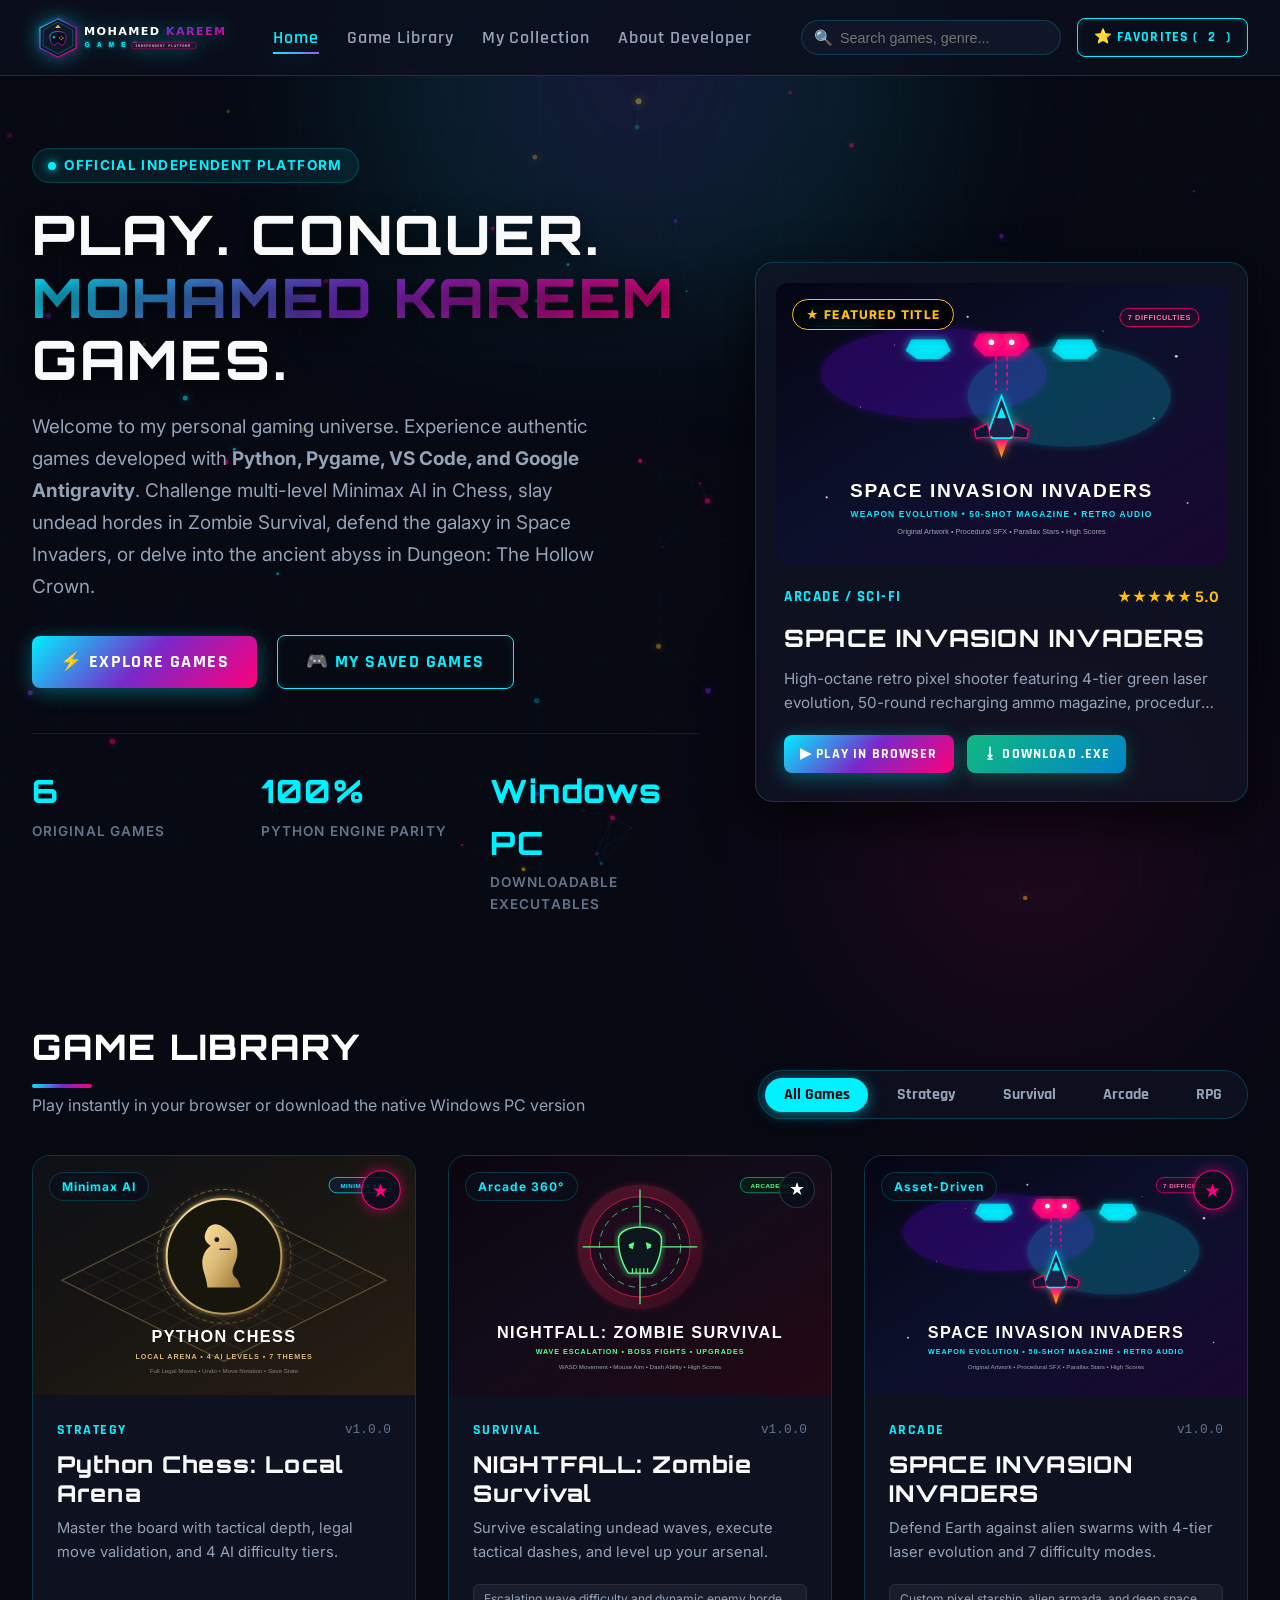
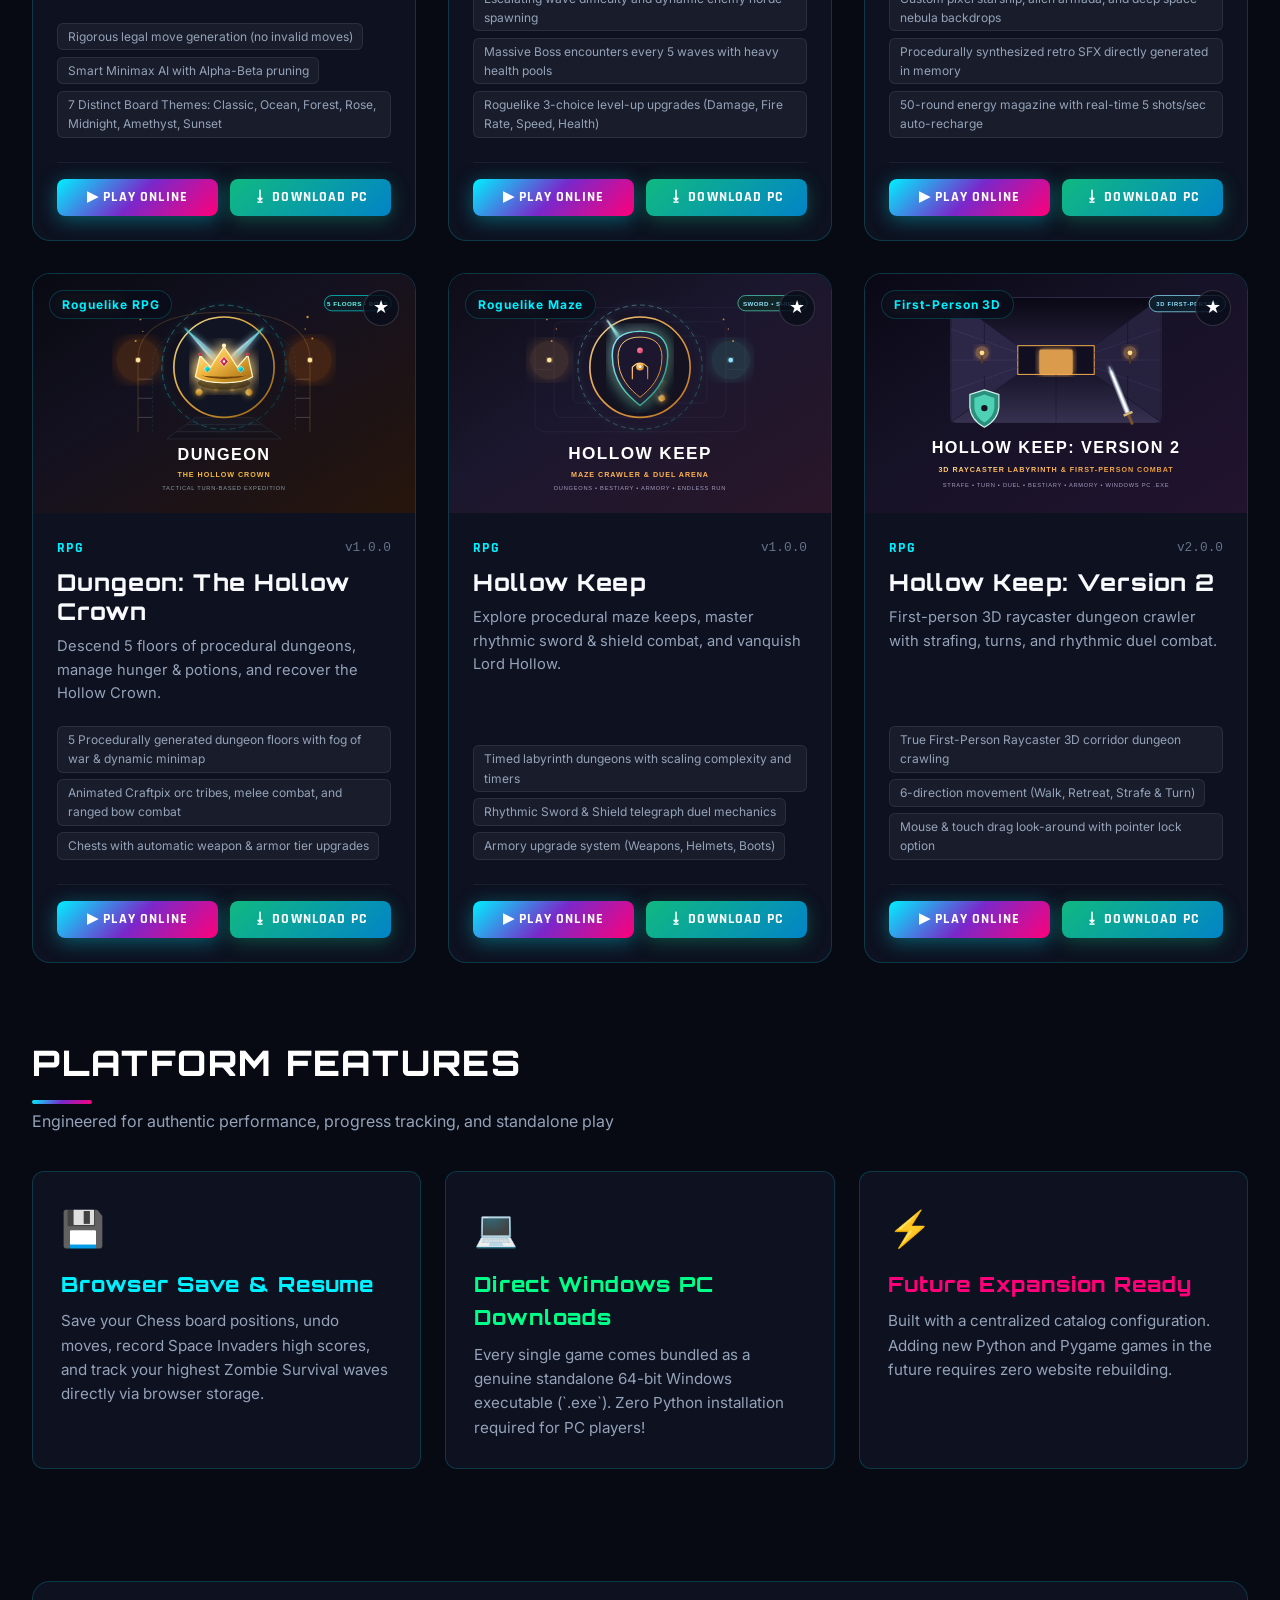
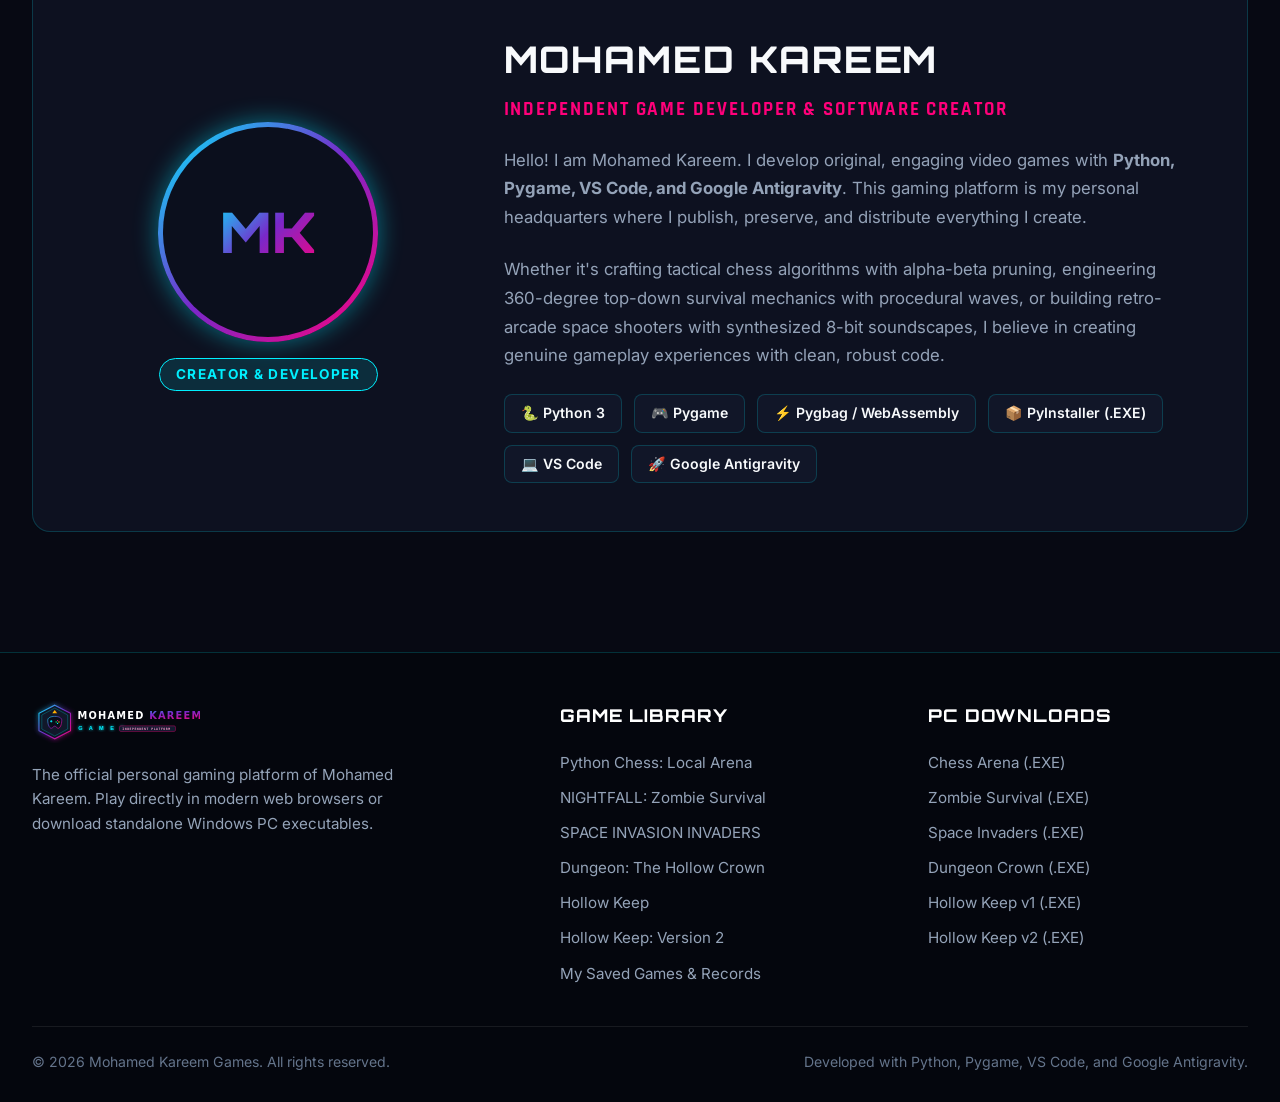
<file: index.html>
<!DOCTYPE html>
<html lang="en">
<head>
  <meta charset="UTF-8">
  <meta name="viewport" content="width=device-width, initial-scale=1.0">
  <title>MOHAMED KAREEM GAMES — Personal Gaming Platform</title>
  <meta name="description" content="Mohamed Kareem's personal gaming platform showcasing Chess, Zombie Survival, and Space Invaders built with Python and Pygame. Play online or download for Windows PC.">
  <link rel="icon" type="image/svg+xml" href="static/assets/logos/logo.svg">
  <link rel="stylesheet" href="static/css/main.css">
</head>
<body>

  <!-- Ambient Animated Background Particles & Glows -->
  <canvas id="ambient-canvas"></canvas>
  <div class="radial-glow-top"></div>
  <div class="radial-glow-bottom"></div>

  <!-- Main Navigation Bar -->
  <header>
    <nav class="navbar">
      <div class="nav-container">
        <a href="index.html" class="brand-link" aria-label="Mohamed Kareem Games Home">
          <img src="static/assets/logos/logo.svg" alt="Mohamed Kareem Games Logo" class="brand-logo-img">
        </a>

        <ul class="nav-links">
          <li><a href="index.html" class="nav-item active">Home</a></li>
          <li><a href="#games-section" class="nav-item">Game Library</a></li>
          <li><a href="library.html" class="nav-item">My Collection</a></li>
          <li><a href="#about-section" class="nav-item">About Developer</a></li>
        </ul>

        <div class="nav-actions">
          <div class="search-wrapper">
            <span class="search-icon">🔍</span>
            <input type="text" id="search-input" class="search-input" placeholder="Search games, genre..." autocomplete="off">
          </div>
          <a href="library.html" class="btn btn-outline btn-sm">⭐ Favorites (<span id="fav-count">0</span>)</a>
        </div>
      </div>
    </nav>
  </header>

  <!-- Hero Banner & Welcome Showcase -->
  <main>
    <section class="hero-section">
      <div class="hero-grid">
        <div class="hero-text-col">
          <div class="hero-badge">
            <span class="pulse-dot"></span>
            <span>OFFICIAL INDEPENDENT PLATFORM</span>
          </div>

          <h1 class="hero-title">
            PLAY. CONQUER. <br>
            <span class="text-gradient">MOHAMED KAREEM</span> GAMES.
          </h1>

          <p class="hero-desc">
            Welcome to my personal gaming universe. Experience authentic games developed with 
            <strong>Python, Pygame, VS Code, and Google Antigravity</strong>. Challenge multi-level Minimax AI in Chess, 
            slay undead hordes in Zombie Survival, defend the galaxy in Space Invaders, or delve into the ancient abyss in Dungeon: The Hollow Crown.
          </p>

          <div class="hero-cta-group">
            <a href="#games-section" class="btn btn-primary">⚡ Explore Games</a>
            <a href="library.html" class="btn btn-outline">🎮 My Saved Games</a>
          </div>

          <div class="hero-stats">
            <div class="stat-item">
              <h3>6</h3>
              <p>Original Games</p>
            </div>
            <div class="stat-item">
              <h3>100%</h3>
              <p>Python Engine Parity</p>
            </div>
            <div class="stat-item">
              <h3>Windows PC</h3>
              <p>Downloadable Executables</p>
            </div>
          </div>
        </div>

        <!-- Hero Spotlight: Featured Game -->
        <div class="hero-spotlight-col">
          <div class="hero-spotlight">
            <div class="spotlight-banner-wrapper">
              <img src="static/assets/thumbnails/space_thumb.svg" alt="Space Invasion Invaders" class="spotlight-img">
              <span class="spotlight-tag">★ FEATURED TITLE</span>
            </div>
            <div class="spotlight-content">
              <div class="spotlight-meta">
                <span class="spotlight-category">Arcade / Sci-Fi</span>
                <span class="spotlight-rating">★★★★★ 5.0</span>
              </div>
              <h2 class="spotlight-title">SPACE INVASION INVADERS</h2>
              <p class="spotlight-desc">
                High-octane retro pixel shooter featuring 4-tier green laser evolution, 50-round recharging ammo magazine, procedural 8-bit sound, and 7 hardcore difficulty modes.
              </p>
              <div class="spotlight-actions">
                <a href="games/space-invaders.html" class="btn btn-primary btn-sm">▶ Play in Browser</a>
                <a href="builds/SpaceInvasionInvaders-v1.0.exe" class="btn btn-download btn-sm" download>⭳ Download .EXE</a>
              </div>
            </div>
          </div>
        </div>
      </div>
    </section>

    <!-- Game Library Section with Filters -->
    <section class="section-wrapper" id="games-section">
      <div class="section-header">
        <div>
          <h2 class="section-title">GAME LIBRARY</h2>
          <p class="section-subtitle">Play instantly in your browser or download the native Windows PC version</p>
        </div>

        <!-- Category Filters -->
        <div class="category-filter">
          <button class="filter-btn active" data-category="All">All Games</button>
          <button class="filter-btn" data-category="Strategy">Strategy</button>
          <button class="filter-btn" data-category="Survival">Survival</button>
          <button class="filter-btn" data-category="Arcade">Arcade</button>
          <button class="filter-btn" data-category="RPG">RPG</button>
        </div>
      </div>

      <!-- Games Grid (Rendered dynamically from games-registry.js) -->
      <div class="games-grid" id="games-container">
        <!-- Rendered by app.js -->
      </div>
    </section>

    <!-- Platform Highlights Section -->
    <section class="section-wrapper" style="padding-top: 1rem;">
      <div class="section-header">
        <div>
          <h2 class="section-title">PLATFORM FEATURES</h2>
          <p class="section-subtitle">Engineered for authentic performance, progress tracking, and standalone play</p>
        </div>
      </div>

      <div style="display: grid; grid-template-columns: repeat(auto-fit, minmax(300px, 1fr)); gap: 1.5rem;">
        <div style="background: var(--bg-card); border: 1px solid var(--border-glass); border-radius: var(--radius-md); padding: 1.75rem;">
          <div style="font-size: 2.2rem; margin-bottom: 0.75rem;">💾</div>
          <h3 style="font-size: 1.3rem; margin-bottom: 0.5rem; color: var(--neon-cyan);">Browser Save & Resume</h3>
          <p style="color: var(--text-muted); font-size: 0.95rem;">
            Save your Chess board positions, undo moves, record Space Invaders high scores, and track your highest Zombie Survival waves directly via browser storage.
          </p>
        </div>

        <div style="background: var(--bg-card); border: 1px solid var(--border-glass); border-radius: var(--radius-md); padding: 1.75rem;">
          <div style="font-size: 2.2rem; margin-bottom: 0.75rem;">💻</div>
          <h3 style="font-size: 1.3rem; margin-bottom: 0.5rem; color: var(--neon-green);">Direct Windows PC Downloads</h3>
          <p style="color: var(--text-muted); font-size: 0.95rem;">
            Every single game comes bundled as a genuine standalone 64-bit Windows executable (`.exe`). Zero Python installation required for PC players!
          </p>
        </div>

        <div style="background: var(--bg-card); border: 1px solid var(--border-glass); border-radius: var(--radius-md); padding: 1.75rem;">
          <div style="font-size: 2.2rem; margin-bottom: 0.75rem;">⚡</div>
          <h3 style="font-size: 1.3rem; margin-bottom: 0.5rem; color: var(--neon-pink);">Future Expansion Ready</h3>
          <p style="color: var(--text-muted); font-size: 0.95rem;">
            Built with a centralized catalog configuration. Adding new Python and Pygame games in the future requires zero website rebuilding.
          </p>
        </div>
      </div>
    </section>

    <!-- About Mohamed Kareem Section -->
    <section class="section-wrapper" id="about-section">
      <div class="about-card">
        <div class="about-avatar-wrapper">
          <div class="avatar-hex">
            <div class="avatar-inner">
              <span class="avatar-initials">MK</span>
            </div>
          </div>
          <span class="dev-badge">CREATOR & DEVELOPER</span>
        </div>

        <div class="about-content">
          <h2 class="brand-font">MOHAMED KAREEM</h2>
          <p class="about-role">Independent Game Developer & Software Creator</p>
          <p class="about-text">
            Hello! I am Mohamed Kareem. I develop original, engaging video games with <strong>Python, Pygame, VS Code, and Google Antigravity</strong>. 
            This gaming platform is my personal headquarters where I publish, preserve, and distribute everything I create.
          </p>
          <p class="about-text">
            Whether it's crafting tactical chess algorithms with alpha-beta pruning, engineering 360-degree top-down survival mechanics with procedural waves, or building retro-arcade space shooters with synthesized 8-bit soundscapes, I believe in creating genuine gameplay experiences with clean, robust code.
          </p>

          <div class="tech-stack-list">
            <span class="tech-tag">🐍 Python 3</span>
            <span class="tech-tag">🎮 Pygame</span>
            <span class="tech-tag">⚡ Pygbag / WebAssembly</span>
            <span class="tech-tag">📦 PyInstaller (.EXE)</span>
            <span class="tech-tag">💻 VS Code</span>
            <span class="tech-tag">🚀 Google Antigravity</span>
          </div>
        </div>
      </div>
    </section>
  </main>

  <!-- Site Footer -->
  <footer class="site-footer">
    <div class="footer-container">
      <div class="footer-brand">
        <img src="static/assets/logos/logo.svg" alt="Mohamed Kareem Games" style="height: 42px;">
        <p>The official personal gaming platform of Mohamed Kareem. Play directly in modern web browsers or download standalone Windows PC executables.</p>
      </div>

      <div class="footer-col">
        <h4>Game Library</h4>
        <ul>
          <li><a href="games/chess.html">Python Chess: Local Arena</a></li>
          <li><a href="games/zombie.html">NIGHTFALL: Zombie Survival</a></li>
          <li><a href="games/space-invaders.html">SPACE INVASION INVADERS</a></li>
          <li><a href="games/dungeon.html">Dungeon: The Hollow Crown</a></li>
          <li><a href="games/hollow-keep.html">Hollow Keep</a></li>
          <li><a href="games/hollow-keep-v2.html">Hollow Keep: Version 2</a></li>
          <li><a href="library.html">My Saved Games & Records</a></li>
        </ul>
      </div>

      <div class="footer-col">
        <h4>PC Downloads</h4>
        <ul>
          <li><a href="builds/MohamedKareemChess-v1.0.exe" download>Chess Arena (.EXE)</a></li>
          <li><a href="builds/NightfallZombieSurvival-v1.0.exe" download>Zombie Survival (.EXE)</a></li>
          <li><a href="builds/SpaceInvasionInvaders-v1.0.exe" download>Space Invaders (.EXE)</a></li>
          <li><a href="builds/DungeonTheHollowCrown-v1.0.exe" download>Dungeon Crown (.EXE)</a></li>
          <li><a href="builds/HollowKeep-v1.0.exe" download>Hollow Keep v1 (.EXE)</a></li>
          <li><a href="builds/HollowKeep-v2.0.exe" download>Hollow Keep v2 (.EXE)</a></li>
        </ul>
      </div>
    </div>

    <div class="footer-bottom">
      <p>&copy; 2026 Mohamed Kareem Games. All rights reserved.</p>
      <p>Developed with Python, Pygame, VS Code, and Google Antigravity.</p>
    </div>
  </footer>

  <!-- Scripts -->
  <script src="static/js/games-registry.js?v=2.2"></script>
  <script src="static/js/storage.js?v=2.2"></script>
  <script src="static/js/app.js?v=2.2"></script>
</body>
</html>
</file>
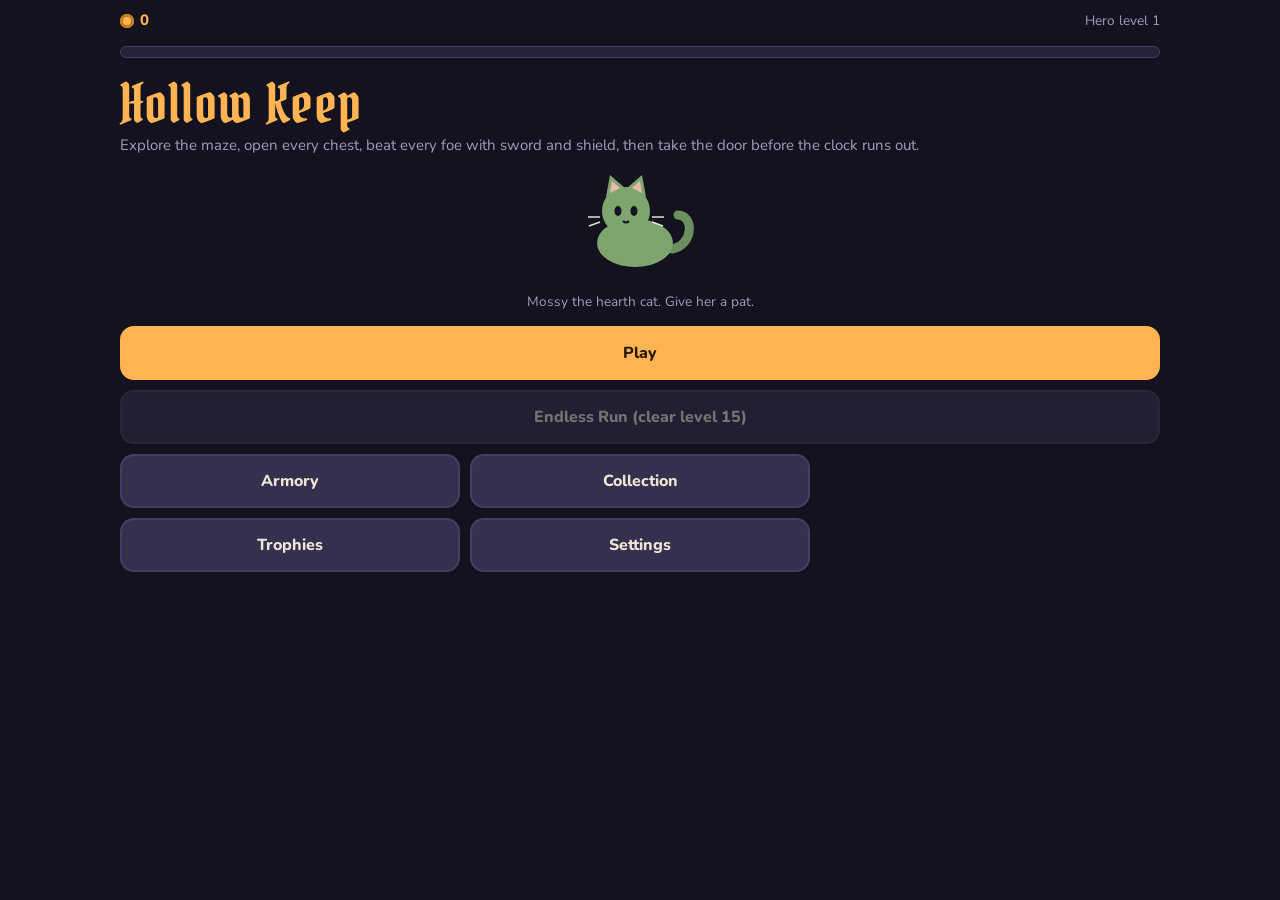
<file: games_source_copies/hollow_keep/index.html>
<!doctype html><html><head><meta charset=utf8><meta name=viewport content="width=device-width,initial-scale=1,viewport-fit=cover"><style>:root{color-scheme:light;box-sizing:border-box;padding-top:env(safe-area-inset-top,0px);padding-bottom:env(safe-area-inset-bottom,0px)}html{scroll-padding-top:env(safe-area-inset-top,0px)}body{margin:0;padding:0;font:14px -apple-system,BlinkMacSystemFont,sans-serif;background:#fff;color:#000}img{max-width:100%}[hidden]:not([hidden=until-found i]){display:none!important}</style></head><body>
<title>Hollow Keep</title>
<meta name="claude:viewport-fit-sides" content="cover">
<link rel="stylesheet" href="https://fonts.googleapis.com/css2?family=Nunito:wght@400;700;800&family=Pirata+One&display=swap">
<style>
/* Layout: one-column phone game. Top-down maze canvas, then D-pad on the left and Attack / Shield on the right. */
:root{
  --ink:#14121f; --stone:#262239; --stone2:#34304d; --line:#443e63;
  --bone:#ece6d6; --mute:#a29cbd;
  --amber:#ffb454; --teal:#4fd1b5; --rose:#ff6f8a; --ice:#8fe3ff;
  --display:'Pirata One','Georgia',serif; --body:'Nunito',system-ui,-apple-system,'Segoe UI',sans-serif;
  color-scheme:dark;
}
html,body{height:100%}
body{background:var(--ink);color:var(--bone);font-family:var(--body);font-size:15px;line-height:1.45;overflow-x:hidden;
  -webkit-user-select:none;user-select:none;-webkit-touch-callout:none;-webkit-tap-highlight-color:transparent}
#app{height:100%;max-width:480px;margin:0 auto;box-sizing:border-box;overflow-y:auto;overflow-x:hidden;position:relative;
  padding-block:10px;padding-left:max(16px,env(safe-area-inset-left,0px));padding-right:max(16px,env(safe-area-inset-right,0px))}
h1,h2,h3{font-family:var(--display);font-weight:400;margin:0;letter-spacing:.02em;text-wrap:balance}
h1{font-size:3.4rem;line-height:.95;color:var(--amber)}
h2{font-size:1.9rem;color:var(--bone)}
h3{font-size:1.25rem;color:var(--amber)}
p{margin:0}
.muted{color:var(--mute)}
.small{font-size:.85rem}
.screen{display:flex;flex-direction:column;gap:14px;min-height:100%}
.btn{font:800 1rem var(--body);color:var(--bone);background:var(--stone2);border:2px solid var(--line);border-radius:14px;padding:14px 16px;cursor:pointer;
  touch-action:manipulation;text-align:center}
.btn:active{transform:translateY(1px)}
.btn:focus-visible,.act:focus-visible,.ico:focus-visible,.dp:focus-visible{outline:3px solid var(--ice);outline-offset:2px}
.btn.primary{background:var(--amber);border-color:var(--amber);color:#2a1a05}
.btn.ghost{background:transparent}
.btn[disabled]{opacity:.45;cursor:default}
.btn.sm{padding:8px 12px;font-size:.9rem;border-radius:10px}
.stack{display:flex;flex-direction:column;gap:10px}
.row{display:flex;gap:10px;align-items:center}
.row.sb{justify-content:space-between}
.top{display:flex;align-items:center;justify-content:space-between;gap:10px}
.coins{display:inline-flex;align-items:center;gap:6px;font-weight:800;color:var(--amber);font-variant-numeric:tabular-nums}
.coins i{width:14px;height:14px;border-radius:50%;background:var(--amber);box-shadow:inset 0 0 0 3px #c47d1d;display:inline-block}
.ico{font:800 .95rem var(--body);color:var(--bone);background:var(--stone);border:2px solid var(--line);border-radius:12px;padding:8px 12px;cursor:pointer;touch-action:manipulation}
.bar{height:10px;background:var(--stone);border-radius:6px;overflow:hidden;border:1px solid var(--line)}
.bar>div{height:100%;background:var(--teal);width:0}
.card{background:var(--stone);border:1px solid var(--line);border-radius:16px;padding:14px;display:flex;flex-direction:column;gap:10px}
.grid{display:grid;gap:10px}
.g2{grid-template-columns:repeat(2,minmax(0,1fr))}
.g4{grid-template-columns:repeat(4,minmax(0,1fr))}
.g5{grid-template-columns:repeat(5,minmax(0,1fr))}

.hero{display:flex;flex-direction:column;gap:6px;padding-top:6px}
.cat{width:120px;align-self:center;cursor:pointer;touch-action:manipulation}
.heart{position:absolute;pointer-events:none;color:var(--rose);font-weight:800;animation:rise 900ms ease-out forwards}
@keyframes rise{from{opacity:1;transform:translateY(0)}to{opacity:0;transform:translateY(-46px)}}
.lvbtn{aspect-ratio:1;display:flex;flex-direction:column;align-items:center;justify-content:center;font-family:var(--display);font-size:1.6rem;padding:0;line-height:1}
.lvbtn small{font:700 .62rem var(--body);color:var(--mute);margin-top:2px}
.lvbtn.boss{border-color:var(--rose)}
.lvbtn.done{background:#2f3a3a;border-color:var(--teal)}
.lvbtn.lock{opacity:.35}

.item{display:grid;grid-template-columns:44px minmax(0,1fr) auto;gap:10px;align-items:center;background:var(--stone);border:1px solid var(--line);border-radius:14px;padding:10px}
.item.eq{border-color:var(--teal)}
.sw{width:44px;height:44px;border-radius:12px;display:flex;align-items:center;justify-content:center;font-family:var(--display);font-size:1.4rem;color:#17121f}
.relic{aspect-ratio:1;border-radius:14px;background:var(--stone);border:1px solid var(--line);display:flex;align-items:center;justify-content:center;font-family:var(--display);font-size:1.7rem;cursor:pointer}
.relic.lock{color:var(--line)}
.mon{background:var(--stone);border:1px solid var(--line);border-radius:14px;padding:8px;display:flex;flex-direction:column;align-items:center;gap:4px;cursor:pointer;text-align:center}
.mon canvas{width:84px;height:84px}
.trophy{display:flex;gap:12px;align-items:center;background:var(--stone);border:1px solid var(--line);border-radius:14px;padding:10px 12px}
.trophy.got{border-color:var(--amber)}
.trophy b{display:block}
.dot{width:14px;height:14px;border-radius:50%;border:2px solid var(--line);flex:none}
.trophy.got .dot{background:var(--amber);border-color:var(--amber)}
#detail{min-height:3.2em}

#game{height:100%;display:flex;flex-direction:column;gap:8px;position:relative}
.hud{display:flex;align-items:center;justify-content:space-between;gap:8px}
#lvlName{font-family:var(--display);font-size:1.35rem;color:var(--amber);text-align:center;flex:1;min-width:0;white-space:nowrap;overflow:hidden;text-overflow:ellipsis}
.timer{position:relative;height:22px;background:var(--stone);border:2px solid var(--line);border-radius:12px;overflow:hidden}
#tFill{position:absolute;inset:0 auto 0 0;width:100%;background:var(--teal);transition:background .15s}
#tFill.frozen{background:var(--ice)}
#tFill.low{background:var(--rose)}
#tNum{position:absolute;inset:0;display:flex;align-items:center;justify-content:center;font-weight:800;font-size:.8rem;color:#0c0a14;font-variant-numeric:tabular-nums}
#hint{text-align:center;color:var(--mute);font-size:.85rem;min-height:1.3em;white-space:nowrap;overflow:hidden;text-overflow:ellipsis}
.stage{flex:1;min-height:0;position:relative;border-radius:16px;overflow:hidden;border:2px solid var(--line);background:#14121f}
#cv{position:absolute;inset:0;width:100%;height:100%;display:block}
.ctl{display:flex;align-items:center;justify-content:space-between;gap:14px}
.dpad{display:grid;grid-template-columns:repeat(3,52px);grid-template-rows:repeat(3,52px);gap:4px;flex:none}
.dp{border:2px solid var(--line);border-radius:14px;background:var(--stone2);color:var(--bone);display:flex;align-items:center;justify-content:center;touch-action:none;cursor:pointer;padding:0}
.dp.on{background:var(--amber);color:#2a1a05;border-color:var(--amber)}
.dp svg{width:26px;height:26px}
.dp.up{grid-column:2;grid-row:1}.dp.lf{grid-column:1;grid-row:2}.dp.rt{grid-column:3;grid-row:2}.dp.dn{grid-column:2;grid-row:3}
.acts{display:flex;flex-direction:column;gap:10px;flex:1;min-width:0;max-width:200px}
.act{height:76px;border-radius:20px;border:0;display:flex;flex-direction:row;align-items:center;justify-content:center;gap:10px;
  font:800 1rem var(--body);color:#17121f;cursor:pointer;touch-action:none;box-shadow:0 5px 0 rgba(0,0,0,.35)}
.act:active{transform:translateY(3px);box-shadow:0 2px 0 rgba(0,0,0,.35)}
.act svg{width:34px;height:34px;flex:none}
.act.atk{background:var(--amber)} .act.blk{background:var(--teal)}
.ov{position:absolute;inset:0;background:rgba(14,12,22,.9);display:flex;align-items:center;justify-content:center;padding:16px;z-index:5;overflow-y:auto}
.ov .card{width:100%;max-width:380px;text-align:center}
.big{font-family:var(--display);font-size:2.2rem;line-height:1;color:var(--amber)}
.lootline{font-weight:800;color:var(--bone)}
#toast{position:fixed;left:50%;top:max(14px,env(safe-area-inset-top,0px));transform:translateX(-50%);background:var(--amber);color:#2a1a05;font-weight:800;
  padding:10px 16px;border-radius:12px;z-index:50;max-width:90vw;text-align:center}
@media (prefers-reduced-motion:reduce){.heart{animation:none;opacity:0}}

/* Laptop & Desktop Landscape Widescreen Mode */
@media (min-width: 768px) {
  #app {
    max-width: 100% !important;
    width: 100vw !important;
    height: 100vh !important;
    padding-inline: 24px;
    box-sizing: border-box;
  }
  .screen {
    max-width: 1040px;
    margin: 0 auto;
    width: 100%;
  }
  #menu .grid.g2 {
    grid-template-columns: repeat(3, minmax(0, 1fr));
  }
  #levels .grid.g5 {
    gap: 14px;
  }
  .lvbtn {
    font-size: 2.2rem;
    min-height: 80px;
  }
  .lvbtn small {
    font-size: 0.8rem;
  }
  #game {
    display: grid;
    grid-template-columns: 1fr 300px;
    grid-template-rows: auto auto auto 1fr;
    column-gap: 20px;
    row-gap: 8px;
    height: calc(100vh - 20px) !important;
    max-height: 100vh !important;
    align-content: stretch;
  }
  #game .hud {
    grid-column: 1 / 3;
    grid-row: 1;
  }
  #game .timer {
    grid-column: 1 / 3;
    grid-row: 2;
  }
  #game #hint {
    grid-column: 1 / 3;
    grid-row: 3;
    font-size: 0.95rem;
  }
  #game .stage {
    grid-column: 1;
    grid-row: 4;
    height: 100% !important;
    min-height: 0 !important;
  }
  #game .ctl {
    grid-column: 2;
    grid-row: 4;
    display: flex;
    flex-direction: column;
    justify-content: center;
    align-items: center;
    gap: 18px;
    background: var(--stone);
    border: 1px solid var(--line);
    border-radius: 16px;
    padding: 20px 16px;
    box-sizing: border-box;
    height: 100% !important;
  }
  #game .acts {
    width: 100%;
    max-width: 100%;
    gap: 12px;
  }
  #game .act {
    height: 64px;
    font-size: 1.05rem;
  }
  #game .dpad {
    transform: scale(1.1);
    margin: 8px 0;
  }
  .pc-guide-badge {
    display: flex !important;
  }
}
</style>

<div id="app">

<section id="menu" class="screen" hidden>
  <div class="top">
    <span class="coins"><i></i><span id="mCoins">0</span></span>
    <span class="small muted" id="mHero"></span>
  </div>
  <div class="bar" title="Hero experience"><div id="mXp"></div></div>
  <div class="hero">
    <h1>Hollow Keep</h1>
    <p class="muted">Explore the maze, open every chest, beat every foe with sword and shield, then take the door before the clock runs out.</p>
  </div>
  <div id="catWrap" style="position:relative;align-self:center">
    <svg class="cat" id="cat" viewBox="0 0 120 100" role="button" aria-label="Pet Mossy the hearth cat">
      <path d="M92 78c22-4 22-34 6-34" fill="none" stroke="#6b8f5e" stroke-width="9" stroke-linecap="round"/>
      <ellipse cx="55" cy="72" rx="38" ry="24" fill="#7fa56f"/>
      <circle cx="46" cy="40" r="24" fill="#7fa56f"/>
      <path d="M26 26l4-22 16 14zM66 26L62 4 46 18z" fill="#7fa56f"/>
      <path d="M30 22l2-12 8 7zM62 22l-2-12-8 7z" fill="#e9b9b0"/>
      <ellipse cx="38" cy="40" rx="3.5" ry="5" fill="#14121f"/><ellipse cx="54" cy="40" rx="3.5" ry="5" fill="#14121f"/>
      <path d="M43 50q3 3 6 0" stroke="#14121f" stroke-width="2" fill="none"/>
      <path d="M20 46h-12M20 51l-11 4M72 46h12M72 51l11 4" stroke="#d8e8cf" stroke-width="1.5"/>
    </svg>
  </div>
  <p class="small muted" style="text-align:center" id="catLine">Mossy the hearth cat. Give her a pat.</p>
  <div class="stack">
    <button class="btn primary" data-go="levels">Play</button>
    <button class="btn" id="bEndless" data-go="endless">Endless Run</button>
    <div class="grid g2">
      <button class="btn" data-go="armory">Armory</button>
      <button class="btn" data-go="coll">Collection</button>
    </div>
    <div class="grid g2">
      <button class="btn" data-go="trophies">Trophies</button>
      <button class="btn" data-go="settings">Settings</button>
    </div>
  </div>
</section>

<section id="levels" class="screen" hidden>
  <div class="top"><button class="ico" data-go="menu">‹ Back</button><span class="coins"><i></i><span class="cn">0</span></span></div>
  <h2>Choose a dungeon</h2>
  <p class="muted small">Level 1 gives you 3 minutes, level 2 gives 4, level 3 gives 5, and so on. Clear each dungeon to unlock the next.</p>
  <div class="grid g5" id="lvGrid"></div>
</section>

<section id="armory" class="screen" hidden>
  <div class="top"><button class="ico" data-go="menu">‹ Back</button><span class="coins"><i></i><span class="cn">0</span></span></div>
  <h2>Armory</h2>
  <div class="card" id="loadout"></div>
  <h3>Weapons</h3><div class="stack" id="lw"></div>
  <h3>Helmets</h3><div class="stack" id="lh"></div>
  <h3>Shoes</h3><div class="stack" id="ls"></div>
</section>

<section id="coll" class="screen" hidden>
  <div class="top"><button class="ico" data-go="menu">‹ Back</button><span class="small muted" id="collCount"></span></div>
  <h2>Collection</h2>
  <div class="card"><div id="detail" class="small">Tap an entry to read about it.</div></div>
  <h3>Bestiary</h3><div class="grid g2" id="bestiary"></div>
  <h3>Relic shelf</h3><div class="grid g4" id="shelf"></div>
</section>

<section id="trophies" class="screen" hidden>
  <div class="top"><button class="ico" data-go="menu">‹ Back</button><span class="small muted" id="trCount"></span></div>
  <h2>Trophies</h2>
  <div class="stack" id="trList"></div>
</section>

<section id="settings" class="screen" hidden>
  <div class="top"><button class="ico" data-go="menu">‹ Back</button></div>
  <h2>Settings</h2>
  <div class="stack">
    <button class="btn" id="bSound" data-go="sound">Sound: on</button>
    <button class="btn ghost" id="bReset" data-go="reset">Erase all progress</button>
  </div>
  <div class="card small muted">Progress saves in this browser on this device. Keyboard: arrow keys or W A S D to walk, J or Z to attack, K or X to shield.</div>
</section>

<section id="game" hidden>
  <div class="hud">
    <button class="ico" data-go="quit">‹ Leave</button>
    <div id="lvlName">Level 1</div>
    <span class="coins"><i></i><span class="cn">0</span></span>
  </div>
  <div class="timer"><div id="tFill"></div><div id="tNum">0:00</div></div>
  <div id="hint"></div>
  <div class="stage"><canvas id="cv"></canvas></div>
  <div class="ctl">
    <div class="dpad">
      <button class="dp up" data-dir="up" aria-label="Walk up"><svg viewBox="0 0 24 24"><path d="M12 5l8 12H4z" fill="currentColor"/></svg></button>
      <button class="dp lf" data-dir="left" aria-label="Walk left"><svg viewBox="0 0 24 24"><path d="M5 12l12-8v16z" fill="currentColor"/></svg></button>
      <button class="dp rt" data-dir="right" aria-label="Walk right"><svg viewBox="0 0 24 24"><path d="M19 12L7 4v16z" fill="currentColor"/></svg></button>
      <button class="dp dn" data-dir="down" aria-label="Walk down"><svg viewBox="0 0 24 24"><path d="M12 19L4 7h16z" fill="currentColor"/></svg></button>
    </div>
    <div class="acts">
      <button class="act atk" data-act="atk" aria-label="Attack">
        <svg viewBox="0 0 40 40"><path d="M8 32L30 10l2 2L10 34z" fill="#17121f"/><path d="M28 6l6 0 0 6-6-6z" fill="#17121f"/><path d="M6 30l4 4-5 3z" fill="#17121f"/></svg>Attack</button>
      <button class="act blk" data-act="blk" aria-label="Shield">
        <svg viewBox="0 0 40 40"><path d="M20 4l13 5v10c0 9-6 14-13 17C13 33 7 28 7 19V9z" fill="#17121f"/></svg>Shield</button>
    </div>
    <div class="pc-guide-badge" style="display:none; flex-direction:column; gap:4px; font-size:0.75rem; color:var(--mute); text-align:center; border-top:1px solid var(--line); padding-top:12px; width:100%;">
      <span><strong>[W][A][S][D]</strong> / <strong>[Arrows]</strong> Walk</span>
      <span><strong>[J]</strong> or <strong>[Space]</strong> Attack</span>
      <span><strong>[K]</strong> or <strong>[X]</strong> Shield Block</span>
    </div>
  </div>
  <div class="ov" id="ov" hidden></div>
</section>

</div>
<div id="toast" hidden></div>

<script>
(function(){
'use strict';
const $=s=>document.querySelector(s), $$=s=>Array.from(document.querySelectorAll(s));

/* ---------- data ---------- */
const MOVES={
  O:{act:'atk',col:'#ffb454',name:'Open'},
  S:{act:'blk',col:'#4fd1b5',name:'Strike'}
};
const ENEMIES={
  wisp:{n:'Marsh Wisp',pat:'OO',d:'A lost flame that drifts toward anyone holding a candle. Its glow flares right before it can be hit.'},
  imp:{n:'Pantry Imp',pat:'SO',d:'Steals crumbs and swings a wooden spoon. It always lunges first and leaves its chin open afterwards.'},
  bat:{n:'Rafter Bat',pat:'OSO',d:'Dives from the ceiling beams. Shield the dive and it hangs there, dazed.'},
  slime:{n:'Gutter Slime',pat:'SOO',d:'Smells like old soup. It needs two clean hits to pop.'},
  ghoul:{n:'Mire Ghoul',pat:'OSSO',d:'Shuffles in long loops and repeats itself exactly. Learn the loop once and it is easy.'},
  spider:{n:'Cellar Spider',pat:'SSO',d:'Skitters sideways, bites twice, then freezes in place for a moment.'},
  gargoyle:{n:'Stone Gargoyle',pat:'SSOO',d:'Pretends to be a statue. Two heavy swings, then it needs a breather.'},
  wraith:{n:'Veil Wraith',pat:'SOSO',d:'A cloak with nobody inside. It slips past your guard and lashes out.'},
  knight:{n:'Hollow Knight',pat:'SOOS',d:'Empty armour that still remembers its drills. Strict, tidy and predictable.'},
  hound:{n:'Cinder Hound',pat:'OSS',d:'A quick bite, then two heavy pounces. Its flaming mane lights the corridor.'},
  boss:{n:'Lord Hollow',pat:'SOSOSO',d:'Lantern-headed lord of the keep. Six moves, repeated twice, and the lantern never lies.'}
};
const LEVELS=[
 {e:['wisp'],cyc:1,note:'Press ATTACK when the target ring glows.'},
 {e:['wisp','imp'],cyc:1,note:'New: the Pantry Imp lunges. Raise your SHIELD against the burst, then hit back.'},
 {e:['imp','bat'],cyc:1,note:'New: the Rafter Bat dives. SHIELD the burst.'},
 {e:['slime','bat'],cyc:1,note:'New: the Gutter Slime takes two hits.'},
 {e:['slime','wisp','imp'],cyc:1,note:'A bigger keep with three kinds of foe.'},
 {e:['ghoul'],cyc:2,mem:1,note:'New: the Mire Ghoul repeats its moves, but the signs vanish after round one. Remember them.'},
 {e:['spider','imp'],cyc:2,mem:1,note:'New: the Cellar Spider. Signs vanish after round one.'},
 {e:['gargoyle','bat'],cyc:2,mem:1,note:'New: the Stone Gargoyle. Two swings, then a gap.'},
 {e:['spider','ghoul','imp'],cyc:1,note:'A crowd with no memory test. Move fast.'},
 {e:['wraith'],cyc:2,mem:1,note:'New: the Veil Wraith. Eight moves from memory.'},
 {e:['knight','gargoyle'],cyc:1,note:'New: the Hollow Knight. Long patterns, no second chances.'},
 {e:['hound','spider','bat'],cyc:1,note:'New: the Cinder Hound.'},
 {e:['knight','wraith'],cyc:2,mem:1,note:'Two big patterns, twice each. Memorise both.'},
 {e:['hound','knight','ghoul'],cyc:1,note:'Last warm-up before the lord.'},
 {e:['boss','wraith','knight'],cyc:2,mem:1,note:'Lord Hollow waits somewhere in this maze. Signs vanish after round one.'}
];
const GEAR={
 w:[['w0','Butter Knife',0,.6,0,'#c9c3b0','Barely a weapon.'],['w1','Frying Pan',60,.9,.05,'#8f98ad','Heavy and warm.'],
    ['w2','Garden Rake',140,1.1,.10,'#a8743d','Great reach.'],['w3','Moonlit Mop',300,1.4,.15,'#8fe3ff','Cleans up in more ways than one.'],
    ['w4','Glass Cleaver',600,1.8,.25,'#d8b4ff','Rings like a bell when it lands.']],
 h:[['h0','Bare Head',0,0,0,'#6b4a2b','Brave, not smart.'],['h1','Soup Pot',50,.10,0,'#a3a8b8','Still smells of leeks.'],
    ['h2','Feathered Cap',130,.18,0,'#ff9db0','Fashionable and light.'],['h3','Knight Bucket',280,.26,0,'#7e889e','Dented in all the right places.'],
    ['h4','Crown of Spoons',560,.35,0,'#ffd166','Clinks when you nod.']],
 s:[['s0','Wool Socks',0,0,0,'#d8d2c0','Quiet at least.'],['s1','Slippers',50,10,0,'#b184d8','Soft and speedy.'],
    ['s2','Wooden Clogs',130,20,0,'#a8743d','Loud, but they last.'],['s3','Runner Boots',280,30,0,'#4fd1b5','Built for corridors.'],
    ['s4','Winged Sandals',560,45,0,'#ffb454','Ankles may flutter.']]
};
const RELICS=[
 ['r0','Cracked Compass','Points at the nearest chest, mostly.','C'],['r1','Moth Lantern','Moths still circle it.','L'],
 ['r2','Hourglass Shard','Time leaks out of one corner.','H'],['r3','Tin Crown','Too small for any king.','T'],
 ['r4','Ghost Whistle','You cannot hear it. Everything else can.','W'],['r5','Brass Key','Fits no lock in the keep.','K'],
 ['r6','Old Boot','Someone left in a hurry.','B'],['r7','Candle Stub','Burned for a whole century.','S'],
 ['r8','Raven Feather','Ink still wet on the tip.','F'],['r9','Pocket Moon','A very small, very round rock.','M'],
 ['r10','Spoon of Plenty','Never empty, never useful.','P'],['r11','Map Fragment','Shows a corner of the keep that is not there.','G']
];
const ACH=[
 ['first','First Steps','Clear level 1',s=>s.best>=1],['half','Halfway Home','Clear level 8',s=>s.best>=8],
 ['king','Hollow Dethroned','Clear level 15',s=>s.best>=15],['endless','No End in Sight','Unlock Endless Run',s=>s.endless],
 ['mag','Magpie','Find 6 relics',s=>s.relics.length>=6],['cur','Curator','Find all 12 relics',s=>s.relics.length>=12],
 ['ret','Retreat Artist','Leave a run early',s=>s.retreats>=1],['cat','Hearth Friend','Pet Mossy 50 times',s=>s.pets>=50],
 ['page','Page Turner','Read 20 bestiary entries',s=>s.pages>=20],['rich','Penny Pincher','Hold 500 coins',s=>s.coins>=500]
];

/* ---------- save ---------- */
const KEY='hollowkeep.v1';
const DEF={coins:0,xp:0,hl:1,best:0,endless:false,endlessBest:0,own:{w:['w0'],h:['h0'],s:['s0']},eq:{w:'w0',h:'h0',s:'s0'},
  relics:[],seen:[],ach:[],pets:0,pages:0,retreats:0,sound:true};
let S;
function load(){
  S=JSON.parse(JSON.stringify(DEF));
  try{const r=localStorage.getItem(KEY); if(r){Object.assign(S,JSON.parse(r));}}catch(e){}
}
function save(){try{localStorage.setItem(KEY,JSON.stringify(S))}catch(e){}}
const need=hl=>30+20*hl;
const gear=(k,id)=>GEAR[k].find(g=>g[0]===id);
const eqW=()=>gear('w',S.eq.w), eqH=()=>gear('h',S.eq.h), eqS=()=>gear('s',S.eq.s);
const PEN=6; // seconds lost on a wrong press

/* ---------- sound ---------- */
let AC=null;
function tone(f,d,type,v,to){
  if(!S.sound)return;
  try{
    AC=AC||new (window.AudioContext||window.webkitAudioContext)();
    const o=AC.createOscillator(),g=AC.createGain(),t=AC.currentTime;
    o.type=type||'square';o.frequency.setValueAtTime(f,t);
    if(to)o.frequency.exponentialRampToValueAtTime(to,t+d);
    g.gain.setValueAtTime(v||.05,t);g.gain.exponentialRampToValueAtTime(.0001,t+d);
    o.connect(g);g.connect(AC.destination);o.start(t);o.stop(t+d);
  }catch(e){}
}

/* ---------- ui helpers ---------- */
let toastT=0;
function toast(msg){const t=$('#toast');t.textContent=msg;t.hidden=false;clearTimeout(toastT);toastT=setTimeout(()=>{t.hidden=true},2400);}
function checkAch(){
  ACH.forEach(a=>{if(!S.ach.includes(a[0])&&a[3](S)){S.ach.push(a[0]);toast('Trophy: '+a[1]);tone(660,.25,'triangle',.06,990);}});
}
function setCoins(){$$('.cn').forEach(e=>e.textContent=S.coins);const m=$('#mCoins');if(m)m.textContent=S.coins;}
function show(id){
  ['menu','levels','armory','coll','trophies','settings','game'].forEach(s=>{$('#'+s).hidden=(s!==id)});
  $('#app').scrollTop=0;setCoins();
}
function ov(html){const o=$('#ov');o.innerHTML=html;o.hidden=false;}
function ovOff(){$('#ov').hidden=true;}
const fmt=s=>{s=Math.max(0,Math.ceil(s));return Math.floor(s/60)+':'+String(s%60).padStart(2,'0');};

/* ---------- sprites (original designs, unit space about 100 tall) ---------- */
function E(c,x,y,rx,ry){c.beginPath();c.ellipse(x,y,rx,ry,0,0,7);c.fill();}
function T(c,a,b,d,e,f,g){c.beginPath();c.moveTo(a,b);c.lineTo(d,e);c.lineTo(f,g);c.closePath();c.fill();}
const SP={
 wisp(c,t){
  const g=c.createRadialGradient(0,0,4,0,0,54);g.addColorStop(0,'rgba(220,250,255,.95)');g.addColorStop(1,'rgba(90,200,255,0)');
  c.fillStyle=g;c.beginPath();c.arc(0,0,54,0,7);c.fill();
  const f=Math.sin(t*7)*3;c.fillStyle='#7fe6ff';c.beginPath();c.moveTo(0,-46+f);c.bezierCurveTo(32,-8,34,22,0,38);c.bezierCurveTo(-34,22,-32,-8,0,-46+f);c.fill();
  c.fillStyle='#14121f';E(c,-10,2,5,7);E(c,10,2,5,7);
 },
 imp(c,t){
  c.fillStyle='#d9483b';E(c,0,14,26,30);E(c,0,-20,20,19);
  c.fillStyle='#f2d6a2';T(c,-16,-34,-10,-54,-3,-36);T(c,16,-34,10,-54,3,-36);
  c.fillStyle='#ffe066';E(c,-7,-22,4.5,5);E(c,7,-22,4.5,5);c.fillStyle='#14121f';E(c,-7,-21,1.6,3);E(c,7,-21,1.6,3);
  c.strokeStyle='#14121f';c.lineWidth=3;c.beginPath();c.arc(0,-15,8,.25,Math.PI-.25);c.stroke();
  c.strokeStyle='#c8955a';c.lineWidth=5;c.beginPath();c.moveTo(24,10);c.lineTo(42,-16+Math.sin(t*6)*5);c.stroke();
  c.fillStyle='#c8955a';E(c,42,-22+Math.sin(t*6)*5,8,10);
 },
 bat(c,t){
  const f=Math.sin(t*9);c.fillStyle='#5c4fc9';
  for(const s of[-1,1]){c.save();c.scale(s,1);c.beginPath();c.moveTo(8,-6);c.quadraticCurveTo(50,-36-f*14,58,6+f*8);c.lineTo(42,0);c.lineTo(32,16);c.lineTo(21,6);c.lineTo(10,18);c.closePath();c.fill();c.restore();}
  c.fillStyle='#3b3290';E(c,0,2,15,22);T(c,-12,-14,-9,-32,-2,-18);T(c,12,-14,9,-32,2,-18);
  c.fillStyle='#ffe066';E(c,-5,-4,3,4);E(c,5,-4,3,4);c.fillStyle='#fff';T(c,-4,8,-2,15,0,8);T(c,4,8,2,15,0,8);
 },
 slime(c,t){
  const q=Math.sin(t*4)*3;c.fillStyle='#4fd98a';
  c.beginPath();c.ellipse(0,20,44+q,26-q,0,0,7);c.fill();c.beginPath();c.ellipse(0,20,34,40-q,0,Math.PI,0);c.fill();
  c.fillStyle='rgba(255,255,255,.35)';E(c,-14,-8,7,11);c.fillStyle='#fff';E(c,-11,6,8,9);E(c,11,6,8,9);c.fillStyle='#14121f';E(c,-9,7,3.5,5);E(c,13,7,3.5,5);
 },
 ghoul(c,t){
  c.fillStyle='#3d4a3a';c.beginPath();c.moveTo(-36,46);c.quadraticCurveTo(-32,-22,0,-48);c.quadraticCurveTo(32,-22,36,46);c.closePath();c.fill();
  c.fillStyle='#0e0d14';E(c,0,-20,15,18);c.fillStyle='#b7ff6a';E(c,-6,-21,2.8,3.6);E(c,6,-21,2.8,3.6);
  c.strokeStyle='#566a4f';c.lineWidth=6;c.lineCap='round';
  for(const s of[-1,1]){c.beginPath();c.moveTo(s*28,0);c.lineTo(s*46,24+Math.sin(t*3+s)*5);c.stroke();}
 },
 spider(c,t){
  c.strokeStyle='#2d2438';c.lineWidth=4;c.lineCap='round';
  for(let i=0;i<4;i++)for(const s of[-1,1]){const y=-8+i*9,a=Math.sin(t*8+i)*4;c.beginPath();c.moveTo(s*10,y);c.lineTo(s*(32+i*2),y-14+a);c.lineTo(s*46,y+14+a);c.stroke();}
  c.fillStyle='#4a3a5e';E(c,0,8,22,19);E(c,0,-14,12,10);c.fillStyle='#ff4d6d';E(c,-5,-16,2.6,2.6);E(c,5,-16,2.6,2.6);E(c,-9,-11,1.8,1.8);E(c,9,-11,1.8,1.8);
  c.fillStyle='#e9e4d4';T(c,-4,-8,-2,-1,0,-8);T(c,4,-8,2,-1,0,-8);
 },
 gargoyle(c,t){
  c.fillStyle='#6e7387';T(c,-8,-10,-54,-40,-46,12);T(c,8,-10,54,-40,46,12);
  c.fillStyle='#8a8fa3';E(c,0,12,24,32);E(c,0,-24,19,17);T(c,-14,-34,-18,-54,-5,-38);T(c,14,-34,18,-54,5,-38);
  c.fillStyle='#ffb454';E(c,-7,-25,4,3.5);E(c,7,-25,4,3.5);c.fillStyle='#fff';T(c,-7,-15,-4,-8,-1,-15);T(c,7,-15,4,-8,1,-15);
  c.fillStyle='#6e7387';E(c,-26,22+Math.sin(t*2)*2,7,12);E(c,26,22+Math.sin(t*2)*2,7,12);
 },
 wraith(c,t){
  c.fillStyle='#2c3a58';c.beginPath();c.moveTo(-30,-10);c.quadraticCurveTo(-34,-48,0,-52);c.quadraticCurveTo(34,-48,30,-10);
  for(let x=32;x>=-32;x-=8)c.lineTo(x,44+Math.sin(t*5+x/6)*7);c.closePath();c.fill();
  c.fillStyle='#0b0a12';E(c,0,-24,15,17);c.fillStyle='#7ff0ff';E(c,-6,-26,3.4,5);E(c,6,-26,3.4,5);
 },
 knight(c,t){
  c.fillStyle='#9aa3b8';c.fillRect(-26,-6,52,50);c.fillStyle='#b9c1d4';c.fillRect(-18,-48,36,42);
  c.fillStyle='#14121f';c.fillRect(-12,-30,24,5);c.fillStyle='#d9483b';E(c,0,-52,6,12+Math.sin(t*4)*2);
  c.fillStyle='#7e889e';E(c,-30,-4,10,9);E(c,30,-4,10,9);
  c.strokeStyle='#e8ecf5';c.lineWidth=5;c.beginPath();c.moveTo(38,40);c.lineTo(38,-34);c.stroke();
 },
 hound(c,t){
  c.fillStyle='#ff9a3c';for(let i=0;i<5;i++)T(c,-30+i*12,-4,-24+i*12,-28-Math.sin(t*8+i)*6,-18+i*12,-4);
  c.fillStyle='#7a3b2b';E(c,-4,16,34,20);E(c,30,-4,15,14);c.fillRect(32,-2,20,10);
  c.fillRect(-28,28,9,20);c.fillRect(14,28,9,20);T(c,22,-16,26,-34,34,-16);
  c.fillStyle='#ffd166';E(c,32,-6,3,3.4);c.fillStyle='#14121f';E(c,52,3,3,3);
  c.fillStyle='#ff9a3c';T(c,-36,10,-58,-6-Math.sin(t*7)*6,-36,26);
 },
 boss(c,t){
  c.fillStyle='#241a3a';c.beginPath();c.moveTo(-40,48);c.lineTo(-22,-22);c.quadraticCurveTo(0,-34,22,-22);c.lineTo(40,48);c.closePath();c.fill();
  c.strokeStyle='#e0b24c';c.lineWidth=3;c.beginPath();c.moveTo(-38,46);c.lineTo(38,46);c.moveTo(0,-20);c.lineTo(0,46);c.stroke();
  const g=c.createRadialGradient(0,-40,4,0,-40,36);g.addColorStop(0,'rgba(255,214,120,.9)');g.addColorStop(1,'rgba(255,180,84,0)');
  c.fillStyle=g;c.beginPath();c.arc(0,-40,36,0,7);c.fill();
  c.fillStyle='#ffcf70';c.fillRect(-12,-54,24,26);c.strokeStyle='#5a3b10';c.lineWidth=3;c.strokeRect(-12,-54,24,26);
  c.fillStyle='#14121f';c.fillRect(-7,-44,5,6);c.fillRect(2,-44,5,6);
  c.fillStyle='#e0b24c';for(let i=-2;i<=2;i++)T(c,i*6-3,-54,i*6,-66-(i%2?0:5),i*6+3,-54);
  c.fillStyle='#ffcf70';E(c,-38,6+Math.sin(t*3)*3,7,7);E(c,38,6+Math.sin(t*3+1)*3,7,7);
 }
};

/* ---------- game state ---------- */
const cv=$('#cv'),c=cv.getContext('2d');
let G=null,last=0;
const TS=40;
const DIRS={up:[0,-1],down:[0,1],left:[-1,0],right:[1,0]};
const shuffle=a=>{for(let i=a.length-1;i>0;i--){const j=Math.floor(Math.random()*(i+1));[a[i],a[j]]=[a[j],a[i]];}return a;};

function genMap(lv,def){
  const cells=Math.min(13,5+Math.ceil(lv/2)),w=cells*2+1,g=new Uint8Array(w*w).fill(1);
  const vis=new Uint8Array(cells*cells),st=[[0,0]];vis[0]=1;g[w+1]=0;
  while(st.length){
    const [cx,cy]=st[st.length-1];
    const nb=[[1,0],[-1,0],[0,1],[0,-1]].map(d=>[cx+d[0],cy+d[1],d]).filter(n=>n[0]>=0&&n[1]>=0&&n[0]<cells&&n[1]<cells&&!vis[n[1]*cells+n[0]]);
    if(!nb.length){st.pop();continue;}
    const n=nb[Math.floor(Math.random()*nb.length)];vis[n[1]*cells+n[0]]=1;
    g[(2*cy+1+n[2][1])*w+(2*cx+1+n[2][0])]=0;g[(2*n[1]+1)*w+(2*n[0]+1)]=0;st.push([n[0],n[1]]);
  }
  let tries=cells*6,opened=0;
  while(tries-->0&&opened<cells){
    const x=1+Math.floor(Math.random()*(w-2)),y=1+Math.floor(Math.random()*(w-2));
    if(g[y*w+x]===1&&((g[y*w+x-1]===0&&g[y*w+x+1]===0)||(g[(y-1)*w+x]===0&&g[(y+1)*w+x]===0))){g[y*w+x]=0;opened++;}
  }
  const dist=new Int16Array(w*w).fill(-1),q=[w+1];dist[w+1]=0;
  for(let qi=0;qi<q.length;qi++){
    const p=q[qi];
    for(const d of[1,-1,w,-w]){const n=p+d;if(g[n]===0&&dist[n]<0){dist[n]=dist[p]+1;q.push(n);}}
  }
  const floors=q.slice(),doorI=floors[floors.length-1];
  const deg=i=>[1,-1,w,-w].filter(d=>g[i+d]===0).length;
  const used=new Set([w+1,doorI]);
  const dead=shuffle(floors.filter(i=>deg(i)===1&&dist[i]>=4&&!used.has(i)));
  const nC=Math.min(5,2+Math.floor(lv/4)),nE=Math.min(10,2+Math.floor(lv/2));
  const ents=[{t:'door',x:doorI%w,y:Math.floor(doorI/w)}];
  const chestSpots=[];
  for(const i of dead){if(chestSpots.length>=nC)break;chestSpots.push(i);used.add(i);}
  const others=shuffle(floors.filter(i=>dist[i]>=4&&!used.has(i)));
  while(chestSpots.length<nC&&others.length){const i=others.pop();chestSpots.push(i);used.add(i);}
  chestSpots.forEach(i=>ents.push({t:'chest',x:i%w,y:Math.floor(i/w),open:false}));
  const eSpots=shuffle(floors.filter(i=>dist[i]>=5&&!used.has(i)&&deg(i)===2));
  const ids=def.e.slice();
  for(let k=0;k<nE&&eSpots.length;k++){const i=eSpots.pop();used.add(i);ents.push({t:'enemy',x:i%w,y:Math.floor(i/w),id:ids[k%ids.length],alive:true,ph:Math.random()*6});}
  return {w,g,ents};
}
function genStage(n){
  const pool=Object.keys(ENEMIES).filter(k=>k!=='boss'),e=[];
  for(let i=0;i<3;i++)e.push(pool[Math.floor(Math.random()*pool.length)]);
  return {e,cyc:n>=4?2:1,mem:n>=3?1:0};
}
function reveal(){
  const M=G.map,P=G.P;
  for(let dy=-3;dy<=3;dy++)for(let dx=-3;dx<=3;dx++){
    if(dx*dx+dy*dy>10)continue;const x=P.x+dx,y=P.y+dy;
    if(x>=0&&y>=0&&x<M.w&&y<M.w)G.explored[y*M.w+x]=1;
  }
}
function buildLevel(def,lv,timeMax){
  G.def=def;G.lv=lv;G.map=genMap(lv,def);G.ents=G.map.ents;
  G.nC=G.ents.filter(e=>e.t==='chest').length;G.nE=G.ents.filter(e=>e.t==='enemy').length;
  G.P={x:1,y:1,fx:1,fy:1,tx:1,ty:1,t:1,moving:false,dir:1};
  G.explored=new Uint8Array(G.map.w*G.map.w);reveal();
  G.timeMax=timeMax;G.time=timeMax;G.stall=0;G.held=[];G.F=null;G.wrongT=9;G.bump=0;G.msg='';G.msgT=0;G.found=0;G.kills=0;G.combo=0;
  $$('.dp').forEach(b=>b.classList.remove('on'));
  setTimer();
}
const levelSecs=lv=>(lv+2)*60+eqS()[3]+S.hl*2;
function startLevel(n){
  G={mode:'story',level:n,state:'ready',stage:0,earned:0};
  buildLevel(LEVELS[n-1],n,levelSecs(n));
  $('#lvlName').textContent='Level '+n;
  show('game');
  const def=LEVELS[n-1];
  ov(`<div class="card"><h2>Level ${n}</h2><p class="lootline">Time: ${fmt(G.timeMax)}</p>
  <p class="muted small">${def.e.map(id=>ENEMIES[id].n).join(', ')}</p><p>${def.note}</p>
  <p class="small muted">Walk the maze, open all ${G.nC} chests, beat all ${G.nE} foes. The door opens last.</p>
  <button class="btn primary" data-go="begin">Start</button><button class="btn ghost" data-go="levels">Back</button></div>`);
}
function endlessSecs(stage){return (3+Math.min(stage,7))*60+eqS()[3]+S.hl*2;}
function startEndless(){
  G={mode:'endless',level:1,state:'ready',stage:0,earned:0};
  buildLevel(genStage(0),1,endlessSecs(0));
  $('#lvlName').textContent='Endless Run';
  show('game');
  ov(`<div class="card"><h2>Endless Run</h2><p>Clear one dungeon after another. Each one is bigger and gives a little more time.</p>
  <p class="muted">Best: ${S.endlessBest} dungeons</p><button class="btn primary" data-go="begin">Start</button><button class="btn ghost" data-go="menu">Back</button></div>`);
}
const remaining=()=>({c:G.ents.filter(e=>e.t==='chest'&&!e.open).length,e:G.ents.filter(e=>e.t==='enemy'&&e.alive).length});

function setTimer(){
  if(!G)return;
  const p=Math.max(0,G.time/G.timeMax),f=$('#tFill');
  f.style.width=(p*100)+'%';
  f.className=G.stall>0?'frozen':(p<.2?'low':'');
  $('#tNum').textContent=fmt(G.time)+(G.stall>0?' · frozen':'');
}
let lastHint='';
function setHint(){
  if(!G||!G.map)return;let s;
  if(G.state==='fight'&&G.F){
    const F=G.F,st=F.steps[Math.min(F.i,F.steps.length-1)];
    s=`${ENEMIES[F.id].n} · move ${Math.min(F.i+1,F.steps.length)}/${F.steps.length}`+(G.def.mem?(st.c===0?' · memorise':' · from memory'):'');
  }else if(G.msgT>0)s=G.msg;
  else{const r=remaining();s=`Chests ${G.found}/${G.nC} · Foes ${G.kills}/${G.nE} · Door ${r.c+r.e?'sealed':'open'}`;}
  if(s!==lastHint){lastHint=s;$('#hint').textContent=s;}
}

/* movement */
const entAt=(x,y)=>G.ents.find(e=>e.x===x&&e.y===y&&!(e.t==='enemy'&&!e.alive)&&!(e.t==='chest'&&e.open));
function tryMove(d){
  const [dx,dy]=DIRS[d],P=G.P,M=G.map;if(dx)P.dir=dx;
  const nx=P.x+dx,ny=P.y+dy;
  if(M.g[ny*M.w+nx]){if(G.bump<=0){G.bump=.18;tone(90,.05,'square',.03);}return;}
  const e=entAt(nx,ny);
  if(e){
    if(e.t==='enemy'){startFight(e);return;}
    if(e.t==='chest'){openChest(e);return;}
    if(e.t==='door'){doorTry();return;}
  }
  P.fx=P.x;P.fy=P.y;P.tx=nx;P.ty=ny;P.t=0;P.moving=true;
}
function startFight(e){
  const steps=[],p=ENEMIES[e.id].pat;
  for(let cy=0;cy<G.def.cyc;cy++)for(let i=0;i<p.length;i++)steps.push({m:p[i],c:cy});
  G.F={e,id:e.id,steps,i:0,inT:0,end:null,fx:'',hitT:9};
  G.held=[];$$('.dp').forEach(b=>b.classList.remove('on'));G.state='fight';tone(260,.2,'sawtooth',.05,180);
}
function act(a){
  if(!G||$('#game').hidden||!$('#ov').hidden||G.state!=='fight'||!G.F||G.F.end)return;
  const F=G.F,st=F.steps[F.i];
  if(MOVES[st.m].act===a)good(a);else bad();
}
function good(a){
  const F=G.F;F.i++;G.combo++;F.hitT=0;F.fx=a;
  if(a==='atk')G.stall=eqW()[3];
  tone(480+Math.min(G.combo,12)*35,.09,'square',.05);
  if(F.i>=F.steps.length){F.end={t:0};F.e.alive=false;G.kills++;markSeen(F.id);tone(200,.25,'triangle',.07,520);}
}
function bad(){
  G.combo=0;G.wrongT=0;G.time-=PEN*(1-eqH()[3]);tone(130,.22,'sawtooth',.07,70);
  if(G.time<=0){G.time=0;lose();}setTimer();
}
function markSeen(id){if(!S.seen.includes(id)){S.seen.push(id);save();}}
const TIERS=[['#a8743d','Wooden chest'],['#b8c0d0','Silver chest'],['#f2c14e','Golden chest']];
function openChest(e){
  e.open=true;G.found++;G.held=[];$$('.dp').forEach(b=>b.classList.remove('on'));
  const base=G.lv>=10?2:G.lv>=5?1:0,t=Math.min(2,base+(Math.random()<.2?1:0));
  const r=Math.random(),unRel=RELICS.filter(x=>!S.relics.includes(x[0]));
  const unGear=[];['w','h','s'].forEach(k=>GEAR[k].forEach(g=>{if(g[2]>0&&!S.own[k].includes(g[0]))unGear.push([k,g]);}));
  let line;
  if(r<.12+t*.1&&unRel.length){const x=unRel[Math.floor(Math.random()*unRel.length)];S.relics.push(x[0]);line=`Relic found: ${x[1]}`;}
  else if(r<.3+t*.15&&unGear.length){const x=unGear[Math.floor(Math.random()*unGear.length)];S.own[x[0]].push(x[1][0]);line=`New gear: ${x[1][1]}`;}
  else{const n=15*(t+1)+Math.floor(Math.random()*25);S.coins+=n;G.earned+=n;line=`${n} coins`;}
  checkAch();save();setCoins();tone(520,.3,'triangle',.07,1040);
  G.state='modal';
  const rm=remaining();
  ov(`<div class="card"><h2>${TIERS[t][1]}</h2><p class="lootline" style="color:var(--amber)">${line}</p>
  <p class="muted small">${rm.c} chests and ${rm.e} foes left before the door opens.</p><button class="btn primary" data-go="resume">Keep exploring</button></div>`);
}
function doorTry(){
  const r=remaining();
  if(r.c+r.e>0){G.msg=`Door sealed: ${r.c} chests and ${r.e} foes left`;G.msgT=2.5;G.bump=.3;tone(100,.12,'sawtooth',.05);return;}
  winLevel();
}
function lose(){
  if(G.state==='lose')return;
  G.loseFrom=G.state==='modal'?'explore':G.state;G.state='lose';G.held=[];tone(220,.5,'sawtooth',.07,60);
  if(G.mode==='endless'){
    if(G.stage>S.endlessBest)S.endlessBest=G.stage;save();
    ov(`<div class="card"><h2>Time ran out</h2><p class="big">${G.stage} dungeons</p><p class="muted">Best: ${S.endlessBest} · Coins earned: ${G.earned}</p>
    <button class="btn primary" data-go="endless">Run again</button><button class="btn ghost" data-go="menu">Menu</button></div>`);
  }else{
    ov(`<div class="card"><h2>Time ran out</h2><p class="muted">The keep swallowed another one.</p>
    <button class="btn primary" data-go="retry">Retry level</button>
    <button class="btn" data-go="cont" ${S.coins>=50?'':'disabled'}>Continue for 50 coins (+30% time)</button>
    <button class="btn ghost" data-go="menu">Menu</button></div>`);
  }
}
function winLevel(){
  G.held=[];
  if(G.mode==='endless'){
    const gain=8+G.stage*2+Math.floor(G.time/8);S.coins+=gain;G.earned+=gain;G.stage++;
    if(G.stage>S.endlessBest)S.endlessBest=G.stage;
    checkAch();save();setCoins();toast(`Dungeon ${G.stage} cleared · +${gain} coins`);tone(520,.3,'triangle',.07,1040);
    const st=G.stage,keep={mode:'endless',level:1,state:'explore',stage:st,earned:G.earned};
    G=keep;buildLevel(genStage(st),Math.min(15,1+st),endlessSecs(st));return;
  }
  const lv=G.level,coin=Math.round((10+3*lv)*(1+eqW()[4]))+Math.floor(G.time/6),xp=G.nE*3+lv*3+G.found*2;
  S.coins+=coin;S.xp+=xp;let up=0;
  while(S.hl<20&&S.xp>=need(S.hl)){S.xp-=need(S.hl);S.hl++;up++;}
  if(lv>S.best)S.best=lv;
  if(lv===15&&!S.endless){S.endless=true;toast('Endless Run unlocked');}
  checkAch();save();setCoins();G.state='won';tone(520,.3,'triangle',.07,1040);
  ov(`<div class="card"><h2>Dungeon cleared</h2>
  <p class="lootline">+${coin} coins · +${xp} XP${up?` · Hero level ${S.hl}!`:''}</p>
  <p class="muted small">Time left: ${fmt(G.time)}</p>
  ${lv<15?`<button class="btn primary" data-go="next">Next level</button>`:`<p class="muted">Lord Hollow is down. Endless Run is open.</p>`}
  <button class="btn" data-go="retry">Play again</button><button class="btn ghost" data-go="levels">Level select</button></div>`);
}

/* ---------- rendering ---------- */
function lerp(a,b,t){return a+(b-a)*t;}
function poly(pts,col){c.fillStyle=col;c.beginPath();c.moveTo(pts[0],pts[1]);for(let i=2;i<pts.length;i+=2)c.lineTo(pts[i],pts[i+1]);c.closePath();c.fill();}
function torchAt(x,y,t,s){
  const f=1+Math.sin(t*11+x)*.12;
  const g=c.createRadialGradient(x,y,2,x,y,60*s*f);g.addColorStop(0,'rgba(255,190,90,.5)');g.addColorStop(1,'rgba(255,150,60,0)');
  c.fillStyle=g;c.beginPath();c.arc(x,y,60*s*f,0,7);c.fill();
  c.fillStyle='#5a3b1a';c.fillRect(x-2*s,y+4*s,4*s,14*s);
  c.fillStyle='#ffb454';c.beginPath();c.moveTo(x,y-13*s*f);c.quadraticCurveTo(x+8*s,y,x,y+6*s);c.quadraticCurveTo(x-8*s,y,x,y-13*s*f);c.fill();
}
function drawHero(x,y,t,mv,dir){
  c.save();c.translate(x,y);
  const bob=mv?Math.abs(Math.sin(t*16))*2.5:Math.sin(t*3)*.8;
  c.fillStyle='rgba(0,0,0,.4)';c.beginPath();c.ellipse(0,14,10,4,0,0,7);c.fill();
  c.scale(dir<0?-1:1,1);
  c.fillStyle=eqS()[5];c.fillRect(-7,8-(mv?bob*.4:0),6,5);c.fillRect(1,8+(mv?bob*.4:0),6,5);
  c.fillStyle='#3aa89a';c.fillRect(-8,-4-bob,16,13);c.fillStyle='#2a7f74';c.fillRect(-8,3-bob,16,2);
  c.strokeStyle=eqW()[5];c.lineWidth=3;c.lineCap='round';c.beginPath();c.moveTo(8,1-bob);c.lineTo(15,-10-bob);c.stroke();
  c.fillStyle='#e8c39e';c.beginPath();c.arc(0,-11-bob,7,0,7);c.fill();
  c.fillStyle=eqH()[5];c.beginPath();c.arc(0,-12-bob,7.6,Math.PI,0);c.fill();c.fillRect(-7.6,-12-bob,15.2,3);
  c.fillStyle='#14121f';c.fillRect(2,-10-bob,2,3);
  c.restore();
}
function drawChest(x,y,open,col){
  c.save();c.translate(x,y);
  c.fillStyle='rgba(0,0,0,.35)';c.beginPath();c.ellipse(0,11,13,4,0,0,7);c.fill();
  c.fillStyle=open?'#5b4630':col;c.fillRect(-12,-2,24,13);c.fillStyle='rgba(0,0,0,.25)';c.fillRect(-12,3,24,2);
  if(open){c.fillStyle='#2a1a05';c.fillRect(-10,-2,20,3);c.fillStyle='#4a3826';c.fillRect(-12,-10,24,5);}
  else{c.fillStyle=col;c.beginPath();c.moveTo(-12,-2);c.lineTo(-12,-6);c.quadraticCurveTo(0,-16,12,-6);c.lineTo(12,-2);c.closePath();c.fill();
    c.fillStyle='#2a1a05';c.fillRect(-2,-3,4,7);}
  c.restore();
}
function drawDoor(x,y,locked,t){
  c.save();c.translate(x,y);
  if(!locked){const g=c.createRadialGradient(0,0,2,0,0,36);g.addColorStop(0,'rgba(255,214,120,.6)');g.addColorStop(1,'rgba(255,180,84,0)');c.fillStyle=g;c.beginPath();c.arc(0,0,36+Math.sin(t*4)*2,0,7);c.fill();}
  c.fillStyle='#4a3320';c.beginPath();c.moveTo(-14,17);c.lineTo(-14,-4);c.arc(0,-4,14,Math.PI,0);c.lineTo(14,17);c.closePath();c.fill();
  c.fillStyle=locked?'#5d4228':'#ffd98a';c.beginPath();c.moveTo(-11,17);c.lineTo(-11,-4);c.arc(0,-4,11,Math.PI,0);c.lineTo(11,17);c.closePath();c.fill();
  c.strokeStyle='rgba(0,0,0,.35)';c.lineWidth=1.5;c.beginPath();c.moveTo(0,-15);c.lineTo(0,17);c.stroke();
  if(locked){c.fillStyle='#c9c3b0';c.fillRect(-5,2,10,8);c.strokeStyle='#c9c3b0';c.lineWidth=2;c.beginPath();c.arc(0,2,3.5,Math.PI,0);c.stroke();}
  c.restore();
}
function drawMap(t,W,H){
  const M=G.map,P=G.P,mw=M.w*TS;
  const px=P.moving?lerp(P.fx,P.tx,P.t):P.x,py=P.moving?lerp(P.fy,P.ty,P.t):P.y;
  let camx=px*TS+TS/2-W/2,camy=py*TS+TS/2-H/2;
  camx=mw<=W?-(W-mw)/2:Math.max(0,Math.min(mw-W,camx));
  camy=mw<=H?-(H-mw)/2:Math.max(0,Math.min(mw-H,camy));
  c.save();c.translate(-Math.round(camx),-Math.round(camy));
  const x0=Math.max(0,Math.floor(camx/TS)),x1=Math.min(M.w-1,Math.floor((camx+W)/TS));
  const y0=Math.max(0,Math.floor(camy/TS)),y1=Math.min(M.w-1,Math.floor((camy+H)/TS));
  const wall=(x,y)=>x<0||y<0||x>=M.w||y>=M.w||M.g[y*M.w+x]===1;
  for(let y=y0;y<=y1;y++)for(let x=x0;x<=x1;x++){
    const X=x*TS,Y=y*TS;
    if(wall(x,y)){
      c.fillStyle='#2b2745';c.fillRect(X,Y,TS,TS);
      c.strokeStyle='rgba(0,0,0,.28)';c.lineWidth=1;c.beginPath();c.moveTo(X,Y+TS/2);c.lineTo(X+TS,Y+TS/2);c.moveTo(X+TS*((x+y)%2?.3:.7),Y);c.lineTo(X+TS*((x+y)%2?.3:.7),Y+TS/2);c.stroke();
      if(!wall(x,y+1)){c.fillStyle='#3d3860';c.fillRect(X,Y+TS-13,TS,13);c.fillStyle='#4d4778';c.fillRect(X,Y+TS-13,TS,2);}
    }else{
      c.fillStyle=(x+y)%2?'#3a3556':'#373252';c.fillRect(X,Y,TS,TS);
      if(wall(x,y-1)){c.fillStyle='rgba(0,0,0,.22)';c.fillRect(X,Y,TS,6);}
    }
  }
  for(let y=y0;y<=y1;y++)for(let x=x0;x<=x1;x++){
    if(wall(x,y)&&!wall(x,y+1)&&((x*7+y*13)%9===0))torchAt(x*TS+TS/2,y*TS+TS-14,t,.75);
  }
  const cx=e=>e.x*TS+TS/2,cy=e=>e.y*TS+TS/2+2;
  const door=G.ents[0],rm=remaining();
  drawDoor(cx(door),cy(door),rm.c+rm.e>0,t);
  const ct=G.lv>=10?TIERS[2][0]:G.lv>=5?TIERS[1][0]:TIERS[0][0];
  G.ents.forEach(e=>{if(e.t==='chest')drawChest(cx(e),cy(e),e.open,ct);});
  G.ents.forEach(e=>{if(e.t==='enemy'&&e.alive){
    c.save();c.translate(cx(e),cy(e)-4+Math.sin(t*3+e.ph)*2);c.scale(.36,.36);SP[e.id](c,t+e.ph);c.restore();
  }});
  drawHero(px*TS+TS/2,py*TS+TS/2-2,t,P.moving,P.dir);
  c.restore();
  // torchlight
  const sx=px*TS+TS/2-Math.round(camx),sy=py*TS+TS/2-Math.round(camy),fl=1+Math.sin(t*9)*.03;
  const g=c.createRadialGradient(sx,sy,TS*1.6*fl,sx,sy,TS*5.6*fl);g.addColorStop(0,'rgba(10,8,18,0)');g.addColorStop(1,'rgba(10,8,18,.93)');
  c.fillStyle=g;c.fillRect(0,0,W,H);
  // minimap
  const ms=Math.max(2,Math.floor(78/M.w)),bw=M.w*ms;
  const bx=W-bw-6,by=6;
  c.fillStyle='rgba(14,12,22,.8)';c.fillRect(bx-3,by-3,bw+6,bw+6);
  for(let y=0;y<M.w;y++)for(let x=0;x<M.w;x++){
    if(!G.explored[y*M.w+x])continue;
    c.fillStyle=M.g[y*M.w+x]?'#3b3659':'#9a94c0';c.fillRect(bx+x*ms,by+y*ms,ms,ms);
  }
  G.ents.forEach(e=>{
    if(!G.explored[e.y*M.w+e.x])return;
    if(e.t==='chest'&&!e.open){c.fillStyle='#ffb454';c.fillRect(bx+e.x*ms-1,by+e.y*ms-1,ms+2,ms+2);}
    if(e.t==='door'){c.fillStyle='#ff6f8a';c.fillRect(bx+e.x*ms-1,by+e.y*ms-1,ms+2,ms+2);}
  });
  c.fillStyle='#fff';c.fillRect(bx+Math.round(px)*ms-1,by+Math.round(py)*ms-1,ms+2,ms+2);
}
function drawCorridor(t,W,H){
  const iw=W*.4,ih=iw*1.05,cx=W/2,cy=H*.44;
  const x0=cx-iw/2,x1=cx+iw/2,y0=cy-ih/2,y1=cy+ih/2;
  poly([0,0,W,0,x1,y0,x0,y0],'#1b1830');poly([0,H,W,H,x1,y1,x0,y1],'#2a2540');
  poly([0,0,x0,y0,x0,y1,0,H],'#231f38');poly([W,0,x1,y0,x1,y1,W,H],'#231f38');
  c.fillStyle='#2e2a47';c.fillRect(x0,y0,iw,ih);
  c.strokeStyle='rgba(0,0,0,.35)';c.lineWidth=1.5;
  for(let i=1;i<6;i++){const y=y0+ih*i/6;c.beginPath();c.moveTo(x0,y);c.lineTo(x1,y);c.stroke();}
  for(let i=1;i<7;i++){const u=Math.pow(i/7,1.7),y=lerp(y1,H,u);c.beginPath();c.moveTo(lerp(x0,0,u),y);c.lineTo(lerp(x1,W,u),y);c.stroke();}
  for(let f=-3;f<=3;f++){c.beginPath();c.moveTo(cx+f*iw/6,y1);c.lineTo(cx+f*W/3,H);c.stroke();}
  for(let i=1;i<6;i++){const u=Math.pow(i/6,1.6),y=lerp(y0,0,u);c.beginPath();c.moveTo(lerp(x0,0,u),y);c.lineTo(lerp(x1,W,u),y);c.stroke();}
  torchAt(x0*.5,cy-ih*.1,t,.9);torchAt(W-x0*.5,cy-ih*.1,t+1.3,.9);
  return {cx,cy,ih,ey:cy+ih*.1};
}
function drawTelegraph(m,x,y,hidden,t){
  c.save();c.translate(x,y);
  c.fillStyle='rgba(20,18,31,.85)';c.strokeStyle=hidden?'#6d6790':MOVES[m].col;c.lineWidth=3;
  if(hidden)c.setLineDash([5,5]);
  c.beginPath();c.arc(0,0,27,0,7);c.fill();c.stroke();c.setLineDash([]);
  if(hidden){c.fillStyle='#a29cbd';c.font='800 30px Nunito, sans-serif';c.textAlign='center';c.textBaseline='middle';c.fillText('?',0,2);}
  else{
    c.strokeStyle=c.fillStyle=MOVES[m].col;c.lineWidth=3.5;c.lineCap='round';c.lineJoin='round';
    if(m==='O'){c.beginPath();c.arc(0,0,15,0,7);c.stroke();c.beginPath();c.arc(0,0,6+Math.sin(t*9)*1.5,0,7);c.fill();}
    if(m==='S'){c.beginPath();for(let i=0;i<8;i++){const a=i*Math.PI/4,r1=6,r2=i%2?11:17;c.moveTo(Math.cos(a)*r1,Math.sin(a)*r1);c.lineTo(Math.cos(a)*r2,Math.sin(a)*r2);}c.stroke();}
  }
  c.restore();
}
function drawFight(t,W,H){
  const F=G.F,geo=drawCorridor(t,W,H),cx=geo.cx,ey=geo.ey;
  const ek=1.45*(F.id==='boss'?1.1:1),ease=1-Math.pow(1-Math.min(1,F.inT),3);
  if(!F.end){
    const bob=Math.sin(t*3)*4,shake=F.hitT<.15?Math.sin(t*80)*5:0;
    c.fillStyle='rgba(0,0,0,.35)';c.beginPath();c.ellipse(cx,ey+50*ek,38*ek,8*ek,0,0,7);c.fill();
    c.save();c.globalAlpha=ease;c.translate(cx+shake,ey+bob+(1-ease)*40);c.scale(ek,ek);SP[F.id](c,t);c.restore();
    const st=F.steps[F.i];drawTelegraph(st.m,cx,ey-50*ek-34,G.def.mem&&st.c>0,t);
  }else{
    const p=Math.min(1,F.end.t/.5);c.save();c.globalAlpha=1-p;c.translate(cx,ey-p*30);c.scale(ek*(1+p*.3),ek*(1+p*.3));SP[F.id](c,t);c.restore();
  }
  if(F.fx&&F.hitT<.25){
    const p=F.hitT/.25;c.save();c.translate(cx,ey);c.lineCap='round';
    if(F.fx==='atk'){c.strokeStyle=`rgba(255,244,214,${1-p})`;c.lineWidth=9*(1-p)+1;c.beginPath();c.moveTo(-55+p*30,-60);c.lineTo(55+p*10,55);c.stroke();}
    if(F.fx==='blk'){c.strokeStyle=`rgba(79,209,181,${1-p})`;c.lineWidth=6*(1-p)+1;c.beginPath();c.arc(0,0,20+p*70,0,7);c.stroke();}
    c.restore();
  }
  if(G.combo>=3){c.fillStyle='rgba(255,180,84,.9)';c.font='800 22px Nunito, sans-serif';c.textAlign='center';c.fillText('x'+G.combo,W/2,H-14);}
}
function draw(t){
  const w=cv.clientWidth,h=cv.clientHeight;if(!w||!h)return;
  const dpr=window.devicePixelRatio||1;
  if(cv.width!==Math.round(w*dpr)||cv.height!==Math.round(h*dpr)){cv.width=Math.round(w*dpr);cv.height=Math.round(h*dpr);}
  const aspect = w / h;
  let W = 360, H = 540;
  if (aspect >= 1.15) {
    W = Math.round(480 * Math.min(1.8, aspect));
    H = Math.round(W / aspect);
  } else {
    W = 360;
    H = cv.height / (cv.width / 360);
  }
  const sc = cv.width / W;
  c.setTransform(sc,0,0,sc,0,0);c.fillStyle='#14121f';c.fillRect(0,0,W,H);
  if(!G||!G.map)return;
  const wr=G.wrongT<.3?(1-G.wrongT/.3):0;
  c.save();
  if(wr>0)c.translate(Math.sin(t*90)*4*wr,0);
  if(G.state==='fight'&&G.F)drawFight(t,W,H);else drawMap(t,W,H);
  c.restore();
  if(wr>0){c.fillStyle=`rgba(255,70,90,${.28*wr})`;c.fillRect(0,0,W,H);}
}
function update(dt){
  if(!G||!G.map)return;
  G.wrongT+=dt;if(G.bump>0)G.bump-=dt;if(G.msgT>0)G.msgT-=dt;
  const P=G.P;
  if(P.moving){P.t+=dt/.13;if(P.t>=1){P.t=1;P.moving=false;P.x=P.tx;P.y=P.ty;P.fx=P.x;P.fy=P.y;reveal();}}
  if(G.state==='explore'&&!P.moving&&G.held.length)tryMove(G.held[G.held.length-1]);
  if(G.state==='fight'&&G.F){
    const F=G.F;F.hitT+=dt;F.inT=Math.min(1,F.inT+dt*4);
    if(F.end){F.end.t+=dt;if(F.end.t>.55){G.F=null;G.state='explore';}}
  }
  if(G.state==='explore'||G.state==='fight'){
    if(G.stall>0)G.stall-=dt;else G.time-=dt;
    if(G.time<=0){G.time=0;lose();}
    setTimer();
  }
  setHint();
}
function loop(ts){
  const dt=Math.min(.1,(ts-last)/1000||0);last=ts;
  if(!$('#game').hidden){update(dt);draw(ts/1000);}
  requestAnimationFrame(loop);
}

/* ---------- screens ---------- */
function renderMenu(){
  setCoins();$('#mHero').textContent='Hero level '+S.hl;
  $('#mXp').style.width=(S.hl>=20?100:S.xp/need(S.hl)*100)+'%';
  const b=$('#bEndless');b.textContent=S.endless?`Endless Run · best ${S.endlessBest}`:'Endless Run (clear level 15)';b.disabled=!S.endless;
}
function renderLevels(){
  const g=$('#lvGrid');g.innerHTML='';
  for(let i=1;i<=15;i++){
    const b=document.createElement('button');
    b.className='btn lvbtn'+(i%5===0?' boss':'')+(i<=S.best?' done':'')+(i>S.best+1?' lock':'');
    b.innerHTML=`${i}<small>${i+2} min</small>`;b.disabled=i>S.best+1;b.setAttribute('data-go','start');b.setAttribute('data-a',i);
    g.appendChild(b);
  }
}
function statTxt(k,g){
  if(k==='w')return `Freezes the clock ${g[3]}s on a hit${g[4]?` · +${Math.round(g[4]*100)}% coins`:''}`;
  if(k==='h')return g[3]?`Mistakes cost ${Math.round(g[3]*100)}% less time`:'No effect';
  return g[3]?`+${g[3]}s on every dungeon clock`:'No effect';
}
function renderArmory(){
  setCoins();
  const sl=(k,lab)=>{const g=gear(k,S.eq[k]);return `<div class="row sb"><span class="muted small">${lab}</span><b>${g[1]}</b></div>`;};
  $('#loadout').innerHTML=sl('w','Weapon')+sl('h','Helmet')+sl('s','Shoes')+`<div class="small muted">Hero level ${S.hl} adds ${S.hl*2}s to every dungeon clock.</div>`;
  ['w','h','s'].forEach(k=>{
    const box=$('#l'+k);box.innerHTML='';
    GEAR[k].forEach(g=>{
      const own=S.own[k].includes(g[0]),eq=S.eq[k]===g[0];
      const d=document.createElement('div');d.className='item'+(eq?' eq':'');
      let btn;
      if(eq)btn='<span class="small" style="color:var(--teal);font-weight:800">Equipped</span>';
      else if(own)btn=`<button class="btn sm" data-go="equip" data-a="${k}" data-b="${g[0]}">Equip</button>`;
      else btn=`<button class="btn sm primary" data-go="buy" data-a="${k}" data-b="${g[0]}" ${S.coins>=g[2]?'':'disabled'}>${g[2]}</button>`;
      d.innerHTML=`<div class="sw" style="background:${g[5]}">${g[1][0]}</div><div style="min-width:0"><b>${g[1]}</b><div class="small muted">${statTxt(k,g)}</div></div>${btn}`;
      box.appendChild(d);
    });
  });
}
function renderColl(){
  $('#collCount').textContent=`${S.seen.length}/${Object.keys(ENEMIES).length} foes · ${S.relics.length}/12 relics`;
  const b=$('#bestiary');b.innerHTML='';
  Object.keys(ENEMIES).forEach(id=>{
    const seen=S.seen.includes(id),m=document.createElement('div');m.className='mon';m.setAttribute('data-go','mon');m.setAttribute('data-a',id);
    const cn=document.createElement('canvas');cn.width=168;cn.height=168;m.appendChild(cn);
    const x=cn.getContext('2d');x.translate(84,92);x.scale(1.35,1.35);
    if(seen)SP[id](x,1);else{x.globalAlpha=.25;SP[id](x,1);x.globalCompositeOperation='source-in';x.fillStyle='#000';x.fillRect(-100,-100,200,200);}
    const l=document.createElement('b');l.className='small';l.textContent=seen?ENEMIES[id].n:'Unknown';m.appendChild(l);b.appendChild(m);
  });
  const sh=$('#shelf');sh.innerHTML='';
  RELICS.forEach(r=>{
    const has=S.relics.includes(r[0]),d=document.createElement('div');
    d.className='relic'+(has?'':' lock');d.setAttribute('data-go','relic');d.setAttribute('data-a',r[0]);
    d.textContent=has?r[3]:'?';if(has)d.style.color='var(--amber)';sh.appendChild(d);
  });
}
function renderTrophies(){
  $('#trCount').textContent=`${S.ach.length}/${ACH.length}`;
  $('#trList').innerHTML=ACH.map(a=>`<div class="trophy${S.ach.includes(a[0])?' got':''}"><span class="dot"></span><div><b>${a[1]}</b><span class="muted small">${a[2]}</span></div></div>`).join('');
}
function renderSettings(){$('#bSound').textContent='Sound: '+(S.sound?'on':'off');}

/* ---------- actions ---------- */
let resetArm=0;
const UI={
  menu(){G=null;ovOff();show('menu');renderMenu();},
  levels(){G=null;ovOff();show('levels');renderLevels();},
  armory(){show('armory');renderArmory();},
  coll(){show('coll');renderColl();},
  trophies(){checkAch();show('trophies');renderTrophies();},
  settings(){show('settings');renderSettings();},
  start(n){ovOff();startLevel(+n);},
  endless(){if(!S.endless)return;ovOff();startEndless();},
  begin(){ovOff();G.state='explore';tone(330,.15,'triangle',.05,660);},
  resume(){ovOff();G.state='explore';},
  retry(){const n=G.level;ovOff();startLevel(n);UI.begin();},
  next(){const n=G.level+1;ovOff();startLevel(n);},
  cont(){if(S.coins<50)return;S.coins-=50;save();setCoins();ovOff();G.time=G.timeMax*.3;G.state=G.loseFrom||'explore';setTimer();},
  quit(){if(G&&(G.state==='explore'||G.state==='fight'||G.state==='modal')){S.retreats++;checkAch();save();}UI.menu();},
  buy(k,id){const g=gear(k,id);if(S.coins<g[2]||S.own[k].includes(id))return;S.coins-=g[2];S.own[k].push(id);S.eq[k]=id;checkAch();save();tone(600,.15,'triangle',.06,900);renderArmory();},
  equip(k,id){if(!S.own[k].includes(id))return;S.eq[k]=id;save();renderArmory();},
  mon(id){
    if(!S.seen.includes(id)){$('#detail').textContent='You have not met this one yet.';return;}
    $('#detail').innerHTML=`<b style="color:var(--amber)">${ENEMIES[id].n}</b><br>${ENEMIES[id].d}<br><span class="muted">Moves: ${ENEMIES[id].pat.split('').map(m=>MOVES[m].name).join(', ')}</span>`;
    S.pages++;checkAch();save();
  },
  relic(id){
    const r=RELICS.find(x=>x[0]===id);
    $('#detail').innerHTML=S.relics.includes(id)?`<b style="color:var(--amber)">${r[1]}</b><br>${r[2]}`:'A bare patch of shelf. Chests in the dungeons may hold what belongs here.';
  },
  sound(){S.sound=!S.sound;save();renderSettings();},
  reset(){
    const b=$('#bReset');
    if(!resetArm){resetArm=1;b.textContent='Tap again to erase everything';setTimeout(()=>{resetArm=0;b.textContent='Erase all progress';},3000);return;}
    resetArm=0;S=JSON.parse(JSON.stringify(DEF));save();b.textContent='Erase all progress';toast('Progress erased');renderSettings();
  }
};
document.addEventListener('click',e=>{
  const b=e.target.closest('[data-go]');if(!b||b.disabled)return;
  const f=UI[b.getAttribute('data-go')];if(f)f(b.getAttribute('data-a'),b.getAttribute('data-b'));
});
$$('[data-act]').forEach(b=>b.addEventListener('pointerdown',e=>{e.preventDefault();act(b.getAttribute('data-act'));}));

/* d-pad and keyboard walking */
function hold(d,on){
  if(!G||!G.held)return;
  const i=G.held.indexOf(d);
  if(on&&i<0)G.held.push(d);
  if(!on&&i>=0)G.held.splice(i,1);
  $$('.dp').forEach(b=>b.classList.toggle('on',G.held.includes(b.getAttribute('data-dir'))));
}
$$('.dp').forEach(b=>{
  const d=b.getAttribute('data-dir');
  b.addEventListener('pointerdown',e=>{e.preventDefault();try{b.setPointerCapture(e.pointerId);}catch(x){}hold(d,true);});
  ['pointerup','pointercancel','lostpointercapture'].forEach(ev=>b.addEventListener(ev,()=>hold(d,false)));
});
const KMAP={arrowup:'up',w:'up',arrowdown:'down',s:'down',arrowleft:'left',a:'left',arrowright:'right',d:'right'};
document.addEventListener('keydown',e=>{
  const k=e.key.toLowerCase();
  if(KMAP[k]){hold(KMAP[k],true);e.preventDefault();return;}
  if(k==='j'||k==='z'||k===' ')act('atk');else if(k==='k'||k==='x')act('blk');
});
document.addEventListener('keyup',e=>{const k=e.key.toLowerCase();if(KMAP[k])hold(KMAP[k],false);});

$('#cat').addEventListener('click',()=>{
  S.pets++;checkAch();save();tone(700+Math.random()*200,.1,'sine',.05);
  const h=document.createElement('span');h.className='heart';h.textContent='♥';
  h.style.left=(30+Math.random()*60)+'%';h.style.top='10px';$('#catWrap').appendChild(h);setTimeout(()=>h.remove(),950);
  $('#catLine').textContent=`Pats: ${S.pets}`;
});

load();checkAch();UI.menu();requestAnimationFrame(loop);
})();
</script>

</body></html>
</file>
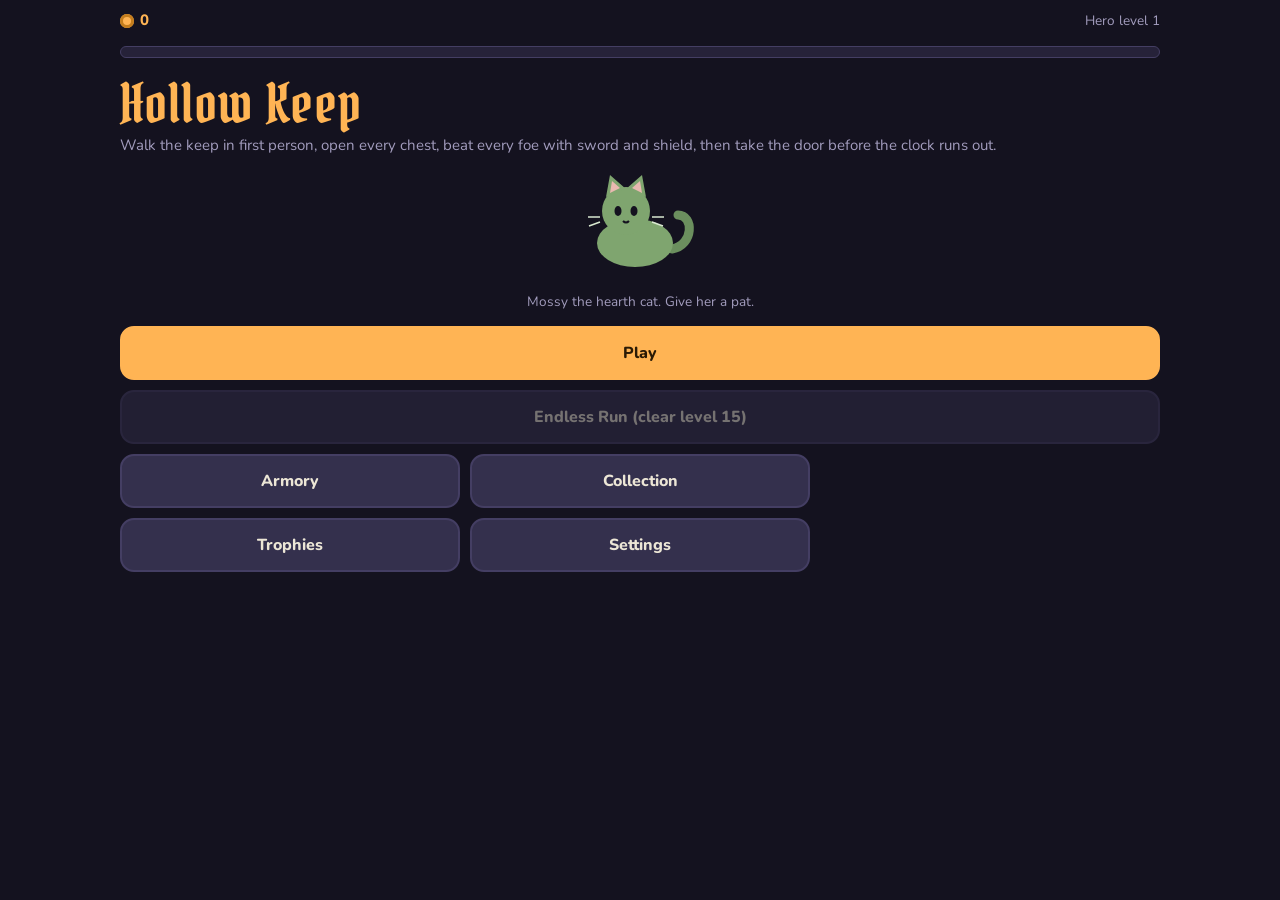
<file: games_source_copies/hollow_keep_v2/index.html>
<!doctype html><html><head><meta charset=utf8><meta name=viewport content="width=device-width,initial-scale=1,viewport-fit=cover"><style>:root{color-scheme:light;box-sizing:border-box;padding-top:env(safe-area-inset-top,0px);padding-bottom:env(safe-area-inset-bottom,0px)}html{scroll-padding-top:env(safe-area-inset-top,0px)}body{margin:0;padding:0;font:14px -apple-system,BlinkMacSystemFont,sans-serif;background:#fff;color:#000}img{max-width:100%}[hidden]:not([hidden=until-found i]){display:none!important}</style></head><body>
<title>Hollow Keep</title>
<meta name="claude:viewport-fit-sides" content="cover">
<link rel="stylesheet" href="https://fonts.googleapis.com/css2?family=Nunito:wght@400;700;800&family=Pirata+One&display=swap">
<style>
/* Layout: one-column phone game. First-person corridor view, then walk pad on the left and Attack / Shield on the right. */
:root{
  --ink:#14121f; --stone:#262239; --stone2:#34304d; --line:#443e63;
  --bone:#ece6d6; --mute:#a29cbd;
  --amber:#ffb454; --teal:#4fd1b5; --rose:#ff6f8a; --ice:#8fe3ff;
  --display:'Pirata One','Georgia',serif; --body:'Nunito',system-ui,-apple-system,'Segoe UI',sans-serif;
  color-scheme:dark;
}
html,body{height:100%}
body{background:var(--ink);color:var(--bone);font-family:var(--body);font-size:15px;line-height:1.45;overflow-x:hidden;
  -webkit-user-select:none;user-select:none;-webkit-touch-callout:none;-webkit-tap-highlight-color:transparent}
#app{height:100%;max-width:480px;margin:0 auto;box-sizing:border-box;overflow-y:auto;overflow-x:hidden;position:relative;
  padding-block:10px;padding-left:max(16px,env(safe-area-inset-left,0px));padding-right:max(16px,env(safe-area-inset-right,0px))}
h1,h2,h3{font-family:var(--display);font-weight:400;margin:0;letter-spacing:.02em;text-wrap:balance}
h1{font-size:3.4rem;line-height:.95;color:var(--amber)}
h2{font-size:1.9rem;color:var(--bone)}
h3{font-size:1.25rem;color:var(--amber)}
p{margin:0}
.muted{color:var(--mute)}
.small{font-size:.85rem}
.screen{display:flex;flex-direction:column;gap:14px;min-height:100%}
.btn{font:800 1rem var(--body);color:var(--bone);background:var(--stone2);border:2px solid var(--line);border-radius:14px;padding:14px 16px;cursor:pointer;
  touch-action:manipulation;text-align:center}
.btn:active{transform:translateY(1px)}
.btn:focus-visible,.act:focus-visible,.ico:focus-visible,.dp:focus-visible{outline:3px solid var(--ice);outline-offset:2px}
.btn.primary{background:var(--amber);border-color:var(--amber);color:#2a1a05}
.btn.ghost{background:transparent}
.btn[disabled]{opacity:.45;cursor:default}
.btn.sm{padding:8px 12px;font-size:.9rem;border-radius:10px}
.stack{display:flex;flex-direction:column;gap:10px}
.row{display:flex;gap:10px;align-items:center}
.row.sb{justify-content:space-between}
.top{display:flex;align-items:center;justify-content:space-between;gap:10px}
.coins{display:inline-flex;align-items:center;gap:6px;font-weight:800;color:var(--amber);font-variant-numeric:tabular-nums}
.coins i{width:14px;height:14px;border-radius:50%;background:var(--amber);box-shadow:inset 0 0 0 3px #c47d1d;display:inline-block}
.ico{font:800 .95rem var(--body);color:var(--bone);background:var(--stone);border:2px solid var(--line);border-radius:12px;padding:8px 12px;cursor:pointer;touch-action:manipulation}
.bar{height:10px;background:var(--stone);border-radius:6px;overflow:hidden;border:1px solid var(--line)}
.bar>div{height:100%;background:var(--teal);width:0}
.card{background:var(--stone);border:1px solid var(--line);border-radius:16px;padding:14px;display:flex;flex-direction:column;gap:10px}
.grid{display:grid;gap:10px}
.g2{grid-template-columns:repeat(2,minmax(0,1fr))}
.g4{grid-template-columns:repeat(4,minmax(0,1fr))}
.g5{grid-template-columns:repeat(5,minmax(0,1fr))}

.hero{display:flex;flex-direction:column;gap:6px;padding-top:6px}
.cat{width:120px;align-self:center;cursor:pointer;touch-action:manipulation}
.heart{position:absolute;pointer-events:none;color:var(--rose);font-weight:800;animation:rise 900ms ease-out forwards}
@keyframes rise{from{opacity:1;transform:translateY(0)}to{opacity:0;transform:translateY(-46px)}}
.lvbtn{aspect-ratio:1;display:flex;flex-direction:column;align-items:center;justify-content:center;font-family:var(--display);font-size:1.6rem;padding:0;line-height:1}
.lvbtn small{font:700 .62rem var(--body);color:var(--mute);margin-top:2px}
.lvbtn.boss{border-color:var(--rose)}
.lvbtn.done{background:#2f3a3a;border-color:var(--teal)}
.lvbtn.lock{opacity:.35}

.item{display:grid;grid-template-columns:44px minmax(0,1fr) auto;gap:10px;align-items:center;background:var(--stone);border:1px solid var(--line);border-radius:14px;padding:10px}
.item.eq{border-color:var(--teal)}
.sw{width:44px;height:44px;border-radius:12px;display:flex;align-items:center;justify-content:center;font-family:var(--display);font-size:1.4rem;color:#17121f}
.relic{aspect-ratio:1;border-radius:14px;background:var(--stone);border:1px solid var(--line);display:flex;align-items:center;justify-content:center;font-family:var(--display);font-size:1.7rem;cursor:pointer}
.relic.lock{color:var(--line)}
.mon{background:var(--stone);border:1px solid var(--line);border-radius:14px;padding:8px;display:flex;flex-direction:column;align-items:center;gap:4px;cursor:pointer;text-align:center}
.mon canvas{width:84px;height:84px}
.trophy{display:flex;gap:12px;align-items:center;background:var(--stone);border:1px solid var(--line);border-radius:14px;padding:10px 12px}
.trophy.got{border-color:var(--amber)}
.trophy b{display:block}
.dot{width:14px;height:14px;border-radius:50%;border:2px solid var(--line);flex:none}
.trophy.got .dot{background:var(--amber);border-color:var(--amber)}
#detail{min-height:3.2em}

#game{height:100%;display:flex;flex-direction:column;gap:8px;position:relative}
.hud{display:flex;align-items:center;justify-content:space-between;gap:8px}
#lvlName{font-family:var(--display);font-size:1.35rem;color:var(--amber);text-align:center;flex:1;min-width:0;white-space:nowrap;overflow:hidden;text-overflow:ellipsis}
.timer{position:relative;height:22px;background:var(--stone);border:2px solid var(--line);border-radius:12px;overflow:hidden}
#tFill{position:absolute;inset:0 auto 0 0;width:100%;background:var(--teal);transition:background .15s}
#tFill.frozen{background:var(--ice)}
#tFill.low{background:var(--rose)}
#tNum{position:absolute;inset:0;display:flex;align-items:center;justify-content:center;font-weight:800;font-size:.8rem;color:#0c0a14;font-variant-numeric:tabular-nums}
#hint{text-align:center;color:var(--mute);font-size:.85rem;min-height:1.3em;white-space:nowrap;overflow:hidden;text-overflow:ellipsis}
.stage{flex:1;min-height:0;position:relative;border-radius:16px;overflow:hidden;border:2px solid var(--line);background:#14121f}
#cv{position:absolute;inset:0;width:100%;height:100%;display:block;touch-action:none;cursor:grab}
.ctl{display:flex;align-items:center;justify-content:space-between;gap:14px}
.dpad{display:grid;grid-template-columns:repeat(3,52px);grid-template-rows:repeat(3,52px);gap:4px;flex:none}
.dp{border:2px solid var(--line);border-radius:14px;background:var(--stone2);color:var(--bone);display:flex;align-items:center;justify-content:center;touch-action:none;cursor:pointer;padding:0}
.dp.on{background:var(--amber);color:#2a1a05;border-color:var(--amber)}
.dp svg{width:26px;height:26px}
.dp.sl{grid-column:1;grid-row:1}.dp.fw{grid-column:2;grid-row:1}.dp.sr{grid-column:3;grid-row:1}.dp.tl{grid-column:1;grid-row:2}.dp.tr{grid-column:3;grid-row:2}.dp.bk{grid-column:2;grid-row:3}
.acts{display:flex;flex-direction:column;gap:10px;flex:1;min-width:0;max-width:200px}
.act{height:76px;border-radius:20px;border:0;display:flex;flex-direction:row;align-items:center;justify-content:center;gap:10px;
  font:800 1rem var(--body);color:#17121f;cursor:pointer;touch-action:none;box-shadow:0 5px 0 rgba(0,0,0,.35)}
.act:active{transform:translateY(3px);box-shadow:0 2px 0 rgba(0,0,0,.35)}
.act svg{width:34px;height:34px;flex:none}
.act.atk{background:var(--amber)} .act.blk{background:var(--teal)}
.ov{position:absolute;inset:0;background:rgba(14,12,22,.9);display:flex;align-items:center;justify-content:center;padding:16px;z-index:5;overflow-y:auto}
.ov .card{width:100%;max-width:380px;text-align:center}
.big{font-family:var(--display);font-size:2.2rem;line-height:1;color:var(--amber)}
.lootline{font-weight:800;color:var(--bone)}
#toast{position:fixed;left:50%;top:max(14px,env(safe-area-inset-top,0px));transform:translateX(-50%);background:var(--amber);color:#2a1a05;font-weight:800;
  padding:10px 16px;border-radius:12px;z-index:50;max-width:90vw;text-align:center}
@media (prefers-reduced-motion:reduce){.heart{animation:none;opacity:0}}

/* Laptop & Desktop Landscape Widescreen Mode */
@media (min-width: 768px) {
  #app {
    max-width: 100% !important;
    width: 100vw !important;
    height: 100vh !important;
    padding-inline: 24px;
    box-sizing: border-box;
  }
  .screen {
    max-width: 1040px;
    margin: 0 auto;
    width: 100%;
  }
  #menu .grid.g2 {
    grid-template-columns: repeat(3, minmax(0, 1fr));
  }
  #levels .grid.g5 {
    gap: 14px;
  }
  .lvbtn {
    font-size: 2.2rem;
    min-height: 80px;
  }
  .lvbtn small {
    font-size: 0.8rem;
  }
  #game {
    display: grid;
    grid-template-columns: 1fr 300px;
    grid-template-rows: auto auto auto 1fr;
    column-gap: 20px;
    row-gap: 8px;
    height: calc(100vh - 20px) !important;
    max-height: 100vh !important;
    align-content: stretch;
  }
  #game .hud {
    grid-column: 1 / 3;
    grid-row: 1;
  }
  #game .timer {
    grid-column: 1 / 3;
    grid-row: 2;
  }
  #game #hint {
    grid-column: 1 / 3;
    grid-row: 3;
    font-size: 0.95rem;
  }
  #game .stage {
    grid-column: 1;
    grid-row: 4;
    height: 100% !important;
    min-height: 0 !important;
  }
  #game .ctl {
    grid-column: 2;
    grid-row: 4;
    display: flex;
    flex-direction: column;
    justify-content: center;
    align-items: center;
    gap: 16px;
    background: var(--stone);
    border: 1px solid var(--line);
    border-radius: 16px;
    padding: 18px 14px;
    box-sizing: border-box;
    height: 100% !important;
  }
  #game .acts {
    width: 100%;
    max-width: 100%;
    gap: 12px;
  }
  #game .act {
    height: 64px;
    font-size: 1.05rem;
  }
  #game .dpad {
    transform: scale(1.08);
    margin: 6px 0;
  }
  .pc-guide-badge {
    display: flex !important;
  }
}
</style>

<div id="app">

<section id="menu" class="screen" hidden>
  <div class="top">
    <span class="coins"><i></i><span id="mCoins">0</span></span>
    <span class="small muted" id="mHero"></span>
  </div>
  <div class="bar" title="Hero experience"><div id="mXp"></div></div>
  <div class="hero">
    <h1>Hollow Keep</h1>
    <p class="muted">Walk the keep in first person, open every chest, beat every foe with sword and shield, then take the door before the clock runs out.</p>
  </div>
  <div id="catWrap" style="position:relative;align-self:center">
    <svg class="cat" id="cat" viewBox="0 0 120 100" role="button" aria-label="Pet Mossy the hearth cat">
      <path d="M92 78c22-4 22-34 6-34" fill="none" stroke="#6b8f5e" stroke-width="9" stroke-linecap="round"/>
      <ellipse cx="55" cy="72" rx="38" ry="24" fill="#7fa56f"/>
      <circle cx="46" cy="40" r="24" fill="#7fa56f"/>
      <path d="M26 26l4-22 16 14zM66 26L62 4 46 18z" fill="#7fa56f"/>
      <path d="M30 22l2-12 8 7zM62 22l-2-12-8 7z" fill="#e9b9b0"/>
      <ellipse cx="38" cy="40" rx="3.5" ry="5" fill="#14121f"/><ellipse cx="54" cy="40" rx="3.5" ry="5" fill="#14121f"/>
      <path d="M43 50q3 3 6 0" stroke="#14121f" stroke-width="2" fill="none"/>
      <path d="M20 46h-12M20 51l-11 4M72 46h12M72 51l11 4" stroke="#d8e8cf" stroke-width="1.5"/>
    </svg>
  </div>
  <p class="small muted" style="text-align:center" id="catLine">Mossy the hearth cat. Give her a pat.</p>
  <div class="stack">
    <button class="btn primary" data-go="levels">Play</button>
    <button class="btn" id="bEndless" data-go="endless">Endless Run</button>
    <div class="grid g2">
      <button class="btn" data-go="armory">Armory</button>
      <button class="btn" data-go="coll">Collection</button>
    </div>
    <div class="grid g2">
      <button class="btn" data-go="trophies">Trophies</button>
      <button class="btn" data-go="settings">Settings</button>
    </div>
  </div>
</section>

<section id="levels" class="screen" hidden>
  <div class="top"><button class="ico" data-go="menu">‹ Back</button><span class="coins"><i></i><span class="cn">0</span></span></div>
  <h2>Choose a dungeon</h2>
  <p class="muted small">Level 1 gives you 3 minutes, level 2 gives 4, level 3 gives 5, and so on. Clear each dungeon to unlock the next.</p>
  <div class="grid g5" id="lvGrid"></div>
</section>

<section id="armory" class="screen" hidden>
  <div class="top"><button class="ico" data-go="menu">‹ Back</button><span class="coins"><i></i><span class="cn">0</span></span></div>
  <h2>Armory</h2>
  <div class="card" id="loadout"></div>
  <h3>Weapons</h3><div class="stack" id="lw"></div>
  <h3>Helmets</h3><div class="stack" id="lh"></div>
  <h3>Shoes</h3><div class="stack" id="ls"></div>
</section>

<section id="coll" class="screen" hidden>
  <div class="top"><button class="ico" data-go="menu">‹ Back</button><span class="small muted" id="collCount"></span></div>
  <h2>Collection</h2>
  <div class="card"><div id="detail" class="small">Tap an entry to read about it.</div></div>
  <h3>Bestiary</h3><div class="grid g2" id="bestiary"></div>
  <h3>Relic shelf</h3><div class="grid g4" id="shelf"></div>
</section>

<section id="trophies" class="screen" hidden>
  <div class="top"><button class="ico" data-go="menu">‹ Back</button><span class="small muted" id="trCount"></span></div>
  <h2>Trophies</h2>
  <div class="stack" id="trList"></div>
</section>

<section id="settings" class="screen" hidden>
  <div class="top"><button class="ico" data-go="menu">‹ Back</button></div>
  <h2>Settings</h2>
  <div class="stack">
    <button class="btn" id="bSound" data-go="sound">Sound: on</button>
    <button class="btn ghost" id="bReset" data-go="reset">Erase all progress</button>
  </div>
  <div class="card small muted">Progress saves in this browser on this device. Mouse: drag on the view to look around, or double-click it to lock the mouse (Esc releases). Keyboard: W or Up walks forward, S or Down walks back, Left and Right or Q and E turn, A and D step sideways, J or Z attacks, K or X shields.</div>
</section>

<section id="game" hidden>
  <div class="hud">
    <button class="ico" data-go="quit">‹ Leave</button>
    <div id="lvlName">Level 1</div>
    <span class="coins"><i></i><span class="cn">0</span></span>
  </div>
  <div class="timer"><div id="tFill"></div><div id="tNum">0:00</div></div>
  <div id="hint"></div>
  <div class="stage"><canvas id="cv"></canvas></div>
  <div class="ctl">
    <div class="dpad">
      <button class="dp sl" data-dir="sl" aria-label="Step left"><svg viewBox="0 0 24 24"><path d="M20 12H5M10 6l-6 6 6 6" fill="none" stroke="currentColor" stroke-width="2.6" stroke-linecap="round" stroke-linejoin="round"/></svg></button>
      <button class="dp fw" data-dir="fw" aria-label="Walk forward"><svg viewBox="0 0 24 24"><path d="M12 5l8 12H4z" fill="currentColor"/></svg></button>
      <button class="dp sr" data-dir="sr" aria-label="Step right"><svg viewBox="0 0 24 24"><path d="M4 12h15M14 6l6 6-6 6" fill="none" stroke="currentColor" stroke-width="2.6" stroke-linecap="round" stroke-linejoin="round"/></svg></button>
      <button class="dp tl" data-dir="tl" aria-label="Turn left"><svg viewBox="0 0 24 24"><path d="M18 18a7 7 0 0 0-7-9H6M9 5L5 9l4 4" fill="none" stroke="currentColor" stroke-width="2.6" stroke-linecap="round" stroke-linejoin="round"/></svg></button>
      <button class="dp tr" data-dir="tr" aria-label="Turn right"><svg viewBox="0 0 24 24"><path d="M6 18a7 7 0 0 1 7-9h5M15 5l4 4-4 4" fill="none" stroke="currentColor" stroke-width="2.6" stroke-linecap="round" stroke-linejoin="round"/></svg></button>
      <button class="dp bk" data-dir="bk" aria-label="Walk back"><svg viewBox="0 0 24 24"><path d="M12 19L4 7h16z" fill="currentColor"/></svg></button>
    </div>
    <div class="acts">
      <button class="act atk" data-act="atk" aria-label="Attack">
        <svg viewBox="0 0 40 40"><path d="M8 32L30 10l2 2L10 34z" fill="#17121f"/><path d="M28 6l6 0 0 6-6-6z" fill="#17121f"/><path d="M6 30l4 4-5 3z" fill="#17121f"/></svg>Attack</button>
      <button class="act blk" data-act="blk" aria-label="Shield">
        <svg viewBox="0 0 40 40"><path d="M20 4l13 5v10c0 9-6 14-13 17C13 33 7 28 7 19V9z" fill="#17121f"/></svg>Shield</button>
    </div>
    <div class="pc-guide-badge" style="display:none; flex-direction:column; gap:4px; font-size:0.75rem; color:var(--mute); text-align:center; border-top:1px solid var(--line); padding-top:10px; width:100%;">
      <span><strong>[W]</strong> Forward · <strong>[S]</strong> Back</span>
      <span><strong>[A]</strong> / <strong>[D]</strong> Strafe Left / Right</span>
      <span><strong>[Q]</strong> / <strong>[E]</strong> or <strong>[←]</strong> / <strong>[→]</strong> Turn</span>
      <span><strong>[Space]</strong> / <strong>[J]</strong> Attack · <strong>[K]</strong> Shield</span>
      <span style="color:var(--amber); margin-top:2px;">Mouse Drag to Look Around</span>
    </div>
  </div>
  <div class="ov" id="ov" hidden></div>
</section>

</div>
<div id="toast" hidden></div>

<script>
(function(){
'use strict';
const $=s=>document.querySelector(s), $$=s=>Array.from(document.querySelectorAll(s));

/* ---------- data ---------- */
const MOVES={
  O:{act:'atk',col:'#ffb454',name:'Open'},
  S:{act:'blk',col:'#4fd1b5',name:'Strike'}
};
const ENEMIES={
  wisp:{n:'Marsh Wisp',pat:'OO',d:'A lost flame that drifts toward anyone holding a candle. Its glow flares right before it can be hit.'},
  imp:{n:'Pantry Imp',pat:'SO',d:'Steals crumbs and swings a wooden spoon. It always lunges first and leaves its chin open afterwards.'},
  bat:{n:'Rafter Bat',pat:'OSO',d:'Dives from the ceiling beams. Shield the dive and it hangs there, dazed.'},
  slime:{n:'Gutter Slime',pat:'SOO',d:'Smells like old soup. It needs two clean hits to pop.'},
  ghoul:{n:'Mire Ghoul',pat:'OSSO',d:'Shuffles in long loops and repeats itself exactly. Learn the loop once and it is easy.'},
  spider:{n:'Cellar Spider',pat:'SSO',d:'Skitters sideways, bites twice, then freezes in place for a moment.'},
  gargoyle:{n:'Stone Gargoyle',pat:'SSOO',d:'Pretends to be a statue. Two heavy swings, then it needs a breather.'},
  wraith:{n:'Veil Wraith',pat:'SOSO',d:'A cloak with nobody inside. It slips past your guard and lashes out.'},
  knight:{n:'Hollow Knight',pat:'SOOS',d:'Empty armour that still remembers its drills. Strict, tidy and predictable.'},
  hound:{n:'Cinder Hound',pat:'OSS',d:'A quick bite, then two heavy pounces. Its flaming mane lights the corridor.'},
  boss:{n:'Lord Hollow',pat:'SOSOSO',d:'Lantern-headed lord of the keep. Six moves, repeated twice, and the lantern never lies.'}
};
const LEVELS=[
 {e:['wisp'],cyc:1,note:'Press ATTACK when the target ring glows.'},
 {e:['wisp','imp'],cyc:1,note:'New: the Pantry Imp lunges. Raise your SHIELD against the burst, then hit back.'},
 {e:['imp','bat'],cyc:1,note:'New: the Rafter Bat dives. SHIELD the burst.'},
 {e:['slime','bat'],cyc:1,note:'New: the Gutter Slime takes two hits.'},
 {e:['slime','wisp','imp'],cyc:1,note:'A bigger keep with three kinds of foe.'},
 {e:['ghoul'],cyc:2,mem:1,note:'New: the Mire Ghoul repeats its moves, but the signs vanish after round one. Remember them.'},
 {e:['spider','imp'],cyc:2,mem:1,note:'New: the Cellar Spider. Signs vanish after round one.'},
 {e:['gargoyle','bat'],cyc:2,mem:1,note:'New: the Stone Gargoyle. Two swings, then a gap.'},
 {e:['spider','ghoul','imp'],cyc:1,note:'A crowd with no memory test. Move fast.'},
 {e:['wraith'],cyc:2,mem:1,note:'New: the Veil Wraith. Eight moves from memory.'},
 {e:['knight','gargoyle'],cyc:1,note:'New: the Hollow Knight. Long patterns, no second chances.'},
 {e:['hound','spider','bat'],cyc:1,note:'New: the Cinder Hound.'},
 {e:['knight','wraith'],cyc:2,mem:1,note:'Two big patterns, twice each. Memorise both.'},
 {e:['hound','knight','ghoul'],cyc:1,note:'Last warm-up before the lord.'},
 {e:['boss','wraith','knight'],cyc:2,mem:1,note:'Lord Hollow waits somewhere in this maze. Signs vanish after round one.'}
];
const GEAR={
 w:[['w0','Butter Knife',0,.6,0,'#c9c3b0','Barely a weapon.'],['w1','Frying Pan',60,.9,.05,'#8f98ad','Heavy and warm.'],
    ['w2','Garden Rake',140,1.1,.10,'#a8743d','Great reach.'],['w3','Moonlit Mop',300,1.4,.15,'#8fe3ff','Cleans up in more ways than one.'],
    ['w4','Glass Cleaver',600,1.8,.25,'#d8b4ff','Rings like a bell when it lands.']],
 h:[['h0','Bare Head',0,0,0,'#6b4a2b','Brave, not smart.'],['h1','Soup Pot',50,.10,0,'#a3a8b8','Still smells of leeks.'],
    ['h2','Feathered Cap',130,.18,0,'#ff9db0','Fashionable and light.'],['h3','Knight Bucket',280,.26,0,'#7e889e','Dented in all the right places.'],
    ['h4','Crown of Spoons',560,.35,0,'#ffd166','Clinks when you nod.']],
 s:[['s0','Wool Socks',0,0,0,'#d8d2c0','Quiet at least.'],['s1','Slippers',50,10,0,'#b184d8','Soft and speedy.'],
    ['s2','Wooden Clogs',130,20,0,'#a8743d','Loud, but they last.'],['s3','Runner Boots',280,30,0,'#4fd1b5','Built for corridors.'],
    ['s4','Winged Sandals',560,45,0,'#ffb454','Ankles may flutter.']]
};
const RELICS=[
 ['r0','Cracked Compass','Points at the nearest chest, mostly.','C'],['r1','Moth Lantern','Moths still circle it.','L'],
 ['r2','Hourglass Shard','Time leaks out of one corner.','H'],['r3','Tin Crown','Too small for any king.','T'],
 ['r4','Ghost Whistle','You cannot hear it. Everything else can.','W'],['r5','Brass Key','Fits no lock in the keep.','K'],
 ['r6','Old Boot','Someone left in a hurry.','B'],['r7','Candle Stub','Burned for a whole century.','S'],
 ['r8','Raven Feather','Ink still wet on the tip.','F'],['r9','Pocket Moon','A very small, very round rock.','M'],
 ['r10','Spoon of Plenty','Never empty, never useful.','P'],['r11','Map Fragment','Shows a corner of the keep that is not there.','G']
];
const ACH=[
 ['first','First Steps','Clear level 1',s=>s.best>=1],['half','Halfway Home','Clear level 8',s=>s.best>=8],
 ['king','Hollow Dethroned','Clear level 15',s=>s.best>=15],['endless','No End in Sight','Unlock Endless Run',s=>s.endless],
 ['mag','Magpie','Find 6 relics',s=>s.relics.length>=6],['cur','Curator','Find all 12 relics',s=>s.relics.length>=12],
 ['ret','Retreat Artist','Leave a run early',s=>s.retreats>=1],['cat','Hearth Friend','Pet Mossy 50 times',s=>s.pets>=50],
 ['page','Page Turner','Read 20 bestiary entries',s=>s.pages>=20],['rich','Penny Pincher','Hold 500 coins',s=>s.coins>=500]
];

/* ---------- save ---------- */
const KEY='hollowkeep.v1';
const DEF={coins:0,xp:0,hl:1,best:0,endless:false,endlessBest:0,own:{w:['w0'],h:['h0'],s:['s0']},eq:{w:'w0',h:'h0',s:'s0'},
  relics:[],seen:[],ach:[],pets:0,pages:0,retreats:0,sound:true};
let S;
function load(){
  S=JSON.parse(JSON.stringify(DEF));
  try{const r=localStorage.getItem(KEY); if(r){Object.assign(S,JSON.parse(r));}}catch(e){}
}
function save(){try{localStorage.setItem(KEY,JSON.stringify(S))}catch(e){}}
const need=hl=>30+20*hl;
const gear=(k,id)=>GEAR[k].find(g=>g[0]===id);
const eqW=()=>gear('w',S.eq.w), eqH=()=>gear('h',S.eq.h), eqS=()=>gear('s',S.eq.s);
const PEN=6; // seconds lost on a wrong press

/* ---------- sound ---------- */
let AC=null;
function tone(f,d,type,v,to){
  if(!S.sound)return;
  try{
    AC=AC||new (window.AudioContext||window.webkitAudioContext)();
    const o=AC.createOscillator(),g=AC.createGain(),t=AC.currentTime;
    o.type=type||'square';o.frequency.setValueAtTime(f,t);
    if(to)o.frequency.exponentialRampToValueAtTime(to,t+d);
    g.gain.setValueAtTime(v||.05,t);g.gain.exponentialRampToValueAtTime(.0001,t+d);
    o.connect(g);g.connect(AC.destination);o.start(t);o.stop(t+d);
  }catch(e){}
}

/* ---------- ui helpers ---------- */
let toastT=0;
function toast(msg){const t=$('#toast');t.textContent=msg;t.hidden=false;clearTimeout(toastT);toastT=setTimeout(()=>{t.hidden=true},2400);}
function checkAch(){
  ACH.forEach(a=>{if(!S.ach.includes(a[0])&&a[3](S)){S.ach.push(a[0]);toast('Trophy: '+a[1]);tone(660,.25,'triangle',.06,990);}});
}
function setCoins(){$$('.cn').forEach(e=>e.textContent=S.coins);const m=$('#mCoins');if(m)m.textContent=S.coins;}
function show(id){
  ['menu','levels','armory','coll','trophies','settings','game'].forEach(s=>{$('#'+s).hidden=(s!==id)});
  $('#app').scrollTop=0;setCoins();
}
function ov(html){const o=$('#ov');o.innerHTML=html;o.hidden=false;}
function ovOff(){$('#ov').hidden=true;}
const fmt=s=>{s=Math.max(0,Math.ceil(s));return Math.floor(s/60)+':'+String(s%60).padStart(2,'0');};

/* ---------- sprites (original designs, unit space about 100 tall) ---------- */
function E(c,x,y,rx,ry){c.beginPath();c.ellipse(x,y,rx,ry,0,0,7);c.fill();}
function T(c,a,b,d,e,f,g){c.beginPath();c.moveTo(a,b);c.lineTo(d,e);c.lineTo(f,g);c.closePath();c.fill();}
const SP={
 wisp(c,t){
  const g=c.createRadialGradient(0,0,4,0,0,54);g.addColorStop(0,'rgba(220,250,255,.95)');g.addColorStop(1,'rgba(90,200,255,0)');
  c.fillStyle=g;c.beginPath();c.arc(0,0,54,0,7);c.fill();
  const f=Math.sin(t*7)*3;c.fillStyle='#7fe6ff';c.beginPath();c.moveTo(0,-46+f);c.bezierCurveTo(32,-8,34,22,0,38);c.bezierCurveTo(-34,22,-32,-8,0,-46+f);c.fill();
  c.fillStyle='#14121f';E(c,-10,2,5,7);E(c,10,2,5,7);
 },
 imp(c,t){
  c.fillStyle='#d9483b';E(c,0,14,26,30);E(c,0,-20,20,19);
  c.fillStyle='#f2d6a2';T(c,-16,-34,-10,-54,-3,-36);T(c,16,-34,10,-54,3,-36);
  c.fillStyle='#ffe066';E(c,-7,-22,4.5,5);E(c,7,-22,4.5,5);c.fillStyle='#14121f';E(c,-7,-21,1.6,3);E(c,7,-21,1.6,3);
  c.strokeStyle='#14121f';c.lineWidth=3;c.beginPath();c.arc(0,-15,8,.25,Math.PI-.25);c.stroke();
  c.strokeStyle='#c8955a';c.lineWidth=5;c.beginPath();c.moveTo(24,10);c.lineTo(42,-16+Math.sin(t*6)*5);c.stroke();
  c.fillStyle='#c8955a';E(c,42,-22+Math.sin(t*6)*5,8,10);
 },
 bat(c,t){
  const f=Math.sin(t*9);c.fillStyle='#5c4fc9';
  for(const s of[-1,1]){c.save();c.scale(s,1);c.beginPath();c.moveTo(8,-6);c.quadraticCurveTo(50,-36-f*14,58,6+f*8);c.lineTo(42,0);c.lineTo(32,16);c.lineTo(21,6);c.lineTo(10,18);c.closePath();c.fill();c.restore();}
  c.fillStyle='#3b3290';E(c,0,2,15,22);T(c,-12,-14,-9,-32,-2,-18);T(c,12,-14,9,-32,2,-18);
  c.fillStyle='#ffe066';E(c,-5,-4,3,4);E(c,5,-4,3,4);c.fillStyle='#fff';T(c,-4,8,-2,15,0,8);T(c,4,8,2,15,0,8);
 },
 slime(c,t){
  const q=Math.sin(t*4)*3;c.fillStyle='#4fd98a';
  c.beginPath();c.ellipse(0,20,44+q,26-q,0,0,7);c.fill();c.beginPath();c.ellipse(0,20,34,40-q,0,Math.PI,0);c.fill();
  c.fillStyle='rgba(255,255,255,.35)';E(c,-14,-8,7,11);c.fillStyle='#fff';E(c,-11,6,8,9);E(c,11,6,8,9);c.fillStyle='#14121f';E(c,-9,7,3.5,5);E(c,13,7,3.5,5);
 },
 ghoul(c,t){
  c.fillStyle='#3d4a3a';c.beginPath();c.moveTo(-36,46);c.quadraticCurveTo(-32,-22,0,-48);c.quadraticCurveTo(32,-22,36,46);c.closePath();c.fill();
  c.fillStyle='#0e0d14';E(c,0,-20,15,18);c.fillStyle='#b7ff6a';E(c,-6,-21,2.8,3.6);E(c,6,-21,2.8,3.6);
  c.strokeStyle='#566a4f';c.lineWidth=6;c.lineCap='round';
  for(const s of[-1,1]){c.beginPath();c.moveTo(s*28,0);c.lineTo(s*46,24+Math.sin(t*3+s)*5);c.stroke();}
 },
 spider(c,t){
  c.strokeStyle='#2d2438';c.lineWidth=4;c.lineCap='round';
  for(let i=0;i<4;i++)for(const s of[-1,1]){const y=-8+i*9,a=Math.sin(t*8+i)*4;c.beginPath();c.moveTo(s*10,y);c.lineTo(s*(32+i*2),y-14+a);c.lineTo(s*46,y+14+a);c.stroke();}
  c.fillStyle='#4a3a5e';E(c,0,8,22,19);E(c,0,-14,12,10);c.fillStyle='#ff4d6d';E(c,-5,-16,2.6,2.6);E(c,5,-16,2.6,2.6);E(c,-9,-11,1.8,1.8);E(c,9,-11,1.8,1.8);
  c.fillStyle='#e9e4d4';T(c,-4,-8,-2,-1,0,-8);T(c,4,-8,2,-1,0,-8);
 },
 gargoyle(c,t){
  c.fillStyle='#6e7387';T(c,-8,-10,-54,-40,-46,12);T(c,8,-10,54,-40,46,12);
  c.fillStyle='#8a8fa3';E(c,0,12,24,32);E(c,0,-24,19,17);T(c,-14,-34,-18,-54,-5,-38);T(c,14,-34,18,-54,5,-38);
  c.fillStyle='#ffb454';E(c,-7,-25,4,3.5);E(c,7,-25,4,3.5);c.fillStyle='#fff';T(c,-7,-15,-4,-8,-1,-15);T(c,7,-15,4,-8,1,-15);
  c.fillStyle='#6e7387';E(c,-26,22+Math.sin(t*2)*2,7,12);E(c,26,22+Math.sin(t*2)*2,7,12);
 },
 wraith(c,t){
  c.fillStyle='#2c3a58';c.beginPath();c.moveTo(-30,-10);c.quadraticCurveTo(-34,-48,0,-52);c.quadraticCurveTo(34,-48,30,-10);
  for(let x=32;x>=-32;x-=8)c.lineTo(x,44+Math.sin(t*5+x/6)*7);c.closePath();c.fill();
  c.fillStyle='#0b0a12';E(c,0,-24,15,17);c.fillStyle='#7ff0ff';E(c,-6,-26,3.4,5);E(c,6,-26,3.4,5);
 },
 knight(c,t){
  c.fillStyle='#9aa3b8';c.fillRect(-26,-6,52,50);c.fillStyle='#b9c1d4';c.fillRect(-18,-48,36,42);
  c.fillStyle='#14121f';c.fillRect(-12,-30,24,5);c.fillStyle='#d9483b';E(c,0,-52,6,12+Math.sin(t*4)*2);
  c.fillStyle='#7e889e';E(c,-30,-4,10,9);E(c,30,-4,10,9);
  c.strokeStyle='#e8ecf5';c.lineWidth=5;c.beginPath();c.moveTo(38,40);c.lineTo(38,-34);c.stroke();
 },
 hound(c,t){
  c.fillStyle='#ff9a3c';for(let i=0;i<5;i++)T(c,-30+i*12,-4,-24+i*12,-28-Math.sin(t*8+i)*6,-18+i*12,-4);
  c.fillStyle='#7a3b2b';E(c,-4,16,34,20);E(c,30,-4,15,14);c.fillRect(32,-2,20,10);
  c.fillRect(-28,28,9,20);c.fillRect(14,28,9,20);T(c,22,-16,26,-34,34,-16);
  c.fillStyle='#ffd166';E(c,32,-6,3,3.4);c.fillStyle='#14121f';E(c,52,3,3,3);
  c.fillStyle='#ff9a3c';T(c,-36,10,-58,-6-Math.sin(t*7)*6,-36,26);
 },
 boss(c,t){
  c.fillStyle='#241a3a';c.beginPath();c.moveTo(-40,48);c.lineTo(-22,-22);c.quadraticCurveTo(0,-34,22,-22);c.lineTo(40,48);c.closePath();c.fill();
  c.strokeStyle='#e0b24c';c.lineWidth=3;c.beginPath();c.moveTo(-38,46);c.lineTo(38,46);c.moveTo(0,-20);c.lineTo(0,46);c.stroke();
  const g=c.createRadialGradient(0,-40,4,0,-40,36);g.addColorStop(0,'rgba(255,214,120,.9)');g.addColorStop(1,'rgba(255,180,84,0)');
  c.fillStyle=g;c.beginPath();c.arc(0,-40,36,0,7);c.fill();
  c.fillStyle='#ffcf70';c.fillRect(-12,-54,24,26);c.strokeStyle='#5a3b10';c.lineWidth=3;c.strokeRect(-12,-54,24,26);
  c.fillStyle='#14121f';c.fillRect(-7,-44,5,6);c.fillRect(2,-44,5,6);
  c.fillStyle='#e0b24c';for(let i=-2;i<=2;i++)T(c,i*6-3,-54,i*6,-66-(i%2?0:5),i*6+3,-54);
  c.fillStyle='#ffcf70';E(c,-38,6+Math.sin(t*3)*3,7,7);E(c,38,6+Math.sin(t*3+1)*3,7,7);
 }
};

/* ---------- game state ---------- */
const cv=$('#cv'),c=cv.getContext('2d');
let G=null,last=0;
const TS=40;
const DIRV=[[1,0],[0,1],[-1,0],[0,-1]];
const shuffle=a=>{for(let i=a.length-1;i>0;i--){const j=Math.floor(Math.random()*(i+1));[a[i],a[j]]=[a[j],a[i]];}return a;};

function genMap(lv,def){
  const cells=Math.min(13,5+Math.ceil(lv/2)),w=cells*2+1,g=new Uint8Array(w*w).fill(1);
  const vis=new Uint8Array(cells*cells),st=[[0,0]];vis[0]=1;g[w+1]=0;
  while(st.length){
    const [cx,cy]=st[st.length-1];
    const nb=[[1,0],[-1,0],[0,1],[0,-1]].map(d=>[cx+d[0],cy+d[1],d]).filter(n=>n[0]>=0&&n[1]>=0&&n[0]<cells&&n[1]<cells&&!vis[n[1]*cells+n[0]]);
    if(!nb.length){st.pop();continue;}
    const n=nb[Math.floor(Math.random()*nb.length)];vis[n[1]*cells+n[0]]=1;
    g[(2*cy+1+n[2][1])*w+(2*cx+1+n[2][0])]=0;g[(2*n[1]+1)*w+(2*n[0]+1)]=0;st.push([n[0],n[1]]);
  }
  let tries=cells*6,opened=0;
  while(tries-->0&&opened<cells){
    const x=1+Math.floor(Math.random()*(w-2)),y=1+Math.floor(Math.random()*(w-2));
    if(g[y*w+x]===1&&((g[y*w+x-1]===0&&g[y*w+x+1]===0)||(g[(y-1)*w+x]===0&&g[(y+1)*w+x]===0))){g[y*w+x]=0;opened++;}
  }
  const dist=new Int16Array(w*w).fill(-1),q=[w+1];dist[w+1]=0;
  for(let qi=0;qi<q.length;qi++){
    const p=q[qi];
    for(const d of[1,-1,w,-w]){const n=p+d;if(g[n]===0&&dist[n]<0){dist[n]=dist[p]+1;q.push(n);}}
  }
  const floors=q.slice(),doorI=floors[floors.length-1];
  const deg=i=>[1,-1,w,-w].filter(d=>g[i+d]===0).length;
  const used=new Set([w+1,doorI]);
  const dead=shuffle(floors.filter(i=>deg(i)===1&&dist[i]>=4&&!used.has(i)));
  const nC=Math.min(5,2+Math.floor(lv/4)),nE=Math.min(10,2+Math.floor(lv/2));
  const ents=[{t:'door',x:doorI%w,y:Math.floor(doorI/w)}];
  const chestSpots=[];
  for(const i of dead){if(chestSpots.length>=nC)break;chestSpots.push(i);used.add(i);}
  const others=shuffle(floors.filter(i=>dist[i]>=4&&!used.has(i)));
  while(chestSpots.length<nC&&others.length){const i=others.pop();chestSpots.push(i);used.add(i);}
  chestSpots.forEach(i=>ents.push({t:'chest',x:i%w,y:Math.floor(i/w),open:false}));
  const eSpots=shuffle(floors.filter(i=>dist[i]>=5&&!used.has(i)&&deg(i)===2));
  const ids=def.e.slice();
  for(let k=0;k<nE&&eSpots.length;k++){const i=eSpots.pop();used.add(i);ents.push({t:'enemy',x:i%w,y:Math.floor(i/w),id:ids[k%ids.length],alive:true,ph:Math.random()*6});}
  return {w,g,ents};
}
function genStage(n){
  const pool=Object.keys(ENEMIES).filter(k=>k!=='boss'),e=[];
  for(let i=0;i<3;i++)e.push(pool[Math.floor(Math.random()*pool.length)]);
  return {e,cyc:n>=4?2:1,mem:n>=3?1:0};
}
function reveal(){
  const M=G.map,P=G.P;
  for(let dy=-3;dy<=3;dy++)for(let dx=-3;dx<=3;dx++){
    if(dx*dx+dy*dy>10)continue;const x=P.x+dx,y=P.y+dy;
    if(x>=0&&y>=0&&x<M.w&&y<M.w)G.explored[y*M.w+x]=1;
  }
}
function buildLevel(def,lv,timeMax){
  G.def=def;G.lv=lv;G.map=genMap(lv,def);G.ents=G.map.ents;
  G.nC=G.ents.filter(e=>e.t==='chest').length;G.nE=G.ents.filter(e=>e.t==='enemy').length;
  const M0=G.map,sd=M0.g[M0.w+2]===0?0:1;
  G.P={x:1,y:1,fx:1,fy:1,tx:1,ty:1,t:1,moving:false,ang:sd*Math.PI/2,angT:sd*Math.PI/2,angFrom:sd*Math.PI/2,turnT:1,turning:false};
  G.solid=Uint8Array.from(M0.g);const dr=G.ents[0];G.solid[dr.y*M0.w+dr.x]=2;
  G.torches=[];
  for(let y=1;y<M0.w-1;y++)for(let x=1;x<M0.w-1;x++){
    if(M0.g[y*M0.w+x]!==1||((x*7+y*13)%11)!==0)continue;
    const nb=[[1,0],[-1,0],[0,1],[0,-1]].filter(d=>M0.g[(y+d[1])*M0.w+x+d[0]]===0&&!(x+d[0]===dr.x&&y+d[1]===dr.y));
    if(!nb.length)continue;const d=nb[(x+y)%nb.length];
    G.torches.push({x:x+.5+d[0]*.5,y:y+.5+d[1]*.5});
  }
  G.explored=new Uint8Array(G.map.w*G.map.w);reveal();
  G.timeMax=timeMax;G.time=timeMax;G.stall=0;G.held=[];G.F=null;G.wrongT=9;G.bump=0;G.msg='';G.msgT=0;G.found=0;G.kills=0;G.combo=0;
  $$('.dp').forEach(b=>b.classList.remove('on'));
  setTimer();
}
const levelSecs=lv=>(lv+2)*60+eqS()[3]+S.hl*2;
function startLevel(n){
  G={mode:'story',level:n,state:'ready',stage:0,earned:0};
  buildLevel(LEVELS[n-1],n,levelSecs(n));
  $('#lvlName').textContent='Level '+n;
  show('game');
  const def=LEVELS[n-1];
  ov(`<div class="card"><h2>Level ${n}</h2><p class="lootline">Time: ${fmt(G.timeMax)}</p>
  <p class="muted small">${def.e.map(id=>ENEMIES[id].n).join(', ')}</p><p>${def.note}</p>
  <p class="small muted">Walk the maze, open all ${G.nC} chests, beat all ${G.nE} foes. The door opens last. Up walks, left and right turn, the corner pads step sideways. Drag on the view with mouse or finger to look around, or double-click it to lock the mouse.</p>
  <button class="btn primary" data-go="begin">Start</button><button class="btn ghost" data-go="levels">Back</button></div>`);
}
function endlessSecs(stage){return (3+Math.min(stage,7))*60+eqS()[3]+S.hl*2;}
function startEndless(){
  G={mode:'endless',level:1,state:'ready',stage:0,earned:0};
  buildLevel(genStage(0),1,endlessSecs(0));
  $('#lvlName').textContent='Endless Run';
  show('game');
  ov(`<div class="card"><h2>Endless Run</h2><p>Clear one dungeon after another. Each one is bigger and gives a little more time.</p>
  <p class="muted">Best: ${S.endlessBest} dungeons</p><button class="btn primary" data-go="begin">Start</button><button class="btn ghost" data-go="menu">Back</button></div>`);
}
const remaining=()=>({c:G.ents.filter(e=>e.t==='chest'&&!e.open).length,e:G.ents.filter(e=>e.t==='enemy'&&e.alive).length});

function setTimer(){
  if(!G)return;
  const p=Math.max(0,G.time/G.timeMax),f=$('#tFill');
  f.style.width=(p*100)+'%';
  f.className=G.stall>0?'frozen':(p<.2?'low':'');
  $('#tNum').textContent=fmt(G.time)+(G.stall>0?' · frozen':'');
}
let lastHint='';
function setHint(){
  if(!G||!G.map)return;let s;
  if(G.state==='fight'&&G.F){
    const F=G.F,st=F.steps[Math.min(F.i,F.steps.length-1)];
    s=`${ENEMIES[F.id].n} · move ${Math.min(F.i+1,F.steps.length)}/${F.steps.length}`+(G.def.mem?(st.c===0?' · memorise':' · from memory'):'');
  }else if(G.msgT>0)s=G.msg;
  else{const r=remaining();s=`Chests ${G.found}/${G.nC} · Foes ${G.kills}/${G.nE} · Door ${r.c+r.e?'sealed':'open'}`;}
  if(s!==lastHint){lastHint=s;$('#hint').textContent=s;}
}

/* movement */
const entAt=(x,y)=>G.ents.find(e=>e.x===x&&e.y===y&&!(e.t==='enemy'&&!e.alive)&&!(e.t==='chest'&&e.open));
const facing=()=>((Math.round(G.P.angT/(Math.PI/2))%4)+4)%4;
function turn(d){const P=G.P;P.angFrom=P.ang;P.angT+=d*Math.PI/2;P.turnT=0;P.turning=true;tone(150,.05,'square',.02);}
function step(dx,dy){
  const P=G.P,M=G.map,nx=P.x+dx,ny=P.y+dy;
  if(M.g[ny*M.w+nx]){if(G.bump<=0){G.bump=.18;tone(90,.05,'square',.03);}return;}
  const e=entAt(nx,ny);
  if(e){
    if(e.t==='enemy'){startFight(e);return;}
    if(e.t==='chest'){openChest(e);return;}
    if(e.t==='door'){doorTry();return;}
  }
  P.fx=P.x;P.fy=P.y;P.tx=nx;P.ty=ny;P.t=0;P.moving=true;tone(110,.05,'triangle',.03);
}
function doCmd(k){
  const P=G.P,q=Math.PI/2,n=Math.round(P.ang/q)*q;
  P.angT=n;if(Math.abs(P.ang-n)>.001){P.angFrom=P.ang;P.turnT=0;P.turning=true;}
  const f=facing();
  if(k==='tl')turn(-1);else if(k==='tr')turn(1);
  else if(k==='fw')step(DIRV[f][0],DIRV[f][1]);
  else if(k==='bk')step(-DIRV[f][0],-DIRV[f][1]);
  else if(k==='sl')step(DIRV[(f+3)%4][0],DIRV[(f+3)%4][1]);
  else if(k==='sr')step(DIRV[(f+1)%4][0],DIRV[(f+1)%4][1]);
}
function startFight(e){
  const steps=[],p=ENEMIES[e.id].pat,P=G.P;
  for(let cy=0;cy<G.def.cyc;cy++)for(let i=0;i<p.length;i++)steps.push({m:p[i],c:cy});
  G.F={e,id:e.id,steps,i:0,inT:0,end:null,fx:'',hitT:9};
  const idx=DIRV.findIndex(v=>v[0]===e.x-P.x&&v[1]===e.y-P.y);
  if(idx>=0){const base=idx*Math.PI/2,k=Math.round((P.ang-base)/(2*Math.PI));P.angFrom=P.ang;P.angT=base+k*2*Math.PI;P.turnT=0;P.turning=P.angT!==P.ang;}
  G.held=[];$$('.dp').forEach(b=>b.classList.remove('on'));G.state='fight';tone(260,.2,'sawtooth',.05,180);
}
function act(a){
  if(!G||$('#game').hidden||!$('#ov').hidden||G.state!=='fight'||!G.F||G.F.end)return;
  const F=G.F,st=F.steps[F.i];
  if(MOVES[st.m].act===a)good(a);else bad();
}
function good(a){
  const F=G.F;F.i++;G.combo++;F.hitT=0;F.fx=a;
  if(a==='atk')G.stall=eqW()[3];
  tone(480+Math.min(G.combo,12)*35,.09,'square',.05);
  if(F.i>=F.steps.length){F.end={t:0};F.e.alive=false;G.kills++;markSeen(F.id);tone(200,.25,'triangle',.07,520);}
}
function bad(){
  G.combo=0;G.wrongT=0;G.time-=PEN*(1-eqH()[3]);tone(130,.22,'sawtooth',.07,70);
  if(G.time<=0){G.time=0;lose();}setTimer();
}
function markSeen(id){if(!S.seen.includes(id)){S.seen.push(id);save();}}
const TIERS=[['#a8743d','Wooden chest'],['#b8c0d0','Silver chest'],['#f2c14e','Golden chest']];
function openChest(e){
  e.open=true;G.found++;G.held=[];$$('.dp').forEach(b=>b.classList.remove('on'));
  const base=G.lv>=10?2:G.lv>=5?1:0,t=Math.min(2,base+(Math.random()<.2?1:0));
  const r=Math.random(),unRel=RELICS.filter(x=>!S.relics.includes(x[0]));
  const unGear=[];['w','h','s'].forEach(k=>GEAR[k].forEach(g=>{if(g[2]>0&&!S.own[k].includes(g[0]))unGear.push([k,g]);}));
  let line;
  if(r<.12+t*.1&&unRel.length){const x=unRel[Math.floor(Math.random()*unRel.length)];S.relics.push(x[0]);line=`Relic found: ${x[1]}`;}
  else if(r<.3+t*.15&&unGear.length){const x=unGear[Math.floor(Math.random()*unGear.length)];S.own[x[0]].push(x[1][0]);line=`New gear: ${x[1][1]}`;}
  else{const n=15*(t+1)+Math.floor(Math.random()*25);S.coins+=n;G.earned+=n;line=`${n} coins`;}
  checkAch();save();setCoins();tone(520,.3,'triangle',.07,1040);
  G.state='modal';
  const rm=remaining();
  ov(`<div class="card"><h2>${TIERS[t][1]}</h2><p class="lootline" style="color:var(--amber)">${line}</p>
  <p class="muted small">${rm.c} chests and ${rm.e} foes left before the door opens.</p><button class="btn primary" data-go="resume">Keep exploring</button></div>`);
}
function doorTry(){
  const r=remaining();
  if(r.c+r.e>0){G.msg=`Door sealed: ${r.c} chests and ${r.e} foes left`;G.msgT=2.5;G.bump=.3;tone(100,.12,'sawtooth',.05);return;}
  winLevel();
}
function lose(){
  if(G.state==='lose')return;
  G.loseFrom=G.state==='modal'?'explore':G.state;G.state='lose';G.held=[];tone(220,.5,'sawtooth',.07,60);
  if(G.mode==='endless'){
    if(G.stage>S.endlessBest)S.endlessBest=G.stage;save();
    ov(`<div class="card"><h2>Time ran out</h2><p class="big">${G.stage} dungeons</p><p class="muted">Best: ${S.endlessBest} · Coins earned: ${G.earned}</p>
    <button class="btn primary" data-go="endless">Run again</button><button class="btn ghost" data-go="menu">Menu</button></div>`);
  }else{
    ov(`<div class="card"><h2>Time ran out</h2><p class="muted">The keep swallowed another one.</p>
    <button class="btn primary" data-go="retry">Retry level</button>
    <button class="btn" data-go="cont" ${S.coins>=50?'':'disabled'}>Continue for 50 coins (+30% time)</button>
    <button class="btn ghost" data-go="menu">Menu</button></div>`);
  }
}
function winLevel(){
  G.held=[];
  if(G.mode==='endless'){
    const gain=8+G.stage*2+Math.floor(G.time/8);S.coins+=gain;G.earned+=gain;G.stage++;
    if(G.stage>S.endlessBest)S.endlessBest=G.stage;
    checkAch();save();setCoins();toast(`Dungeon ${G.stage} cleared · +${gain} coins`);tone(520,.3,'triangle',.07,1040);
    const st=G.stage,keep={mode:'endless',level:1,state:'explore',stage:st,earned:G.earned};
    G=keep;buildLevel(genStage(st),Math.min(15,1+st),endlessSecs(st));return;
  }
  const lv=G.level,coin=Math.round((10+3*lv)*(1+eqW()[4]))+Math.floor(G.time/6),xp=G.nE*3+lv*3+G.found*2;
  S.coins+=coin;S.xp+=xp;let up=0;
  while(S.hl<20&&S.xp>=need(S.hl)){S.xp-=need(S.hl);S.hl++;up++;}
  if(lv>S.best)S.best=lv;
  if(lv===15&&!S.endless){S.endless=true;toast('Endless Run unlocked');}
  checkAch();save();setCoins();G.state='won';tone(520,.3,'triangle',.07,1040);
  ov(`<div class="card"><h2>Dungeon cleared</h2>
  <p class="lootline">+${coin} coins · +${xp} XP${up?` · Hero level ${S.hl}!`:''}</p>
  <p class="muted small">Time left: ${fmt(G.time)}</p>
  ${lv<15?`<button class="btn primary" data-go="next">Next level</button>`:`<p class="muted">Lord Hollow is down. Endless Run is open.</p>`}
  <button class="btn" data-go="retry">Play again</button><button class="btn ghost" data-go="levels">Level select</button></div>`);
}

/* ---------- rendering ---------- */
function lerp(a,b,t){return a+(b-a)*t;}
function poly(pts,col){c.fillStyle=col;c.beginPath();c.moveTo(pts[0],pts[1]);for(let i=2;i<pts.length;i+=2)c.lineTo(pts[i],pts[i+1]);c.closePath();c.fill();}
function torchAt(x,y,t,s){
  const f=1+Math.sin(t*11+x)*.12;
  const g=c.createRadialGradient(x,y,2,x,y,60*s*f);g.addColorStop(0,'rgba(255,190,90,.5)');g.addColorStop(1,'rgba(255,150,60,0)');
  c.fillStyle=g;c.beginPath();c.arc(x,y,60*s*f,0,7);c.fill();
  c.fillStyle='#5a3b1a';c.fillRect(x-2*s,y+4*s,4*s,14*s);
  c.fillStyle='#ffb454';c.beginPath();c.moveTo(x,y-13*s*f);c.quadraticCurveTo(x+8*s,y,x,y+6*s);c.quadraticCurveTo(x-8*s,y,x,y-13*s*f);c.fill();
}
function drawChest(x,y,open,col){
  c.save();c.translate(x,y);
  c.fillStyle=open?'#5b4630':col;c.fillRect(-12,-2,24,13);c.fillStyle='rgba(0,0,0,.25)';c.fillRect(-12,3,24,2);
  if(open){c.fillStyle='#2a1a05';c.fillRect(-10,-2,20,3);c.fillStyle='#4a3826';c.fillRect(-12,-10,24,5);}
  else{c.fillStyle=col;c.beginPath();c.moveTo(-12,-2);c.lineTo(-12,-6);c.quadraticCurveTo(0,-16,12,-6);c.lineTo(12,-2);c.closePath();c.fill();
    c.fillStyle='#2a1a05';c.fillRect(-2,-3,4,7);}
  c.restore();
}
function drawTelegraph(m,x,y,hidden,t){
  c.save();c.translate(x,y);
  c.fillStyle='rgba(20,18,31,.85)';c.strokeStyle=hidden?'#6d6790':MOVES[m].col;c.lineWidth=3;
  if(hidden)c.setLineDash([5,5]);
  c.beginPath();c.arc(0,0,27,0,7);c.fill();c.stroke();c.setLineDash([]);
  if(hidden){c.fillStyle='#a29cbd';c.font='800 30px Nunito, sans-serif';c.textAlign='center';c.textBaseline='middle';c.fillText('?',0,2);}
  else{
    c.strokeStyle=c.fillStyle=MOVES[m].col;c.lineWidth=3.5;c.lineCap='round';c.lineJoin='round';
    if(m==='O'){c.beginPath();c.arc(0,0,15,0,7);c.stroke();c.beginPath();c.arc(0,0,6+Math.sin(t*9)*1.5,0,7);c.fill();}
    if(m==='S'){c.beginPath();for(let i=0;i<8;i++){const a=i*Math.PI/4,r1=6,r2=i%2?11:17;c.moveTo(Math.cos(a)*r1,Math.sin(a)*r1);c.lineTo(Math.cos(a)*r2,Math.sin(a)*r2);}c.stroke();}
  }
  c.restore();
}

/* first-person raycaster: stone corridors, torches, door, chests and foes as billboards */
const COLS=180,zb=new Float32Array(COLS);
const rgb=(r,g,b,f)=>`rgb(${Math.round(r*f)},${Math.round(g*f)},${Math.round(b*f)})`;
function wallCol(i,x,colW,top,lh,f,type,wx,mx,my){
  const w=colW+.6;
  if(type===1){
    c.fillStyle=rgb(76,68,112,f);c.fillRect(x,top,w,lh);
    for(let r=0;r<4;r++){
      const y0=top+lh*r/4,rh=lh/4,u=wx*3+(r%2?.5:0),bi=Math.floor(u),ru=u-bi;
      const tone=(((bi*31+r*17+mx*7+my*13)%5)-2)*.03;
      if(tone>0){c.fillStyle=`rgba(255,255,255,${tone*f})`;c.fillRect(x,y0,w,rh);}
      else if(tone<0){c.fillStyle=`rgba(0,0,0,${-tone*2})`;c.fillRect(x,y0,w,rh);}
      c.fillStyle='rgba(8,6,16,.55)';c.fillRect(x,y0,w,Math.max(1,lh*.03));
      if(ru<.05)c.fillRect(x,y0,w,rh);
    }
  }else{
    const open=remaining0();
    const u=wx*5,pi=Math.floor(u),pr=u-pi,base=open?[228,178,96]:[104,72,42];
    c.fillStyle=rgb(base[0],base[1],base[2],f*(.9+(pi%2)*.12));c.fillRect(x,top,w,lh);
    if(pr<.06){c.fillStyle='rgba(8,6,16,.6)';c.fillRect(x,top,w,lh);}
    c.fillStyle='rgba(30,28,40,.9)';c.fillRect(x,top+lh*.2,w,lh*.06);c.fillRect(x,top+lh*.74,w,lh*.06);
    c.fillStyle='rgba(8,6,16,.8)';c.fillRect(x,top,w,lh*.03);
    if(wx>.6&&wx<.7){c.fillStyle='#ffd166';c.fillRect(x,top+lh*.47,w,lh*.07);}
    if(!open&&wx>.4&&wx<.56){c.fillStyle='#c9c3b0';c.fillRect(x,top+lh*.55,w,lh*.12);}
  }
}
function remaining0(){const r=remaining();return r.c+r.e===0;}
function drawView(t,W,H){
  const M=G.map,P=G.P,hz=H*.5,colW=W/COLS;
  const e=P.moving?(P.t*(2-P.t)):1;
  const pxf=P.moving?lerp(P.fx,P.tx,e):P.x,pyf=P.moving?lerp(P.fy,P.ty,e):P.y;
  const X=pxf+.5,Y=pyf+.5,dirx=Math.cos(P.ang),diry=Math.sin(P.ang),plx=-diry*.66,ply=dirx*.66;
  let g=c.createLinearGradient(0,0,0,hz);g.addColorStop(0,'#0c0a16');g.addColorStop(1,'#241f3a');c.fillStyle=g;c.fillRect(0,0,W,hz);
  g=c.createLinearGradient(0,hz,0,H);g.addColorStop(0,'#1a1730');g.addColorStop(1,'#37324f');c.fillStyle=g;c.fillRect(0,hz,W,H-hz);
  // floor lines slide toward you as you walk
  const c0=Math.abs(dirx)>.5?X:Y,fwd=(Math.abs(dirx)>.5?dirx:diry)>0;
  let ah=fwd?Math.ceil(c0)-c0:c0-Math.floor(c0);if(ah<.02)ah=1;
  for(let n=0;n<8;n++){const d=ah+n,y=hz+H*.4/d;c.fillStyle=`rgba(0,0,0,${Math.min(.3,.5/d)})`;c.fillRect(0,y,W,1.4);}
  const flick=1+Math.sin(t*9)*.03;
  for(let i=0;i<COLS;i++){
    const cam=2*i/COLS-1,rdx=dirx+plx*cam,rdy=diry+ply*cam;
    let mx=Math.floor(X),my=Math.floor(Y);
    const ddx=Math.abs(1/(rdx||1e-9)),ddy=Math.abs(1/(rdy||1e-9));
    let sx,sy,sdx,sdy;
    if(rdx<0){sx=-1;sdx=(X-mx)*ddx;}else{sx=1;sdx=(mx+1-X)*ddx;}
    if(rdy<0){sy=-1;sdy=(Y-my)*ddy;}else{sy=1;sdy=(my+1-Y)*ddy;}
    let side=0,hit=0,n=0;
    while(!hit&&n++<48){
      if(sdx<sdy){sdx+=ddx;mx+=sx;side=0;}else{sdy+=ddy;my+=sy;side=1;}
      if(mx<0||my<0||mx>=M.w||my>=M.w){hit=1;break;}
      hit=G.solid[my*M.w+mx];
    }
    let perp=side===0?sdx-ddx:sdy-ddy;if(perp<.05)perp=.05;
    zb[i]=perp;
    let wx=side===0?Y+perp*rdy:X+perp*rdx;wx-=Math.floor(wx);
    const lh=H*.8/perp,top=hz-lh/2,f=Math.max(.05,Math.min(1,1.35/(1+perp*.6)))*(side?.8:1)*flick;
    wallCol(i,i*colW,colW,top,lh,f,hit,wx,mx,my);
  }
  // billboards
  const sp=[];
  G.ents.forEach(en=>{
    if(en.t==='enemy'&&en.alive&&!(G.F&&G.F.e===en))sp.push({k:'e',x:en.x+.5,y:en.y+.5,en});
    if(en.t==='chest')sp.push({k:'c',x:en.x+.5,y:en.y+.5,en});
  });
  G.torches.forEach(tt=>sp.push({k:'t',x:tt.x,y:tt.y}));
  const inv=1/(plx*diry-dirx*ply);
  sp.forEach(s=>{const sx=s.x-X,sy=s.y-Y;s.tX=inv*(diry*sx-dirx*sy);s.tY=inv*(-ply*sx+plx*sy);});
  const ct=G.lv>=10?TIERS[2][0]:G.lv>=5?TIERS[1][0]:TIERS[0][0];
  sp.filter(s=>s.tY>.2&&s.tY<7.5).sort((a,b)=>b.tY-a.tY).forEach(s=>{
    const sxp=W/2*(1+s.tX/s.tY),uh=H*.8/s.tY,floorY=hz+uh/2;
    const hw=s.k==='e'?uh*.42:s.k==='c'?uh*.24:uh*.1;
    const a=Math.max(0,Math.floor((sxp-hw)/colW)),b=Math.min(COLS-1,Math.ceil((sxp+hw)/colW));
    if(b<a)return;
    const tol=s.k==='t'?.3:.06;
    c.save();c.beginPath();let any=false,run=-1;
    for(let i=a;i<=b+1;i++){
      const vis=i<=b&&s.tY<=zb[i]+tol;
      if(vis&&run<0)run=i;
      if(!vis&&run>=0){c.rect(run*colW,0,(i-run)*colW,H);run=-1;any=true;}
    }
    if(!any){c.restore();return;}
    c.clip();c.globalAlpha=Math.max(0,Math.min(1,(7.5-s.tY)/2));
    if(s.k==='e'){
      const k=uh*.7/100,bob=Math.sin(t*3+s.en.ph)*uh*.02;
      c.fillStyle='rgba(0,0,0,.35)';c.beginPath();c.ellipse(sxp,floorY,uh*.3,uh*.05,0,0,7);c.fill();
      c.translate(sxp,floorY-48*k+bob);c.scale(k,k);SP[s.en.id](c,t+s.en.ph);
    }else if(s.k==='c'){
      const k=uh*.42/26;
      c.fillStyle='rgba(0,0,0,.35)';c.beginPath();c.ellipse(sxp,floorY,uh*.2,uh*.04,0,0,7);c.fill();
      c.translate(sxp,floorY-11*k);c.scale(k,k);drawChest(0,0,s.en.open,ct);
    }else{
      const ty=hz-uh*.12,r=uh*.5*(1+Math.sin(t*11+s.x)*.1);
      const gr=c.createRadialGradient(sxp,ty,2,sxp,ty,r);gr.addColorStop(0,'rgba(255,190,90,.55)');gr.addColorStop(1,'rgba(255,150,60,0)');
      c.fillStyle=gr;c.beginPath();c.arc(sxp,ty,r,0,7);c.fill();
      c.fillStyle='#5a3b1a';c.fillRect(sxp-uh*.015,ty+uh*.02,uh*.03,uh*.1);
      const fh=uh*.1*(1+Math.sin(t*11+s.x)*.15);
      c.fillStyle='#ffb454';c.beginPath();c.moveTo(sxp,ty-fh);c.quadraticCurveTo(sxp+uh*.045,ty,sxp,ty+uh*.03);c.quadraticCurveTo(sxp-uh*.045,ty,sxp,ty-fh);c.fill();
    }
    c.restore();
  });
}
function drawFightEnemy(t,W,H){
  const F=G.F,cx=W/2,ey=H*.5,ek=1.45*(F.id==='boss'?1.1:1),ease=1-Math.pow(1-Math.min(1,F.inT),3);
  if(!F.end){
    const bob=Math.sin(t*3)*4,shake=F.hitT<.15?Math.sin(t*80)*5:0;
    c.fillStyle='rgba(0,0,0,.35)';c.beginPath();c.ellipse(cx,ey+50*ek,38*ek,8*ek,0,0,7);c.fill();
    c.save();c.globalAlpha=ease;c.translate(cx+shake,ey+bob+(1-ease)*40);c.scale(ek,ek);SP[F.id](c,t);c.restore();
    const st=F.steps[F.i];drawTelegraph(st.m,cx,ey-50*ek-34,G.def.mem&&st.c>0,t);
  }else{
    const p=Math.min(1,F.end.t/.5);c.save();c.globalAlpha=1-p;c.translate(cx,ey-p*30);c.scale(ek*(1+p*.3),ek*(1+p*.3));SP[F.id](c,t);c.restore();
  }
  if(F.fx&&F.hitT<.25){
    const p=F.hitT/.25;c.save();c.translate(cx,ey);c.lineCap='round';
    if(F.fx==='atk'){c.strokeStyle=`rgba(255,244,214,${1-p})`;c.lineWidth=9*(1-p)+1;c.beginPath();c.moveTo(-55+p*30,-60);c.lineTo(55+p*10,55);c.stroke();}
    if(F.fx==='blk'){c.strokeStyle=`rgba(79,209,181,${1-p})`;c.lineWidth=6*(1-p)+1;c.beginPath();c.arc(0,0,20+p*70,0,7);c.stroke();}
    c.restore();
  }
  if(G.combo>=3){c.fillStyle='rgba(255,180,84,.9)';c.font='800 22px Nunito, sans-serif';c.textAlign='center';c.fillText('x'+G.combo,W/2,H-14);}
}
function drawHands(t,W,H){
  const F=G.state==='fight'&&G.F?G.F:null,s=W/360;
  let atk=0,blk=0;
  if(F&&F.hitT<.25){const p=F.hitT/.25;if(F.fx==='atk')atk=Math.sin(p*Math.PI);if(F.fx==='blk')blk=Math.sin(p*Math.PI);}
  // sword, right hand
  c.save();c.translate(W*.82,H*1.02-atk*14*s);c.rotate(-.35-atk*1.1);c.scale(s,s);
  c.fillStyle=eqW()[5];c.beginPath();c.moveTo(-6,0);c.lineTo(6,0);c.lineTo(5,-86);c.lineTo(0,-102);c.lineTo(-5,-86);c.closePath();c.fill();
  c.fillStyle='rgba(255,255,255,.28)';c.fillRect(-1,-90,2,88);
  c.fillStyle='#3a2a18';c.fillRect(-16,-2,32,7);c.fillStyle='#7a5430';c.fillRect(-4,5,8,26);
  c.restore();
  // shield, left hand
  c.save();c.translate(W*.17,H*1.0-blk*26*s);c.scale(s*(1+blk*.25),s*(1+blk*.25));
  c.fillStyle='#2a8f7c';c.beginPath();c.moveTo(0,-62);c.lineTo(36,-48);c.lineTo(36,-14);c.quadraticCurveTo(34,16,0,34);c.quadraticCurveTo(-34,16,-36,-14);c.lineTo(-36,-48);c.closePath();c.fill();
  c.strokeStyle='#d7f5ee';c.lineWidth=4;c.stroke();
  c.fillStyle='#4fd1b5';c.beginPath();c.moveTo(0,-50);c.lineTo(26,-40);c.lineTo(26,-14);c.quadraticCurveTo(24,8,0,22);c.quadraticCurveTo(-24,8,-26,-14);c.lineTo(-26,-40);c.closePath();c.fill();
  c.fillStyle='#17121f';c.beginPath();c.arc(0,-14,7,0,7);c.fill();
  c.restore();
}
function drawMini(W){
  const M=G.map,P=G.P;
  const ms=Math.max(2,Math.floor(70/M.w)),bw=M.w*ms,bx=W-bw-6,by=6;
  c.fillStyle='rgba(14,12,22,.8)';c.fillRect(bx-3,by-3,bw+6,bw+6);
  for(let y=0;y<M.w;y++)for(let x=0;x<M.w;x++){
    if(!G.explored[y*M.w+x])continue;
    c.fillStyle=M.g[y*M.w+x]?'#3b3659':'#9a94c0';c.fillRect(bx+x*ms,by+y*ms,ms,ms);
  }
  G.ents.forEach(en=>{
    if(!G.explored[en.y*M.w+en.x])return;
    if(en.t==='chest'&&!en.open){c.fillStyle='#ffb454';c.fillRect(bx+en.x*ms-1,by+en.y*ms-1,ms+2,ms+2);}
    if(en.t==='door'){c.fillStyle='#ff6f8a';c.fillRect(bx+en.x*ms-1,by+en.y*ms-1,ms+2,ms+2);}
  });
  const px=bx+(P.x+.5)*ms,py=by+(P.y+.5)*ms,a=P.ang,r=ms*1.6+1;
  c.fillStyle='#fff';c.beginPath();
  c.moveTo(px+Math.cos(a)*r,py+Math.sin(a)*r);c.lineTo(px+Math.cos(a+2.5)*r*.8,py+Math.sin(a+2.5)*r*.8);c.lineTo(px+Math.cos(a-2.5)*r*.8,py+Math.sin(a-2.5)*r*.8);c.closePath();c.fill();
}
function draw(t){
  const w=cv.clientWidth,h=cv.clientHeight;if(!w||!h)return;
  const dpr=window.devicePixelRatio||1;
  if(cv.width!==Math.round(w*dpr)||cv.height!==Math.round(h*dpr)){cv.width=Math.round(w*dpr);cv.height=Math.round(h*dpr);}
  const aspect = w / h;
  let W = 360, H = 540;
  if (aspect >= 1.15) {
    W = Math.round(480 * Math.min(1.8, aspect));
    H = Math.round(W / aspect);
  } else {
    W = 360;
    H = cv.height / (cv.width / 360);
  }
  const sc = cv.width / W;
  c.setTransform(sc,0,0,sc,0,0);c.fillStyle='#14121f';c.fillRect(0,0,W,H);
  if(!G||!G.map)return;
  const wr=G.wrongT<.3?(1-G.wrongT/.3):0,bp=G.bump>0?G.bump/.18:0;
  c.save();
  if(wr>0)c.translate(Math.sin(t*90)*4*wr,0);
  if(bp>0)c.translate(Math.sin(t*70)*2.5*Math.min(1,bp),0);
  drawView(t,W,H);
  if(G.state==='fight'&&G.F)drawFightEnemy(t,W,H);
  c.restore();
  const vg=c.createRadialGradient(W/2,H*.5,H*.25,W/2,H*.5,H*.85);vg.addColorStop(0,'rgba(10,8,18,0)');vg.addColorStop(1,'rgba(10,8,18,.6)');
  c.fillStyle=vg;c.fillRect(0,0,W,H);
  drawHands(t,W,H);drawMini(W);
  if(wr>0){c.fillStyle=`rgba(255,70,90,${.28*wr})`;c.fillRect(0,0,W,H);}
}
function update(dt){
  if(!G||!G.map)return;
  G.wrongT+=dt;if(G.bump>0)G.bump-=dt;if(G.msgT>0)G.msgT-=dt;
  const P=G.P;
  if(P.moving){P.t+=dt/.2;if(P.t>=1){P.t=1;P.moving=false;P.x=P.tx;P.y=P.ty;P.fx=P.x;P.fy=P.y;reveal();}}
  if(P.turning){P.turnT+=dt/.16;const k=Math.min(1,P.turnT);P.ang=lerp(P.angFrom,P.angT,k*(2-k));if(P.turnT>=1){P.ang=P.angT;P.turning=false;}}
  if(G.state==='explore'&&!P.moving&&!P.turning&&G.held.length)doCmd(G.held[G.held.length-1]);
  if(G.state==='fight'&&G.F){
    const F=G.F;F.hitT+=dt;F.inT=Math.min(1,F.inT+dt*4);
    if(F.end){F.end.t+=dt;if(F.end.t>.55){G.F=null;G.state='explore';}}
  }
  if(G.state==='explore'||G.state==='fight'){
    if(G.stall>0)G.stall-=dt;else G.time-=dt;
    if(G.time<=0){G.time=0;lose();}
    setTimer();
  }
  setHint();
}
function loop(ts){
  const dt=Math.min(.1,(ts-last)/1000||0);last=ts;
  if(!$('#game').hidden){update(dt);draw(ts/1000);}
  requestAnimationFrame(loop);
}

/* ---------- screens ---------- */
function renderMenu(){
  setCoins();$('#mHero').textContent='Hero level '+S.hl;
  $('#mXp').style.width=(S.hl>=20?100:S.xp/need(S.hl)*100)+'%';
  const b=$('#bEndless');b.textContent=S.endless?`Endless Run · best ${S.endlessBest}`:'Endless Run (clear level 15)';b.disabled=!S.endless;
}
function renderLevels(){
  const g=$('#lvGrid');g.innerHTML='';
  for(let i=1;i<=15;i++){
    const b=document.createElement('button');
    b.className='btn lvbtn'+(i%5===0?' boss':'')+(i<=S.best?' done':'')+(i>S.best+1?' lock':'');
    b.innerHTML=`${i}<small>${i+2} min</small>`;b.disabled=i>S.best+1;b.setAttribute('data-go','start');b.setAttribute('data-a',i);
    g.appendChild(b);
  }
}
function statTxt(k,g){
  if(k==='w')return `Freezes the clock ${g[3]}s on a hit${g[4]?` · +${Math.round(g[4]*100)}% coins`:''}`;
  if(k==='h')return g[3]?`Mistakes cost ${Math.round(g[3]*100)}% less time`:'No effect';
  return g[3]?`+${g[3]}s on every dungeon clock`:'No effect';
}
function renderArmory(){
  setCoins();
  const sl=(k,lab)=>{const g=gear(k,S.eq[k]);return `<div class="row sb"><span class="muted small">${lab}</span><b>${g[1]}</b></div>`;};
  $('#loadout').innerHTML=sl('w','Weapon')+sl('h','Helmet')+sl('s','Shoes')+`<div class="small muted">Hero level ${S.hl} adds ${S.hl*2}s to every dungeon clock.</div>`;
  ['w','h','s'].forEach(k=>{
    const box=$('#l'+k);box.innerHTML='';
    GEAR[k].forEach(g=>{
      const own=S.own[k].includes(g[0]),eq=S.eq[k]===g[0];
      const d=document.createElement('div');d.className='item'+(eq?' eq':'');
      let btn;
      if(eq)btn='<span class="small" style="color:var(--teal);font-weight:800">Equipped</span>';
      else if(own)btn=`<button class="btn sm" data-go="equip" data-a="${k}" data-b="${g[0]}">Equip</button>`;
      else btn=`<button class="btn sm primary" data-go="buy" data-a="${k}" data-b="${g[0]}" ${S.coins>=g[2]?'':'disabled'}>${g[2]}</button>`;
      d.innerHTML=`<div class="sw" style="background:${g[5]}">${g[1][0]}</div><div style="min-width:0"><b>${g[1]}</b><div class="small muted">${statTxt(k,g)}</div></div>${btn}`;
      box.appendChild(d);
    });
  });
}
function renderColl(){
  $('#collCount').textContent=`${S.seen.length}/${Object.keys(ENEMIES).length} foes · ${S.relics.length}/12 relics`;
  const b=$('#bestiary');b.innerHTML='';
  Object.keys(ENEMIES).forEach(id=>{
    const seen=S.seen.includes(id),m=document.createElement('div');m.className='mon';m.setAttribute('data-go','mon');m.setAttribute('data-a',id);
    const cn=document.createElement('canvas');cn.width=168;cn.height=168;m.appendChild(cn);
    const x=cn.getContext('2d');x.translate(84,92);x.scale(1.35,1.35);
    if(seen)SP[id](x,1);else{x.globalAlpha=.25;SP[id](x,1);x.globalCompositeOperation='source-in';x.fillStyle='#000';x.fillRect(-100,-100,200,200);}
    const l=document.createElement('b');l.className='small';l.textContent=seen?ENEMIES[id].n:'Unknown';m.appendChild(l);b.appendChild(m);
  });
  const sh=$('#shelf');sh.innerHTML='';
  RELICS.forEach(r=>{
    const has=S.relics.includes(r[0]),d=document.createElement('div');
    d.className='relic'+(has?'':' lock');d.setAttribute('data-go','relic');d.setAttribute('data-a',r[0]);
    d.textContent=has?r[3]:'?';if(has)d.style.color='var(--amber)';sh.appendChild(d);
  });
}
function renderTrophies(){
  $('#trCount').textContent=`${S.ach.length}/${ACH.length}`;
  $('#trList').innerHTML=ACH.map(a=>`<div class="trophy${S.ach.includes(a[0])?' got':''}"><span class="dot"></span><div><b>${a[1]}</b><span class="muted small">${a[2]}</span></div></div>`).join('');
}
function renderSettings(){$('#bSound').textContent='Sound: '+(S.sound?'on':'off');}

/* ---------- actions ---------- */
let resetArm=0;
const UI={
  menu(){G=null;ovOff();show('menu');renderMenu();},
  levels(){G=null;ovOff();show('levels');renderLevels();},
  armory(){show('armory');renderArmory();},
  coll(){show('coll');renderColl();},
  trophies(){checkAch();show('trophies');renderTrophies();},
  settings(){show('settings');renderSettings();},
  start(n){ovOff();startLevel(+n);},
  endless(){if(!S.endless)return;ovOff();startEndless();},
  begin(){ovOff();G.state='explore';tone(330,.15,'triangle',.05,660);},
  resume(){ovOff();G.state='explore';},
  retry(){const n=G.level;ovOff();startLevel(n);UI.begin();},
  next(){const n=G.level+1;ovOff();startLevel(n);},
  cont(){if(S.coins<50)return;S.coins-=50;save();setCoins();ovOff();G.time=G.timeMax*.3;G.state=G.loseFrom||'explore';setTimer();},
  quit(){if(G&&(G.state==='explore'||G.state==='fight'||G.state==='modal')){S.retreats++;checkAch();save();}UI.menu();},
  buy(k,id){const g=gear(k,id);if(S.coins<g[2]||S.own[k].includes(id))return;S.coins-=g[2];S.own[k].push(id);S.eq[k]=id;checkAch();save();tone(600,.15,'triangle',.06,900);renderArmory();},
  equip(k,id){if(!S.own[k].includes(id))return;S.eq[k]=id;save();renderArmory();},
  mon(id){
    if(!S.seen.includes(id)){$('#detail').textContent='You have not met this one yet.';return;}
    $('#detail').innerHTML=`<b style="color:var(--amber)">${ENEMIES[id].n}</b><br>${ENEMIES[id].d}<br><span class="muted">Moves: ${ENEMIES[id].pat.split('').map(m=>MOVES[m].name).join(', ')}</span>`;
    S.pages++;checkAch();save();
  },
  relic(id){
    const r=RELICS.find(x=>x[0]===id);
    $('#detail').innerHTML=S.relics.includes(id)?`<b style="color:var(--amber)">${r[1]}</b><br>${r[2]}`:'A bare patch of shelf. Chests in the dungeons may hold what belongs here.';
  },
  sound(){S.sound=!S.sound;save();renderSettings();},
  reset(){
    const b=$('#bReset');
    if(!resetArm){resetArm=1;b.textContent='Tap again to erase everything';setTimeout(()=>{resetArm=0;b.textContent='Erase all progress';},3000);return;}
    resetArm=0;S=JSON.parse(JSON.stringify(DEF));save();b.textContent='Erase all progress';toast('Progress erased');renderSettings();
  }
};
document.addEventListener('click',e=>{
  const b=e.target.closest('[data-go]');if(!b||b.disabled)return;
  const f=UI[b.getAttribute('data-go')];if(f)f(b.getAttribute('data-a'),b.getAttribute('data-b'));
});
$$('[data-act]').forEach(b=>b.addEventListener('pointerdown',e=>{e.preventDefault();act(b.getAttribute('data-act'));}));

/* d-pad and keyboard walking */
function hold(d,on){
  if(!G||!G.held)return;
  const i=G.held.indexOf(d);
  if(on&&i<0)G.held.push(d);
  if(!on&&i>=0)G.held.splice(i,1);
  $$('.dp').forEach(b=>b.classList.toggle('on',G.held.includes(b.getAttribute('data-dir'))));
}
$$('.dp').forEach(b=>{
  const d=b.getAttribute('data-dir');
  b.addEventListener('pointerdown',e=>{e.preventDefault();try{b.setPointerCapture(e.pointerId);}catch(x){}hold(d,true);});
  ['pointerup','pointercancel','lostpointercapture'].forEach(ev=>b.addEventListener(ev,()=>hold(d,false)));
});
const KMAP={arrowup:'fw',w:'fw',arrowdown:'bk',s:'bk',arrowleft:'tl',q:'tl',arrowright:'tr',e:'tr',a:'sl',d:'sr'};
document.addEventListener('keydown',e=>{
  const k=e.key.toLowerCase();
  if(KMAP[k]){hold(KMAP[k],true);e.preventDefault();return;}
  if(k==='j'||k==='z'||k===' ')act('atk');else if(k==='k'||k==='x')act('blk');
});
document.addEventListener('keyup',e=>{const k=e.key.toLowerCase();if(KMAP[k])hold(KMAP[k],false);});

/* mouse and touch look-around */
function look(dx){
  if(!G||!G.P||G.state!=='explore')return;
  const P=G.P;P.ang+=dx*.007;P.angT=P.ang;P.angFrom=P.ang;P.turning=false;
}
let drag=null;
cv.addEventListener('pointerdown',e=>{
  if(!G||G.state!=='explore')return;
  drag={x:e.clientX,id:e.pointerId};try{cv.setPointerCapture(e.pointerId);}catch(x){}
  cv.style.cursor='grabbing';
});
cv.addEventListener('pointermove',e=>{
  if(document.pointerLockElement===cv){look(e.movementX||0);return;}
  if(drag&&e.pointerId===drag.id){look(e.clientX-drag.x);drag.x=e.clientX;}
});
['pointerup','pointercancel'].forEach(ev=>cv.addEventListener(ev,()=>{drag=null;cv.style.cursor='grab';}));
cv.addEventListener('dblclick',e=>{if(e.pointerType==='touch')return;try{const r=cv.requestPointerLock&&cv.requestPointerLock();if(r&&r.catch)r.catch(()=>{});}catch(x){}});

$('#cat').addEventListener('click',()=>{
  S.pets++;checkAch();save();tone(700+Math.random()*200,.1,'sine',.05);
  const h=document.createElement('span');h.className='heart';h.textContent='♥';
  h.style.left=(30+Math.random()*60)+'%';h.style.top='10px';$('#catWrap').appendChild(h);setTimeout(()=>h.remove(),950);
  $('#catLine').textContent=`Pats: ${S.pets}`;
});

load();checkAch();UI.menu();requestAnimationFrame(loop);
})();
</script>

</body></html>
</file>
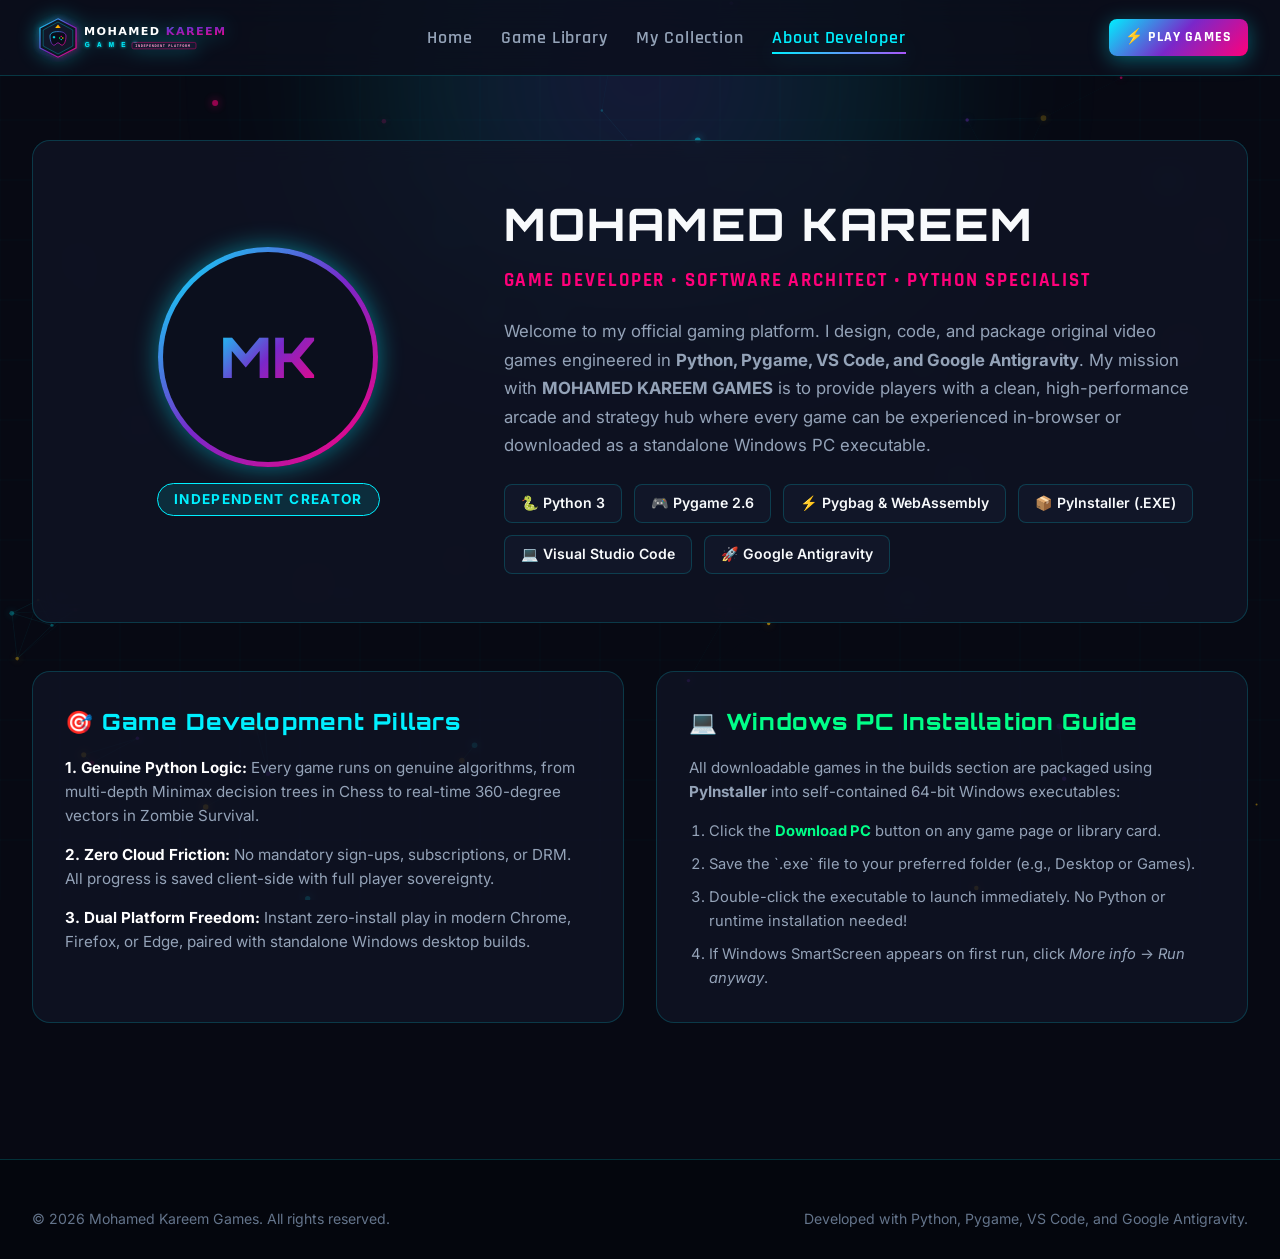
<file: about.html>
<!DOCTYPE html>
<html lang="en">
<head>
  <meta charset="UTF-8">
  <meta name="viewport" content="width=device-width, initial-scale=1.0">
  <title>About Mohamed Kareem — Independent Game Developer</title>
  <meta name="description" content="Discover the story and technical vision of Mohamed Kareem, independent game developer building Python, Pygame, and WebAssembly games.">
  <link rel="icon" type="image/svg+xml" href="static/assets/logos/logo.svg">
  <link rel="stylesheet" href="static/css/main.css">
</head>
<body>

  <!-- Ambient Animated Background Particles -->
  <canvas id="ambient-canvas"></canvas>
  <div class="radial-glow-top"></div>

  <!-- Navigation Bar -->
  <header>
    <nav class="navbar">
      <div class="nav-container">
        <a href="index.html" class="brand-link" aria-label="Mohamed Kareem Games Home">
          <img src="static/assets/logos/logo.svg" alt="Mohamed Kareem Games Logo" class="brand-logo-img">
        </a>

        <ul class="nav-links">
          <li><a href="index.html" class="nav-item">Home</a></li>
          <li><a href="index.html#games-section" class="nav-item">Game Library</a></li>
          <li><a href="library.html" class="nav-item">My Collection</a></li>
          <li><a href="about.html" class="nav-item active">About Developer</a></li>
        </ul>

        <div class="nav-actions">
          <a href="index.html" class="btn btn-primary btn-sm">⚡ Play Games</a>
        </div>
      </div>
    </nav>
  </header>

  <main class="section-wrapper" style="padding-top: 4rem;">
    <div class="about-card" style="margin-bottom: 3rem;">
      <div class="about-avatar-wrapper">
        <div class="avatar-hex">
          <div class="avatar-inner">
            <span class="avatar-initials">MK</span>
          </div>
        </div>
        <span class="dev-badge">INDEPENDENT CREATOR</span>
      </div>

      <div class="about-content">
        <h1 class="brand-font" style="font-size: 2.8rem; margin-bottom: 0.35rem;">MOHAMED KAREEM</h1>
        <p class="about-role">Game Developer • Software Architect • Python Specialist</p>
        <p class="about-text">
          Welcome to my official gaming platform. I design, code, and package original video games engineered in <strong>Python, Pygame, VS Code, and Google Antigravity</strong>. 
          My mission with <strong>MOHAMED KAREEM GAMES</strong> is to provide players with a clean, high-performance arcade and strategy hub where every game can be experienced in-browser or downloaded as a standalone Windows PC executable.
        </p>

        <div class="tech-stack-list" style="margin-top: 1.5rem;">
          <span class="tech-tag">🐍 Python 3</span>
          <span class="tech-tag">🎮 Pygame 2.6</span>
          <span class="tech-tag">⚡ Pygbag & WebAssembly</span>
          <span class="tech-tag">📦 PyInstaller (.EXE)</span>
          <span class="tech-tag">💻 Visual Studio Code</span>
          <span class="tech-tag">🚀 Google Antigravity</span>
        </div>
      </div>
    </div>

    <!-- Development Philosophy & PC Guide -->
    <div style="display: grid; grid-template-columns: repeat(auto-fit, minmax(320px, 1fr)); gap: 2rem;">
      <div style="background: var(--bg-card); border: 1px solid var(--border-glass); border-radius: var(--radius-lg); padding: 2rem;">
        <h3 style="color: var(--neon-cyan); margin-bottom: 1rem; font-size: 1.4rem;">🎯 Game Development Pillars</h3>
        <ul style="color: var(--text-muted); list-style: none; display: flex; flex-direction: column; gap: 0.9rem; font-size: 0.95rem;">
          <li><strong style="color: #fff;">1. Genuine Python Logic:</strong> Every game runs on genuine algorithms, from multi-depth Minimax decision trees in Chess to real-time 360-degree vectors in Zombie Survival.</li>
          <li><strong style="color: #fff;">2. Zero Cloud Friction:</strong> No mandatory sign-ups, subscriptions, or DRM. All progress is saved client-side with full player sovereignty.</li>
          <li><strong style="color: #fff;">3. Dual Platform Freedom:</strong> Instant zero-install play in modern Chrome, Firefox, or Edge, paired with standalone Windows desktop builds.</li>
        </ul>
      </div>

      <div style="background: var(--bg-card); border: 1px solid var(--border-glass); border-radius: var(--radius-lg); padding: 2rem;">
        <h3 style="color: var(--neon-green); margin-bottom: 1rem; font-size: 1.4rem;">💻 Windows PC Installation Guide</h3>
        <p style="color: var(--text-muted); font-size: 0.95rem; margin-bottom: 1rem; line-height: 1.6;">
          All downloadable games in the builds section are packaged using <strong>PyInstaller</strong> into self-contained 64-bit Windows executables:
        </p>
        <ol style="color: var(--text-muted); padding-left: 1.25rem; font-size: 0.92rem; display: flex; flex-direction: column; gap: 0.6rem;">
          <li>Click the <strong style="color: var(--neon-green);">Download PC</strong> button on any game page or library card.</li>
          <li>Save the `.exe` file to your preferred folder (e.g., Desktop or Games).</li>
          <li>Double-click the executable to launch immediately. No Python or runtime installation needed!</li>
          <li>If Windows SmartScreen appears on first run, click <em>More info</em> &rarr; <em>Run anyway</em>.</li>
        </ol>
      </div>
    </div>
  </main>

  <footer class="site-footer" style="margin-top: 5rem;">
    <div class="footer-bottom" style="border: none; padding: 0;">
      <p>&copy; 2026 Mohamed Kareem Games. All rights reserved.</p>
      <p>Developed with Python, Pygame, VS Code, and Google Antigravity.</p>
    </div>
  </footer>

  <script src="static/js/games-registry.js"></script>
  <script src="static/js/storage.js"></script>
  <script src="static/js/app.js"></script>
</body>
</html>
</file>
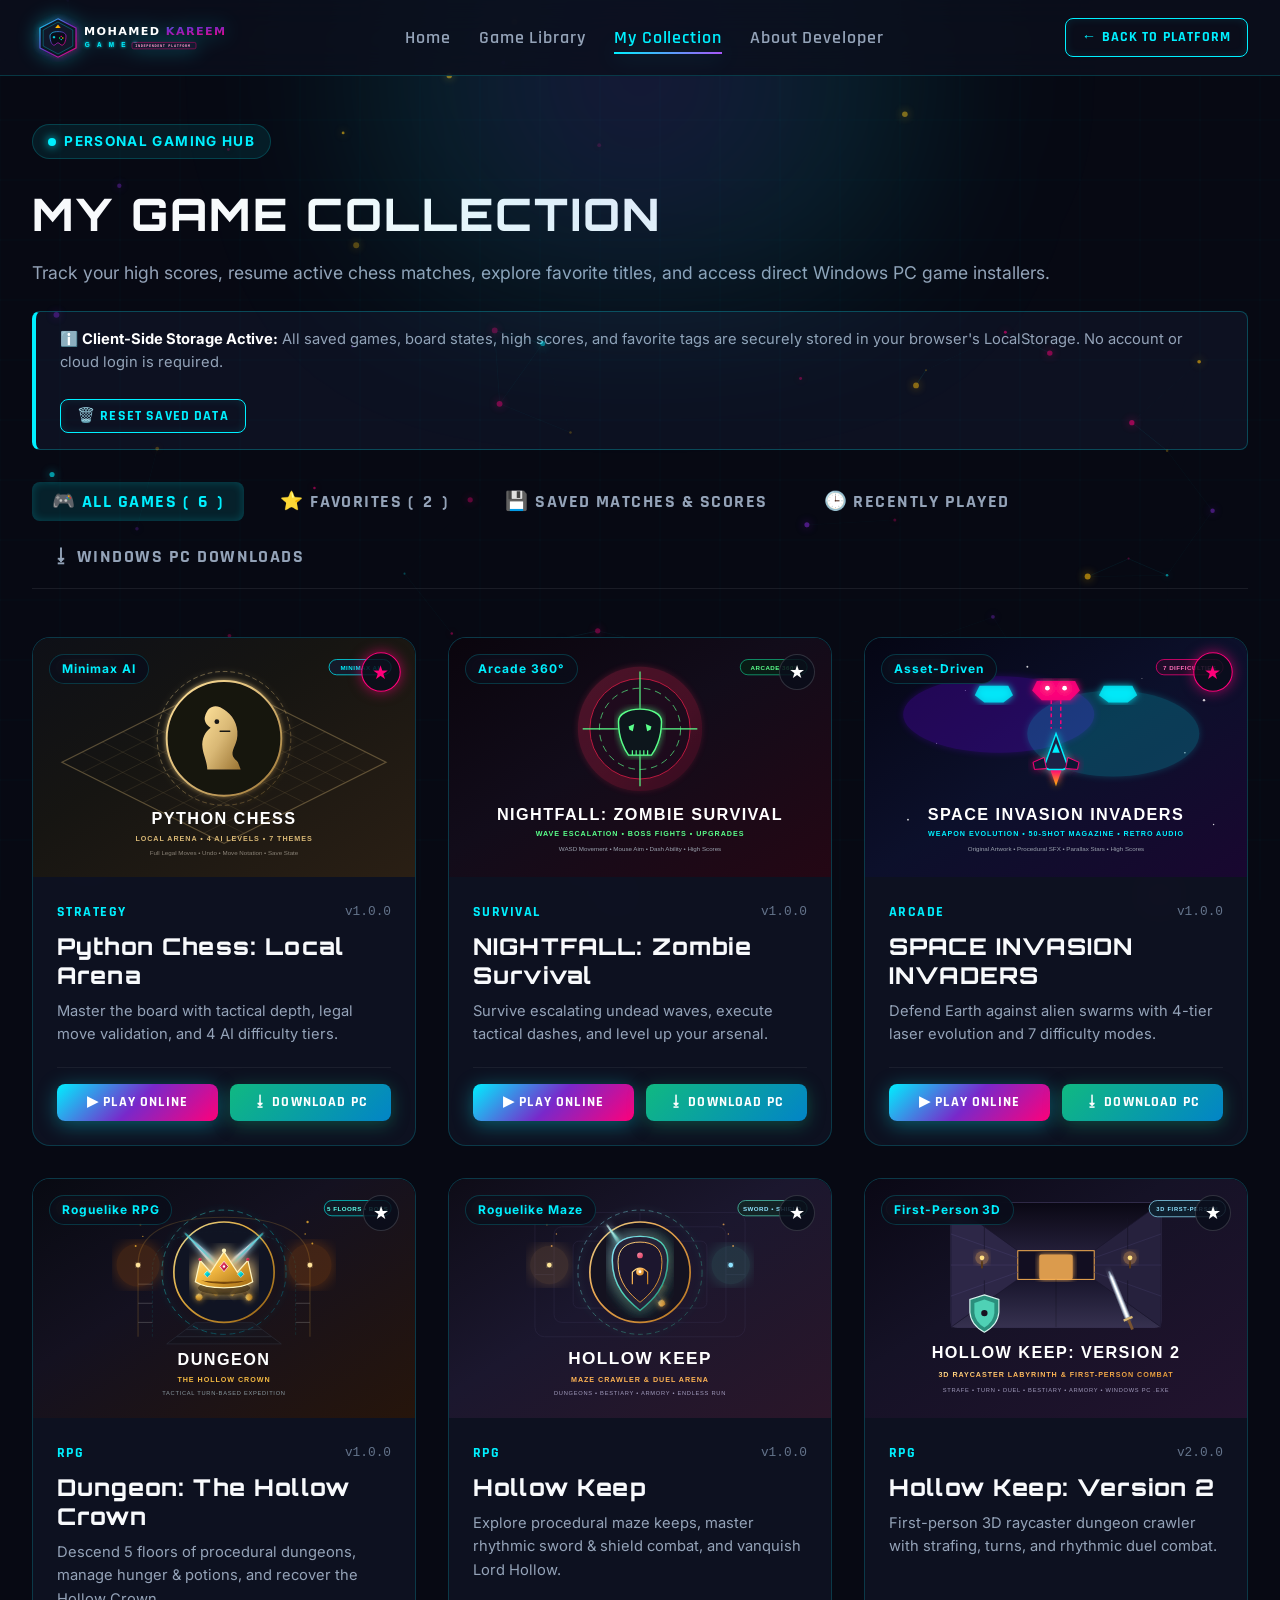
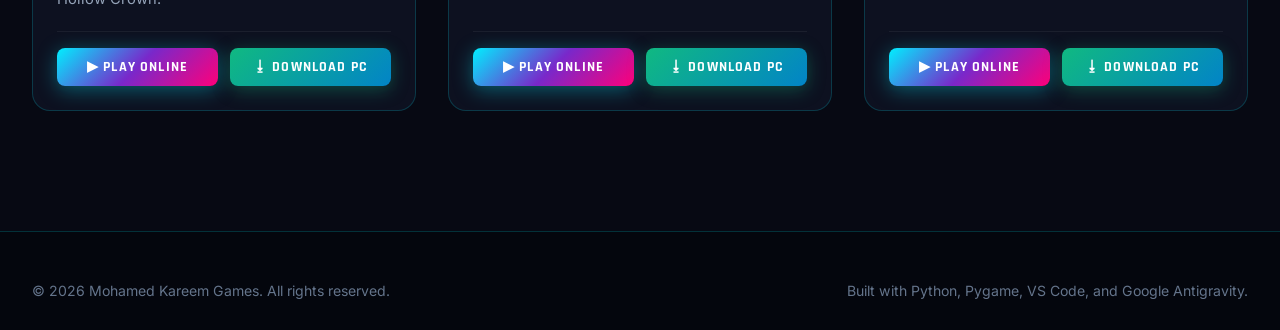
<file: library.html>
<!DOCTYPE html>
<html lang="en">
<head>
  <meta charset="UTF-8">
  <meta name="viewport" content="width=device-width, initial-scale=1.0">
  <title>My Game Collection — MOHAMED KAREEM GAMES</title>
  <meta name="description" content="Manage your saved games, resume ongoing matches, explore favorites, and track high scores in your personal gaming collection.">
  <link rel="icon" type="image/svg+xml" href="static/assets/logos/logo.svg">
  <link rel="stylesheet" href="static/css/main.css">
  <link rel="stylesheet" href="static/css/dashboard.css">
</head>
<body>

  <!-- Ambient Animated Background Particles -->
  <canvas id="ambient-canvas"></canvas>
  <div class="radial-glow-top"></div>

  <!-- Main Navigation Bar -->
  <header>
    <nav class="navbar">
      <div class="nav-container">
        <a href="index.html" class="brand-link" aria-label="Mohamed Kareem Games Home">
          <img src="static/assets/logos/logo.svg" alt="Mohamed Kareem Games Logo" class="brand-logo-img">
        </a>

        <ul class="nav-links">
          <li><a href="index.html" class="nav-item">Home</a></li>
          <li><a href="index.html#games-section" class="nav-item">Game Library</a></li>
          <li><a href="library.html" class="nav-item active">My Collection</a></li>
          <li><a href="about.html" class="nav-item">About Developer</a></li>
        </ul>

        <div class="nav-actions">
          <a href="index.html" class="btn btn-outline btn-sm">← Back to Platform</a>
        </div>
      </div>
    </nav>
  </header>

  <main>
    <div class="dashboard-header">
      <div class="hero-badge">
        <span class="pulse-dot"></span>
        <span>PERSONAL GAMING HUB</span>
      </div>
      <h1 class="brand-font" style="font-size: 2.8rem; margin-bottom: 0.5rem;">MY GAME COLLECTION</h1>
      <p style="color: var(--text-muted); font-size: 1.1rem;">
        Track your high scores, resume active chess matches, explore favorite titles, and access direct Windows PC game installers.
      </p>

      <!-- Local Storage Notice -->
      <div class="storage-notice-box" style="margin-top: 1.5rem;">
        <div class="storage-notice-text">
          ℹ️ <strong>Client-Side Storage Active:</strong> All saved games, board states, high scores, and favorite tags are securely stored in your browser's LocalStorage. No account or cloud login is required.
        </div>
        <button class="btn btn-outline btn-sm" onclick="clearPlatformData()">🗑️ Reset Saved Data</button>
      </div>

      <!-- Navigation Tabs -->
      <div class="dashboard-tabs">
        <button class="dash-tab-btn active" data-tab="all">🎮 All Games (<span id="tab-all-count">3</span>)</button>
        <button class="dash-tab-btn" data-tab="favorites">⭐ Favorites (<span id="tab-fav-count">0</span>)</button>
        <button class="dash-tab-btn" data-tab="saved">💾 Saved Matches & Scores</button>
        <button class="dash-tab-btn" data-tab="recent">🕒 Recently Played</button>
        <button class="dash-tab-btn" data-tab="downloads">⭳ Windows PC Downloads</button>
      </div>
    </div>

    <!-- Tab Content Sections -->
    <div class="section-wrapper" style="padding-top: 1.5rem;">

      <!-- Tab: All Games -->
      <div id="tab-content-all" class="tab-pane">
        <div class="games-grid" id="collection-games-grid">
          <!-- Populated by script -->
        </div>
      </div>

      <!-- Tab: Favorites -->
      <div id="tab-content-favorites" class="tab-pane" style="display: none;">
        <div class="games-grid" id="favorites-games-grid">
          <!-- Populated by script -->
        </div>
      </div>

      <!-- Tab: Saved Progress -->
      <div id="tab-content-saved" class="tab-pane" style="display: none;">
        <div id="saved-matches-list">
          <!-- Populated by script -->
        </div>
      </div>

      <!-- Tab: Recently Played -->
      <div id="tab-content-recent" class="tab-pane" style="display: none;">
        <div id="recent-games-list">
          <!-- Populated by script -->
        </div>
      </div>

      <!-- Tab: Downloads -->
      <div id="tab-content-downloads" class="tab-pane" style="display: none;">
        <div id="downloads-list">
          <!-- Populated by script -->
        </div>
      </div>

    </div>
  </main>

  <!-- Site Footer -->
  <footer class="site-footer">
    <div class="footer-bottom" style="border: none; padding: 0;">
      <p>&copy; 2026 Mohamed Kareem Games. All rights reserved.</p>
      <p>Built with Python, Pygame, VS Code, and Google Antigravity.</p>
    </div>
  </footer>

  <!-- Scripts -->
  <script src="static/js/games-registry.js?v=2.2"></script>
  <script src="static/js/storage.js?v=2.2"></script>
  <script src="static/js/app.js?v=2.2"></script>
  <script>
    document.addEventListener("DOMContentLoaded", () => {
      initDashboardTabs();
      renderDashboard();
    });

    function initDashboardTabs() {
      const tabBtns = document.querySelectorAll(".dash-tab-btn");
      tabBtns.forEach(btn => {
        btn.addEventListener("click", () => {
          tabBtns.forEach(b => b.classList.remove("active"));
          btn.classList.add("active");

          const target = btn.getAttribute("data-tab");
          document.querySelectorAll(".tab-pane").forEach(pane => {
            pane.style.display = "none";
          });

          const activePane = document.getElementById(`tab-content-${target}`);
          if (activePane) activePane.style.display = "block";
        });
      });
    }

    function renderDashboard() {
      if (!window.MKGames || !window.mkStorage) return;

      const catalog = window.MKGames.catalog;
      const favorites = window.mkStorage.getFavorites();
      const recent = window.mkStorage.getRecentlyPlayed();
      const chessSave = window.mkStorage.getChessSave();
      const spaceScores = window.mkStorage.getSpaceScores();
      const zombieSave = window.mkStorage.getZombieSave();

      document.getElementById("tab-all-count").textContent = catalog.length;
      document.getElementById("tab-fav-count").textContent = favorites.length;

      // 1. All Games Grid
      const allGrid = document.getElementById("collection-games-grid");
      allGrid.innerHTML = catalog.map(game => renderCard(game, favorites.includes(game.id))).join('');

      // 2. Favorites Grid
      const favGrid = document.getElementById("favorites-games-grid");
      const favGames = catalog.filter(g => favorites.includes(g.id));
      if (favGames.length === 0) {
        favGrid.innerHTML = `
          <div style="grid-column: 1 / -1; text-align: center; padding: 4rem 1rem;">
            <p style="color: var(--text-muted); font-size: 1.1rem;">You haven't marked any games as favorites yet.</p>
            <p style="color: var(--text-dim); margin-top: 0.5rem;">Click the ★ star on any game card to add it to your favorites.</p>
          </div>
        `;
      } else {
        favGrid.innerHTML = favGames.map(game => renderCard(game, true)).join('');
      }

      // 3. Saved Matches & High Scores
      const savedList = document.getElementById("saved-matches-list");
      let savedHtml = '';

      if (chessSave) {
        savedHtml += `
          <div class="saved-game-card">
            <div class="saved-game-info">
              <h4>♞ Python Chess: Active Saved Match</h4>
              <div class="saved-game-meta">
                <span>📅 Saved: ${chessSave.savedAtStr || 'Recent'}</span>
                <span>🎮 Turn: ${chessSave.turn === 'w' ? 'White' : 'Black'} to Move</span>
                <span>🤖 Mode: ${chessSave.mode || 'Local'}</span>
                <span>🎨 Theme: ${chessSave.theme || 'Classic'}</span>
              </div>
            </div>
            <div class="saved-game-actions">
              <a href="games/chess.html?resume=1" class="btn btn-primary btn-sm">▶ Resume Match</a>
              <button class="btn btn-outline btn-sm" onclick="clearChessMatch()">Clear Save</button>
            </div>
          </div>
        `;
      }

      // Space Invaders records
      const spaceBest = Object.entries(spaceScores);
      savedHtml += `
        <div class="saved-game-card">
          <div class="saved-game-info">
            <h4>🚀 SPACE INVASION INVADERS: High Scores</h4>
            <div class="saved-game-meta">
              ${spaceBest.length > 0 ? spaceBest.map(([diff, sc]) => `<span>⚡ ${diff}: ${sc} PTS</span>`).join(' • ') : '<span>No matches played yet</span>'}
            </div>
          </div>
          <div class="saved-game-actions">
            <a href="games/space-invaders.html" class="btn btn-primary btn-sm">▶ Play Space Invaders</a>
          </div>
        </div>
      `;

      // Zombie Survival records
      savedHtml += `
        <div class="saved-game-card">
          <div class="saved-game-info">
            <h4>☣️ NIGHTFALL: Zombie Survival: Records</h4>
            <div class="saved-game-meta">
              <span>🏆 High Score: ${zombieSave.highScore} PTS</span>
              <span>🌊 Max Wave: Wave ${zombieSave.maxWave}</span>
              <span>💀 Undead Eliminated: ${zombieSave.totalKills}</span>
            </div>
          </div>
          <div class="saved-game-actions">
            <a href="games/zombie.html" class="btn btn-primary btn-sm">▶ Play Zombie Survival</a>
          </div>
        </div>
      `;

      // Dungeon: The Hollow Crown progress
      try {
        const dungeonRaw = localStorage.getItem('dungeon-hollow-crown-v1');
        if (dungeonRaw) {
          const dungeonData = JSON.parse(dungeonRaw);
          const floorNames = ["Threshold of Bone", "The Sunken Crypts", "The Ashen Vaults", "The Obsidian Keep", "The Hollow Sanctum"];
          const floorText = floorNames[(dungeonData.floor || 1) - 1] || `Floor ${dungeonData.floor || 1}`;
          savedHtml += `
            <div class="saved-game-card">
              <div class="saved-game-info">
                <h4>🗝️ Dungeon: The Hollow Crown (Active Expedition)</h4>
                <div class="saved-game-meta">
                  <span>🏰 Location: ${floorText}</span>
                  <span>❤️ Health: ${dungeonData.player?.hp || 'Full'}</span>
                  <span>🍗 Hunger: ${dungeonData.player?.hunger ?? 100}%</span>
                  <span>⚔️ Level: ${dungeonData.player?.level || 1}</span>
                </div>
              </div>
              <div class="saved-game-actions">
                <a href="games/dungeon.html" class="btn btn-primary btn-sm">▶ Continue Descent</a>
                <button class="btn btn-outline btn-sm" onclick="clearDungeonSave()">Clear Save</button>
              </div>
            </div>
          `;
        }
      } catch (e) {}

      // Hollow Keep records
      try {
        const hkRaw = localStorage.getItem('hollowkeep.v1');
        if (hkRaw) {
          const hkData = JSON.parse(hkRaw);
          if (hkData && (hkData.coins > 0 || hkData.best > 0 || hkData.pets > 0)) {
            savedHtml += `
              <div class="saved-game-card">
                <div class="saved-game-info">
                  <h4>🛡️ Hollow Keep: Dungeon Records</h4>
                  <div class="saved-game-meta">
                    <span>🏰 Max Cleared: Level ${hkData.best || 1}</span>
                    <span>💰 Coins: ${hkData.coins || 0}</span>
                    <span>⚔️ Hero Level: ${hkData.hl || 1}</span>
                    <span>🐱 Cat Pats: ${hkData.pets || 0}</span>
                  </div>
                </div>
                <div class="saved-game-actions">
                  <a href="games/hollow-keep.html" class="btn btn-primary btn-sm">▶ Enter Keep</a>
                  <button class="btn btn-outline btn-sm" onclick="clearHollowKeepSave()">Clear Save</button>
                </div>
              </div>
            `;
          }
        }
      } catch (e) {}

      savedList.innerHTML = savedHtml;

      // 4. Recently Played
      const recentList = document.getElementById("recent-games-list");
      if (recent.length === 0) {
        recentList.innerHTML = `
          <div style="text-align: center; padding: 3rem 1rem; color: var(--text-muted);">
            No recently played games recorded yet. Launch any game to begin your session history.
          </div>
        `;
      } else {
        recentList.innerHTML = recent.map(item => {
          const game = window.MKGames.getGame(item.id);
          if (!game) return '';
          return `
            <div class="saved-game-card">
              <div class="saved-game-info">
                <h4>${game.title}</h4>
                <div class="saved-game-meta">
                  <span>🕒 Last Played: ${item.dateStr}</span>
                  <span>📁 Category: ${game.category}</span>
                  <span>⭐ Rating: ${game.rating} / 5.0</span>
                </div>
              </div>
              <div class="saved-game-actions">
                <a href="${game.playUrl}" class="btn btn-primary btn-sm">▶ Play Again</a>
              </div>
            </div>
          `;
        }).join('');
      }

      // 5. Windows PC Downloads
      const downloadsList = document.getElementById("downloads-list");
      downloadsList.innerHTML = catalog.map(game => `
        <div class="saved-game-card">
          <div class="saved-game-info">
            <h4>${game.title} (Windows Executable)</h4>
            <div class="saved-game-meta">
              <span>💾 Size: ${game.fileSize}</span>
              <span>🖥️ OS: ${game.compatibility}</span>
              <span>📦 Release: v${game.version} (${game.releaseDate})</span>
              <span>🛡️ Verified Standalone .EXE</span>
            </div>
          </div>
          <div class="saved-game-actions">
            <a href="${game.downloadUrl}" class="btn btn-download btn-sm" download>⭳ Download .EXE</a>
          </div>
        </div>
      `).join('');
    }

    function renderCard(game, isFav) {
      return `
        <article class="game-card">
          <div class="card-media">
            <img src="${game.thumbnail}" alt="${game.title}" class="card-thumb" />
            <span class="card-overlay-badge">${game.badge || game.category}</span>
            <button class="card-fav-btn ${isFav ? 'is-fav' : ''}" onclick="toggleGameFav(event, '${game.id}')">★</button>
          </div>
          <div class="card-body">
            <div class="card-header-info">
              <span class="card-category">${game.category}</span>
              <span class="card-version">v${game.version}</span>
            </div>
            <h3 class="card-title">${game.title}</h3>
            <p class="card-desc">${game.tagline}</p>
            <div class="card-footer">
              <a href="${game.playUrl}" class="btn btn-primary btn-sm">▶ Play Online</a>
              <a href="${game.downloadUrl}" class="btn btn-download btn-sm" download>⭳ Download PC</a>
            </div>
          </div>
        </article>
      `;
    }

    function clearChessMatch() {
      if (confirm("Are you sure you want to clear your saved Chess game?")) {
        window.mkStorage.clearChessSave();
        renderDashboard();
      }
    }

    function clearDungeonSave() {
      if (confirm("Are you sure you want to abandon your saved Dungeon expedition?")) {
        localStorage.removeItem('dungeon-hollow-crown-v1');
        renderDashboard();
      }
    }

    function clearHollowKeepSave() {
      if (confirm("Are you sure you want to erase all saved Hollow Keep progress (coins, gear, bestiary)?")) {
        localStorage.removeItem('hollowkeep.v1');
        renderDashboard();
      }
    }

    function clearPlatformData() {
      if (confirm("Are you sure you want to reset all locally saved platform records (favorites, scores, saves)?")) {
        localStorage.removeItem("MK_GAMES_PLATFORM_DATA_V1");
        window.location.reload();
      }
    }
  </script>
</body>
</html>
</file>
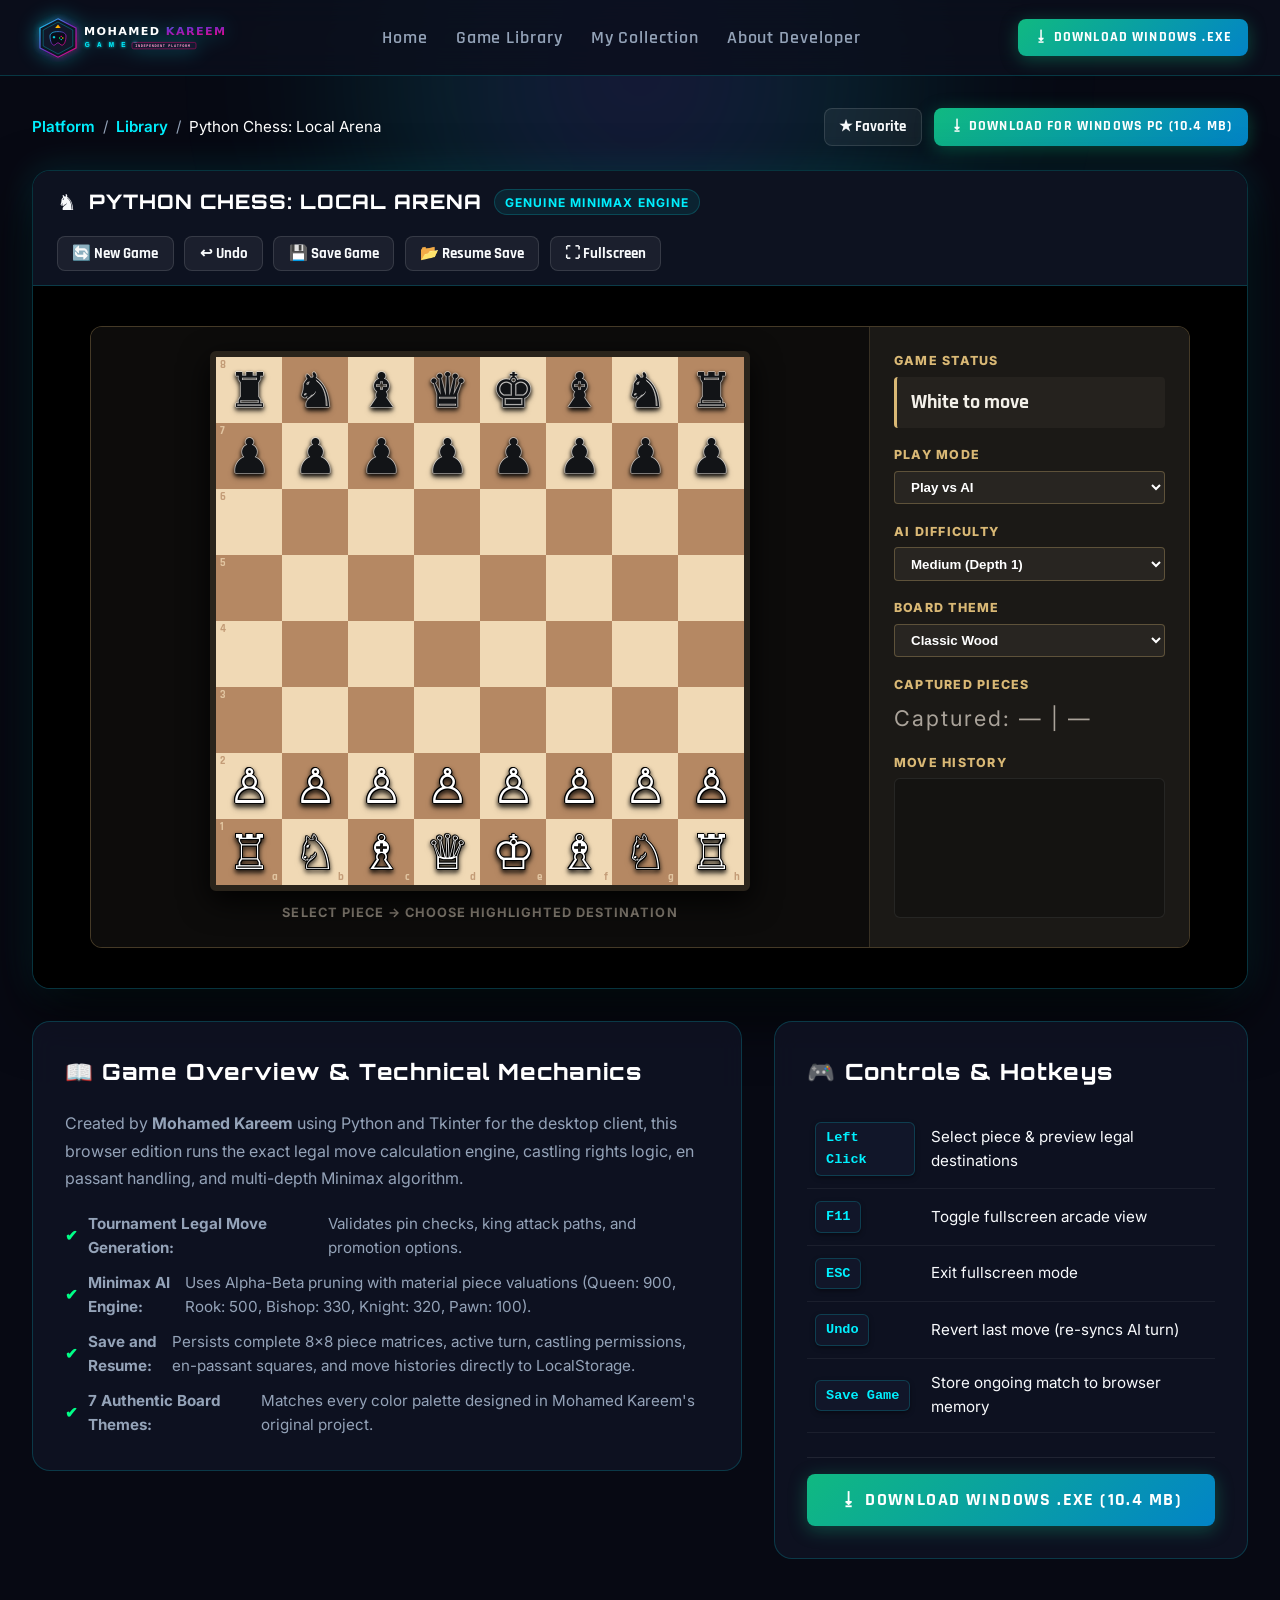
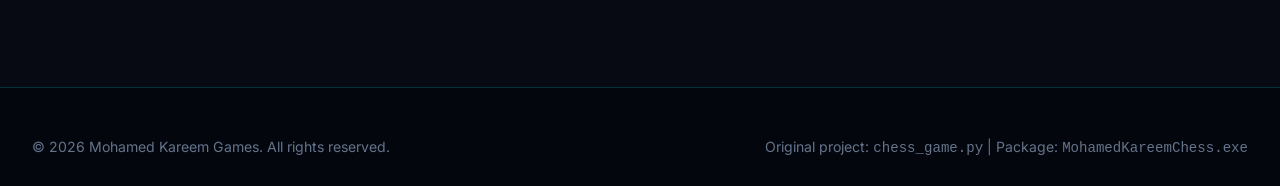
<file: games/chess.html>
<!DOCTYPE html>
<html lang="en">
<head>
  <meta charset="UTF-8">
  <meta name="viewport" content="width=device-width, initial-scale=1.0">
  <title>Python Chess: Local Arena — MOHAMED KAREEM GAMES</title>
  <meta name="description" content="Play tournament-grade local Python Chess by Mohamed Kareem in your browser or download for Windows PC. Features Minimax AI, 4 difficulties, 7 themes, and save/resume.">
  <link rel="icon" type="image/svg+xml" href="../static/assets/logos/logo.svg">
  <link rel="stylesheet" href="../static/css/main.css">
  <link rel="stylesheet" href="../static/css/games.css?v=2.1">
  <style>
    /* Chess-specific Board Arena Styles */
    .chess-arena-shell {
      display: flex;
      flex-direction: row;
      background: #12100d;
      border: 1px solid rgba(217, 184, 117, 0.25);
      border-radius: var(--radius-md);
      overflow: hidden;
      width: 100%;
      max-width: 1100px;
      margin: 1rem auto;
      box-shadow: 0 15px 45px rgba(0, 0, 0, 0.8);
    }

    .chess-board-col {
      padding: 1.5rem;
      background: #0d0c0b;
      display: flex;
      flex-direction: column;
      align-items: center;
      justify-content: center;
      flex: 1;
    }

    .chess-board {
      display: grid;
      grid-template-columns: repeat(8, 1fr);
      grid-template-rows: repeat(8, 1fr);
      width: min(540px, 86vw);
      height: min(540px, 86vw);
      aspect-ratio: 1 / 1;
      border: 6px solid #2a241b;
      border-radius: 6px;
      box-shadow: 0 10px 30px rgba(0, 0, 0, 0.9);
      user-select: none;
      position: relative;
    }

    .chess-square {
      width: 100%;
      height: 100%;
      display: flex;
      align-items: center;
      justify-content: center;
      font-size: clamp(2rem, 5vw, 3rem);
      cursor: pointer;
      position: relative;
      transition: background-color 0.15s ease;
      line-height: 1;
    }

    .chess-piece-white {
      color: #ffffff !important;
      text-shadow: 
        0 1px 0 #000,
        0 -1px 0 #000,
        1px 0 0 #000,
        -1px 0 0 #000,
        1px 1px 0 #000,
        -1px -1px 0 #000,
        0 3px 5px rgba(0, 0, 0, 0.7);
      filter: drop-shadow(0 2px 2px rgba(0, 0, 0, 0.7));
    }

    .chess-piece-black {
      color: #121417 !important;
      text-shadow: 
        0 1px 0 rgba(255, 255, 255, 0.45),
        0 -1px 0 rgba(255, 255, 255, 0.45),
        1px 0 0 rgba(255, 255, 255, 0.45),
        -1px 0 0 rgba(255, 255, 255, 0.45),
        0 2px 4px rgba(0, 0, 0, 0.8);
      filter: drop-shadow(0 2px 2px rgba(0, 0, 0, 0.8));
    }

    .board-coord {
      position: absolute;
      font-size: 0.7rem;
      font-weight: 800;
      font-family: 'Rajdhani', sans-serif;
      pointer-events: none;
      opacity: 0.75;
      line-height: 1;
    }
    .rank-coord {
      top: 3px;
      left: 4px;
    }
    .file-coord {
      bottom: 2px;
      right: 4px;
    }

    .chess-square.selected {
      background-color: #f7ec6e !important;
    }

    .chess-square.destination {
      background-color: #cddc78 !important;
    }

    .chess-square.destination::after {
      content: '';
      width: 16px;
      height: 16px;
      background: rgba(0, 0, 0, 0.35);
      border-radius: 50%;
      position: absolute;
    }

    .chess-square.check-square {
      background-color: #e57373 !important;
    }

    .chess-side-panel {
      width: 320px;
      background: #1b1916;
      border-left: 1px solid rgba(217, 184, 117, 0.15);
      padding: 1.5rem;
      display: flex;
      flex-direction: column;
      gap: 1.1rem;
    }

    .chess-status-badge {
      font-size: 1.25rem;
      font-weight: 800;
      color: #f4f1ea;
      font-family: 'Rajdhani', sans-serif;
      padding: 0.6rem 0.85rem;
      background: #25221e;
      border-left: 3px solid #d9b875;
      border-radius: 4px;
    }

    .captured-pieces-bar {
      font-size: 1.35rem;
      color: #aaa39a;
      letter-spacing: 2px;
      min-height: 28px;
    }

    .moves-history-box {
      background: #141311;
      border: 1px solid rgba(255, 255, 255, 0.08);
      border-radius: 6px;
      height: 140px;
      overflow-y: auto;
      padding: 0.5rem;
      font-family: 'Consolas', monospace;
      font-size: 0.88rem;
      color: #d9b875;
    }

    .moves-history-box div {
      padding: 0.15rem 0.3rem;
      border-bottom: 1px solid rgba(255, 255, 255, 0.03);
    }

    .control-row {
      display: flex;
      flex-direction: column;
      gap: 0.35rem;
    }

    .control-row label {
      font-size: 0.78rem;
      font-weight: 800;
      letter-spacing: 0.1em;
      color: #d9b875;
      text-transform: uppercase;
    }

    .chess-select {
      background: #282521;
      border: 1px solid rgba(217, 184, 117, 0.3);
      color: #fff;
      padding: 0.45rem 0.75rem;
      border-radius: 4px;
      font-weight: 600;
      outline: none;
      cursor: pointer;
    }

    @media (max-width: 900px) {
      .chess-arena-shell {
        flex-direction: column;
      }
      .chess-side-panel {
        width: 100%;
        border-left: none;
        border-top: 1px solid rgba(217, 184, 117, 0.15);
      }
      .chess-board {
        width: 90vw;
        height: 90vw;
        max-width: 440px;
        max-height: 440px;
      }
      .chess-square {
        font-size: 2rem;
      }
    }
    /* FULLSCREEN ARCADE: ZERO BLACK BOX, 100% SCREEN HEIGHT */
    .arcade-cabinet:fullscreen,
    .arcade-cabinet:-webkit-full-screen {
      width: 100vw !important;
      height: 100vh !important;
      max-width: 100vw !important;
      max-height: 100vh !important;
      margin: 0 !important;
      padding: 0 !important;
      border: none !important;
      border-radius: 0 !important;
      background: #000 !important;
      display: flex !important;
      flex-direction: column !important;
      overflow: hidden !important;
    }
    .arcade-cabinet:fullscreen .cabinet-hud-header,
    .arcade-cabinet:-webkit-full-screen .cabinet-hud-header {
      height: 44px !important;
      min-height: 44px !important;
      padding: 0.35rem 1.5rem !important;
      flex-shrink: 0 !important;
      background: #090d1a !important;
      z-index: 20 !important;
      border-bottom: 1px solid rgba(255, 255, 255, 0.1) !important;
    }
    .arcade-cabinet:fullscreen .cabinet-screen-area,
    .arcade-cabinet:-webkit-full-screen .cabinet-screen-area {
      flex: 1 1 0% !important;
      width: 100vw !important;
      height: calc(100vh - 44px) !important;
      max-height: calc(100vh - 44px) !important;
      margin: 0 !important;
      padding: 0 !important;
      display: flex !important;
      align-items: center !important;
      justify-content: center !important;
      background: #000 !important;
      overflow: hidden !important;
    }
    .arcade-cabinet:fullscreen .chess-arena-shell,
    .arcade-cabinet:-webkit-full-screen .chess-arena-shell {
      height: calc(100vh - 48px) !important;
      max-height: calc(100vh - 48px) !important;
      max-width: 100vw !important;
      width: 100% !important;
      margin: 0 !important;
      display: flex !important;
      flex-direction: row !important;
      align-items: center !important;
      justify-content: center !important;
      gap: 3rem !important;
      padding: 0.5rem 1rem !important;
      border: none !important;
      border-radius: 0 !important;
      background: transparent !important;
      box-shadow: none !important;
    }
    .arcade-cabinet:fullscreen .chess-board-col,
    .arcade-cabinet:-webkit-full-screen .chess-board-col {
      padding: 0.5rem !important;
      background: transparent !important;
    }
    .arcade-cabinet:fullscreen .chess-board,
    .arcade-cabinet:-webkit-full-screen .chess-board {
      width: min(calc(100vh - 90px), 72vw, 840px) !important;
      height: min(calc(100vh - 90px), 72vw, 840px) !important;
      aspect-ratio: 1 / 1 !important;
    }
    .arcade-cabinet:fullscreen .chess-square,
    .arcade-cabinet:-webkit-full-screen .chess-square {
      font-size: clamp(2.4rem, 5.5vh, 4.5rem) !important;
    }
    .arcade-cabinet:fullscreen .chess-side-panel,
    .arcade-cabinet:-webkit-full-screen .chess-side-panel {
      height: min(calc(100vh - 90px), 840px) !important;
      max-height: min(calc(100vh - 90px), 840px) !important;
      overflow-y: auto !important;
    }
  </style>
</head>
<body>

  <!-- Ambient Animated Background Particles -->
  <canvas id="ambient-canvas"></canvas>
  <div class="radial-glow-top"></div>

  <!-- Header -->
  <header>
    <nav class="navbar">
      <div class="nav-container">
        <a href="../index.html" class="brand-link" aria-label="Mohamed Kareem Games Home">
          <img src="../static/assets/logos/logo.svg" alt="Mohamed Kareem Games Logo" class="brand-logo-img">
        </a>
        <ul class="nav-links">
          <li><a href="../index.html" class="nav-item">Home</a></li>
          <li><a href="../index.html#games-section" class="nav-item">Game Library</a></li>
          <li><a href="../library.html" class="nav-item">My Collection</a></li>
          <li><a href="../about.html" class="nav-item">About Developer</a></li>
        </ul>
        <div class="nav-actions">
          <a href="../builds/MohamedKareemChess-v1.0.exe" class="btn btn-download btn-sm" download>⭳ Download Windows .EXE</a>
        </div>
      </div>
    </nav>
  </header>

  <main class="game-page-wrapper">
    <!-- Top Breadcrumb & Actions -->
    <div class="game-top-bar">
      <div class="game-breadcrumb">
        <a href="../index.html">Platform</a>
        <span>/</span>
        <a href="../index.html#games-section">Library</a>
        <span>/</span>
        <span style="color: #fff;">Python Chess: Local Arena</span>
      </div>

      <div style="display: flex; gap: 0.75rem;">
        <button class="cabinet-btn" onclick="toggleGameFav(event, 'chess')">★ Favorite</button>
        <a href="../builds/MohamedKareemChess-v1.0.exe" class="btn btn-download btn-sm" download>⭳ Download for Windows PC (10.4 MB)</a>
      </div>
    </div>

    <!-- Toast Notification -->
    <div id="game-toast" class="game-overlay-toast">Game Saved Successfully!</div>

    <!-- Cabinet Playable Area -->
    <section class="arcade-cabinet" id="cabinet-shell">
      <div class="cabinet-hud-header">
        <div class="cabinet-title-group">
          <span style="font-size: 1.4rem;">♞</span>
          <h2 class="cabinet-game-title">PYTHON CHESS: LOCAL ARENA</h2>
          <span class="hero-badge" style="margin: 0; padding: 0.15rem 0.6rem; font-size: 0.75rem;">GENUINE MINIMAX ENGINE</span>
        </div>

        <div class="cabinet-controls-bar">
          <button class="cabinet-btn" onclick="triggerNewGame()">🔄 New Game</button>
          <button class="cabinet-btn" onclick="triggerUndo()">↩ Undo</button>
          <button class="cabinet-btn save-btn" onclick="triggerSave()">💾 Save Game</button>
          <button class="cabinet-btn" id="resume-btn" onclick="triggerResume()">📂 Resume Save</button>
          <button class="cabinet-btn" id="fs-toggle-btn" onclick="toggleFullscreenCabinet()">⛶ Fullscreen</button>
        </div>
      </div>

      <!-- Chess Arena Container -->
      <div class="cabinet-screen-area" style="padding: 1.5rem 0;">
        <div class="chess-arena-shell">
          <!-- Chess Board Grid -->
          <div class="chess-board-col">
            <div id="chess-board" class="chess-board"></div>
            <div style="color: #888075; font-size: 0.8rem; margin-top: 0.75rem; letter-spacing: 0.08em; font-weight: 700;">
              SELECT PIECE → CHOOSE HIGHLIGHTED DESTINATION
            </div>
          </div>

          <!-- Chess Side Controls Panel -->
          <div class="chess-side-panel">
            <div class="control-row">
              <label>Game Status</label>
              <div id="chess-status" class="chess-status-badge">White to move</div>
            </div>

            <div class="control-row">
              <label>Play Mode</label>
              <select id="chess-mode" class="chess-select" onchange="changeMode()">
                <option value="2 Players">2 Players (Local)</option>
                <option value="Play vs AI" selected>Play vs AI</option>
              </select>
            </div>

            <div class="control-row" id="ai-level-row">
              <label>AI Difficulty</label>
              <select id="chess-ai-level" class="chess-select" onchange="changeAILevel()">
                <option value="Easy">Easy (Casual)</option>
                <option value="Medium" selected>Medium (Depth 1)</option>
                <option value="Hard">Hard (Depth 2)</option>
                <option value="Extreme">Extreme (Depth 3 Alpha-Beta)</option>
              </select>
            </div>

            <div class="control-row">
              <label>Board Theme</label>
              <select id="chess-theme" class="chess-select" onchange="changeTheme()">
                <option value="Classic" selected>Classic Wood</option>
                <option value="Ocean">Ocean Blue</option>
                <option value="Forest">Forest Green</option>
                <option value="Rose">Rose Pink</option>
                <option value="Midnight">Midnight Navy</option>
                <option value="Amethyst">Amethyst Purple</option>
                <option value="Sunset">Sunset Amber</option>
              </select>
            </div>

            <div class="control-row">
              <label>Captured Pieces</label>
              <div id="captured-display" class="captured-pieces-bar">Captured: —</div>
            </div>

            <div class="control-row" style="flex-grow: 1;">
              <label>Move History</label>
              <div id="move-history" class="moves-history-box"></div>
            </div>
          </div>
        </div>
      </div>
    </section>

    <!-- Details & Guide Grid -->
    <div class="game-details-grid">
      <div class="game-card-panel">
        <h3>📖 Game Overview & Technical Mechanics</h3>
        <p style="color: var(--text-muted); line-height: 1.7; margin-bottom: 1.25rem;">
          Created by <strong>Mohamed Kareem</strong> using Python and Tkinter for the desktop client, this browser edition runs the 
          exact legal move calculation engine, castling rights logic, en passant handling, and multi-depth Minimax algorithm.
        </p>

        <ul class="feature-check-list">
          <li><strong>Tournament Legal Move Generation:</strong> Validates pin checks, king attack paths, and promotion options.</li>
          <li><strong>Minimax AI Engine:</strong> Uses Alpha-Beta pruning with material piece valuations (Queen: 900, Rook: 500, Bishop: 330, Knight: 320, Pawn: 100).</li>
          <li><strong>Save and Resume:</strong> Persists complete 8x8 piece matrices, active turn, castling permissions, en-passant squares, and move histories directly to LocalStorage.</li>
          <li><strong>7 Authentic Board Themes:</strong> Matches every color palette designed in Mohamed Kareem's original project.</li>
        </ul>
      </div>

      <div class="game-card-panel">
        <h3>🎮 Controls & Hotkeys</h3>
        <table class="key-bindings-table">
          <tr>
            <td><span class="key-tag">Left Click</span></td>
            <td>Select piece & preview legal destinations</td>
          </tr>
          <tr>
            <td><span class="key-tag">F11</span></td>
            <td>Toggle fullscreen arcade view</td>
          </tr>
          <tr>
            <td><span class="key-tag">ESC</span></td>
            <td>Exit fullscreen mode</td>
          </tr>
          <tr>
            <td><span class="key-tag">Undo</span></td>
            <td>Revert last move (re-syncs AI turn)</td>
          </tr>
          <tr>
            <td><span class="key-tag">Save Game</span></td>
            <td>Store ongoing match to browser memory</td>
          </tr>
        </table>

        <div style="margin-top: 1.5rem; padding-top: 1rem; border-top: 1px solid rgba(255, 255, 255, 0.08);">
          <a href="../builds/MohamedKareemChess-v1.0.exe" class="btn btn-download" style="width: 100%;" download>
            ⭳ Download Windows .EXE (10.4 MB)
          </a>
        </div>
      </div>
    </div>
  </main>

  <footer class="site-footer">
    <div class="footer-bottom" style="border: none; padding: 0;">
      <p>&copy; 2026 Mohamed Kareem Games. All rights reserved.</p>
      <p>Original project: <code>chess_game.py</code> | Package: <code>MohamedKareemChess.exe</code></p>
    </div>
  </footer>

  <!-- Scripts -->
  <script src="../static/js/games-registry.js"></script>
  <script src="../static/js/storage.js"></script>
  <script src="../static/js/games/chess-engine.js?v=2.1"></script>
  <script>
    let game = new ChessGame();
    let selectedSquare = null;
    let availableMoves = [];
    let currentTheme = "Classic";
    let currentMode = "Play vs AI";
    let currentAILevel = "Medium";
    let isAiThinking = false;

    document.addEventListener("DOMContentLoaded", () => {
      // Record game launch in recently played
      if (window.mkStorage) {
        window.mkStorage.recordPlayed("chess");
      }

      // Check if resume requested via URL query ?resume=1
      const urlParams = new URLSearchParams(window.location.search);
      if (urlParams.get("resume") === "1") {
        triggerResume();
      }

      renderBoard();
      updateStatus();
    });

    function renderBoard() {
      const boardEl = document.getElementById("chess-board");
      boardEl.innerHTML = "";
      const [lightColor, darkColor] = BOARD_THEMES[currentTheme] || BOARD_THEMES["Classic"];

      const checkedKing = game.in_check(game.turn) ? game.find_king(game.turn) : null;
      const destinations = new Set(availableMoves.map(m => `${m.end[0]},${m.end[1]}`));

      for (let r = 0; r < 8; r++) {
        for (let c = 0; c < 8; c++) {
          const sq = document.createElement("div");
          sq.className = "chess-square";
          const isLight = (r + c) % 2 === 0;
          sq.style.backgroundColor = isLight ? lightColor : darkColor;

          if (selectedSquare && selectedSquare[0] === r && selectedSquare[1] === c) {
            sq.classList.add("selected");
          }
          if (destinations.has(`${r},${c}`)) {
            sq.classList.add("destination");
          }
          if (checkedKing && checkedKing[0] === r && checkedKing[1] === c) {
            sq.classList.add("check-square");
          }

          // Coordinates on board edges
          if (c === 0) {
            const rankLabel = document.createElement("span");
            rankLabel.className = "board-coord rank-coord";
            rankLabel.style.color = isLight ? darkColor : lightColor;
            rankLabel.textContent = 8 - r;
            sq.appendChild(rankLabel);
          }
          if (r === 7) {
            const fileLabel = document.createElement("span");
            fileLabel.className = "board-coord file-coord";
            fileLabel.style.color = isLight ? darkColor : lightColor;
            fileLabel.textContent = FILES[c];
            sq.appendChild(fileLabel);
          }

          const piece = game.board[r][c];
          if (piece) {
            const pieceSpan = document.createElement("span");
            pieceSpan.className = piece[0] === "w" ? "chess-piece-white" : "chess-piece-black";
            pieceSpan.textContent = SYMBOLS[piece] || "";
            sq.appendChild(pieceSpan);
          }

          sq.addEventListener("click", () => handleSquareClick(r, c));
          boardEl.appendChild(sq);
        }
      }
    }

    function handleSquareClick(r, c) {
      if (game.game_over || isAiThinking) return;
      if (currentMode === "Play vs AI" && game.turn === "b") return;

      if (selectedSquare) {
        const chosen = availableMoves.find(m => m.end[0] === r && m.end[1] === c);
        if (chosen) {
          if (chosen.promotion) {
            chosen.promotion = prompt("Promote Pawn to: Q (Queen), R (Rook), B (Bishop), N (Knight)", "Q")?.toUpperCase() || "Q";
            if (!"QRBN".includes(chosen.promotion)) chosen.promotion = "Q";
          }
          game.apply(chosen);
          selectedSquare = null;
          availableMoves = [];
          renderBoard();
          updateStatus();
          scheduleAIMove();
          return;
        }
      }

      const piece = game.board[r][c];
      if (piece && piece[0] === game.turn) {
        selectedSquare = [r, c];
        availableMoves = game.legal_moves([r, c]);
      } else {
        selectedSquare = null;
        availableMoves = [];
      }
      renderBoard();
    }

    function scheduleAIMove() {
      if (currentMode === "Play vs AI" && game.turn === "b" && !game.game_over) {
        isAiThinking = true;
        document.getElementById("chess-status").textContent = "AI is thinking...";
        setTimeout(() => {
          const aiMove = game.choose_ai_move(currentAILevel);
          if (aiMove) {
            game.apply(aiMove);
          }
          isAiThinking = false;
          renderBoard();
          updateStatus();
        }, 320);
      }
    }

    function updateStatus() {
      document.getElementById("chess-status").textContent = game.status();

      // Render captured pieces
      const remaining = { P: 8, N: 2, B: 2, R: 2, Q: 1, K: 1 };
      const currentPieces = { w: {}, b: {} };
      for (let r = 0; r < 8; r++) {
        for (let c = 0; c < 8; c++) {
          const p = game.board[r][c];
          if (p) currentPieces[p[0]][p[1]] = (currentPieces[p[0]][p[1]] || 0) + 1;
        }
      }

      let capturedW = "";
      let capturedB = "";
      for (const [kind, total] of Object.entries(remaining)) {
        const lostW = total - (currentPieces.w[kind] || 0);
        const lostB = total - (currentPieces.b[kind] || 0);
        if (lostW > 0) capturedW += SYMBOLS["w" + kind].repeat(lostW) + " ";
        if (lostB > 0) capturedB += SYMBOLS["b" + kind].repeat(lostB) + " ";
      }
      document.getElementById("captured-display").textContent = `Captured: ${capturedW || '—'} | ${capturedB || '—'}`;

      // Render move history
      const histBox = document.getElementById("move-history");
      histBox.innerHTML = "";
      for (let i = 0; i < game.move_text.length; i += 2) {
        const white = game.move_text[i];
        const black = game.move_text[i + 1] || "";
        const div = document.createElement("div");
        div.textContent = `${Math.floor(i / 2) + 1}. ${white}  ${black}`;
        histBox.appendChild(div);
      }
      histBox.scrollTop = histBox.scrollHeight;
    }

    function triggerNewGame() {
      if (confirm("Start a new Chess game?")) {
        game.reset();
        selectedSquare = null;
        availableMoves = [];
        renderBoard();
        updateStatus();
        showToast("New Game Started");
      }
    }

    function triggerUndo() {
      let undone = game.undo();
      if (undone && currentMode === "Play vs AI" && game.turn === "b") {
        undone = game.undo(); // Undo AI response too
      }
      if (undone) {
        selectedSquare = null;
        availableMoves = [];
        renderBoard();
        updateStatus();
        showToast("Move Undone");
      }
    }

    function triggerSave() {
      const state = {
        board: game.board,
        turn: game.turn,
        castling: game.castling,
        en_passant: game.en_passant,
        move_text: game.move_text,
        theme: currentTheme,
        mode: currentMode,
        aiLevel: currentAILevel
      };
      if (window.mkStorage && window.mkStorage.saveChessState(state)) {
        showToast("Chess Match Saved Locally!");
      }
    }

    function triggerResume() {
      if (!window.mkStorage) return;
      const save = window.mkStorage.getChessSave();
      if (!save) {
        showToast("No Saved Match Found");
        return;
      }
      game.board = save.board.map(r => [...r]);
      game.turn = save.turn;
      game.castling = { ...save.castling };
      game.en_passant = save.en_passant ? [...save.en_passant] : null;
      game.move_text = [...(save.move_text || [])];
      game.history = [];
      game.game_over = false;

      if (save.theme) {
        currentTheme = save.theme;
        document.getElementById("chess-theme").value = currentTheme;
      }
      if (save.mode) {
        currentMode = save.mode;
        document.getElementById("chess-mode").value = currentMode;
      }
      if (save.aiLevel) {
        currentAILevel = save.aiLevel;
        document.getElementById("chess-ai-level").value = currentAILevel;
      }

      selectedSquare = null;
      availableMoves = [];
      renderBoard();
      updateStatus();
      showToast("Match Successfully Resumed!");
    }

    function changeMode() {
      currentMode = document.getElementById("chess-mode").value;
      triggerNewGame();
    }

    function changeAILevel() {
      currentAILevel = document.getElementById("chess-ai-level").value;
      showToast(`AI Difficulty: ${currentAILevel}`);
    }

    function changeTheme() {
      currentTheme = document.getElementById("chess-theme").value;
      renderBoard();
    }

    function toggleFullscreenCabinet() {
      const cabinet = document.getElementById("cabinet-shell");
      if (!document.fullscreenElement) {
        cabinet.requestFullscreen().catch(err => alert("Fullscreen error: " + err.message));
      } else {
        document.exitFullscreen();
      }
    }

    document.addEventListener("fullscreenchange", () => {
      const isFs = !!document.fullscreenElement;
      const fsBtn = document.getElementById("fs-toggle-btn");
      if (fsBtn) {
        fsBtn.innerHTML = isFs ? "🗗 Exit Fullscreen" : "⛶ Fullscreen";
      }
    });

    function showToast(msg) {
      const toast = document.getElementById("game-toast");
      toast.textContent = msg;
      toast.classList.add("visible");
      setTimeout(() => toast.classList.remove("visible"), 2500);
    }
  </script>
</body>
</html>
</file>
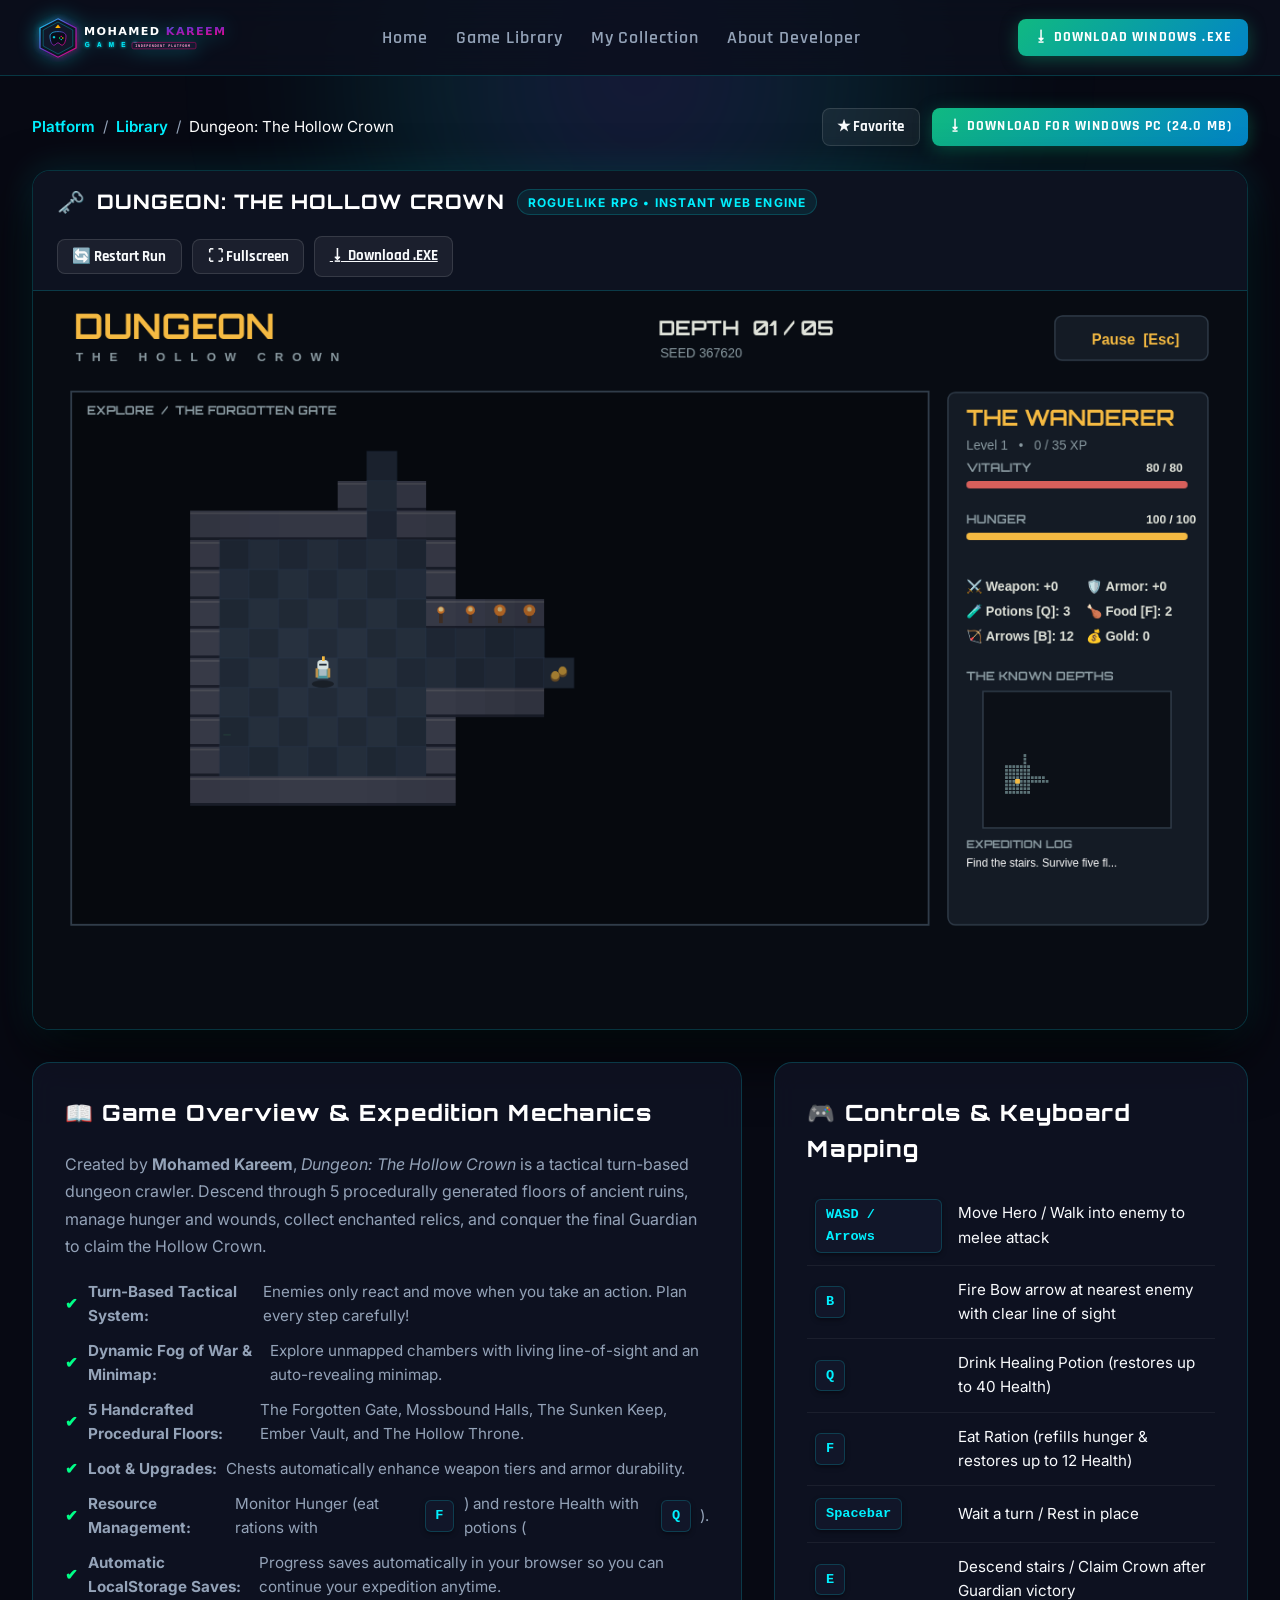
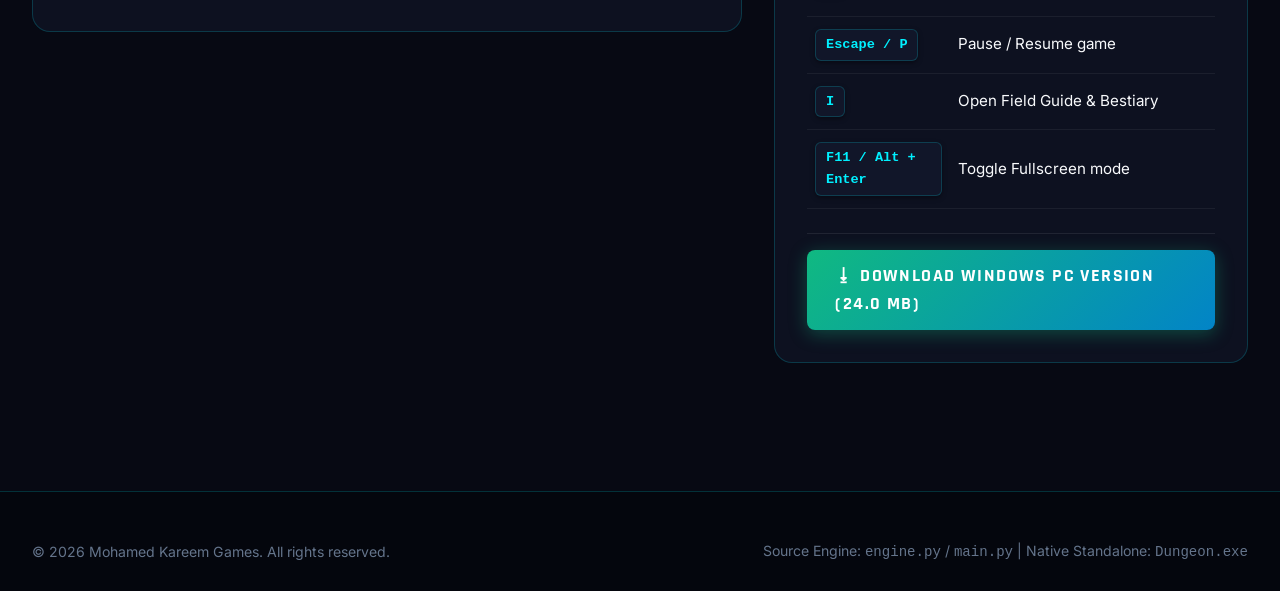
<file: games/dungeon.html>
<!DOCTYPE html>
<html lang="en">
<head>
  <meta charset="UTF-8">
  <meta name="viewport" content="width=device-width, initial-scale=1.0">
  <title>Dungeon: The Hollow Crown — MOHAMED KAREEM GAMES</title>
  <meta name="description" content="Play Dungeon: The Hollow Crown by Mohamed Kareem in your browser or download the standalone Windows PC executable.">
  <link rel="icon" type="image/svg+xml" href="../static/assets/logos/logo.svg">
  <link rel="stylesheet" href="../static/css/main.css">
  <link rel="stylesheet" href="../static/css/games.css?v=2.1">
  <style>
    .game-canvas-wrapper {
      width: 100%;
      background: #080c13;
      position: relative;
      display: flex;
      align-items: center;
      justify-content: center;
      overflow: hidden;
      border-radius: 0 0 12px 12px;
    }
    #game-canvas {
      width: 100%;
      max-width: 1200px;
      height: auto;
      aspect-ratio: 16 / 10;
      display: block;
      background: #080c13;
      outline: none;
      cursor: crosshair;
    }

    /* FULLSCREEN ARCADE: ZERO BLACK BOX, 100% SCREEN HEIGHT */
    .arcade-cabinet:fullscreen,
    .arcade-cabinet:-webkit-full-screen {
      width: 100vw !important;
      height: 100vh !important;
      max-width: 100vw !important;
      max-height: 100vh !important;
      margin: 0 !important;
      padding: 0 !important;
      border: none !important;
      border-radius: 0 !important;
      background: #000 !important;
      display: flex !important;
      flex-direction: column !important;
      overflow: hidden !important;
    }
    .arcade-cabinet:fullscreen .cabinet-hud-header,
    .arcade-cabinet:-webkit-full-screen .cabinet-hud-header {
      height: 44px !important;
      min-height: 44px !important;
      padding: 0.35rem 1.5rem !important;
      flex-shrink: 0 !important;
      background: #090d1a !important;
      z-index: 20 !important;
      border-bottom: 1px solid rgba(255, 255, 255, 0.1) !important;
    }
    .arcade-cabinet:fullscreen .game-canvas-wrapper,
    .arcade-cabinet:-webkit-full-screen .game-canvas-wrapper {
      flex: 1 1 0% !important;
      width: 100vw !important;
      height: calc(100vh - 44px) !important;
      max-height: calc(100vh - 44px) !important;
      margin: 0 !important;
      padding: 0 !important;
      display: flex !important;
      align-items: center !important;
      justify-content: center !important;
      background: #000 !important;
      overflow: hidden !important;
      border-radius: 0 !important;
    }
    .arcade-cabinet:fullscreen #game-canvas,
    .arcade-cabinet:-webkit-full-screen #game-canvas {
      width: auto !important;
      height: calc(100vh - 44px) !important;
      max-height: calc(100vh - 44px) !important;
      max-width: 100vw !important;
      aspect-ratio: 16 / 10 !important;
      object-fit: contain !important;
      margin: 0 auto !important;
      border-radius: 0 !important;
    }
  </style>
</head>
<body>

  <!-- Ambient Animated Background Particles -->
  <canvas id="ambient-canvas"></canvas>
  <div class="radial-glow-top"></div>

  <!-- Header -->
  <header>
    <nav class="navbar">
      <div class="nav-container">
        <a href="../index.html" class="brand-link" aria-label="Mohamed Kareem Games Home">
          <img src="../static/assets/logos/logo.svg" alt="Mohamed Kareem Games Logo" class="brand-logo-img">
        </a>
        <ul class="nav-links">
          <li><a href="../index.html" class="nav-item">Home</a></li>
          <li><a href="../index.html#games-section" class="nav-item">Game Library</a></li>
          <li><a href="../library.html" class="nav-item">My Collection</a></li>
          <li><a href="../about.html" class="nav-item">About Developer</a></li>
        </ul>
        <div class="nav-actions">
          <a href="../builds/DungeonTheHollowCrown-v1.0.exe" class="btn btn-download btn-sm" download>⭳ Download Windows .EXE</a>
        </div>
      </div>
    </nav>
  </header>

  <main class="game-page-wrapper">
    <!-- Breadcrumb & Top Bar -->
    <div class="game-top-bar">
      <div class="game-breadcrumb">
        <a href="../index.html">Platform</a>
        <span>/</span>
        <a href="../index.html#games-section">Library</a>
        <span>/</span>
        <span style="color: #fff;">Dungeon: The Hollow Crown</span>
      </div>

      <div style="display: flex; gap: 0.75rem; flex-wrap: wrap;">
        <button class="cabinet-btn" onclick="toggleGameFav(event, 'dungeon')">★ Favorite</button>
        <a href="../builds/DungeonTheHollowCrown-v1.0.exe" class="btn btn-download btn-sm" download>⭳ Download for Windows PC (24.0 MB)</a>
      </div>
    </div>

    <!-- Toast Notification -->
    <div id="game-toast" class="game-overlay-toast">Dungeon Ready</div>

    <!-- Arcade Cabinet Frame -->
    <section class="arcade-cabinet" id="cabinet-shell">
      <div class="cabinet-hud-header">
        <div class="cabinet-title-group">
          <span style="font-size: 1.4rem;">🗝️</span>
          <h2 class="cabinet-game-title">DUNGEON: THE HOLLOW CROWN</h2>
          <span class="hero-badge" style="margin: 0; padding: 0.15rem 0.6rem; font-size: 0.75rem;">
            ROGUELIKE RPG &bull; INSTANT WEB ENGINE
          </span>
        </div>

        <div class="cabinet-controls-bar">
          <button class="cabinet-btn" onclick="triggerRestart()">🔄 Restart Run</button>
          <button class="cabinet-btn" id="fs-toggle-btn" onclick="toggleCabinetFullscreen()">⛶ Fullscreen</button>
          <a href="../builds/DungeonTheHollowCrown-v1.0.exe" class="cabinet-btn" download>⭳ Download .EXE</a>
        </div>
      </div>

      <!-- Playable Area (Native HTML5 Canvas) -->
      <div class="game-canvas-wrapper" id="game-container">
        <canvas id="game-canvas" tabindex="1" width="1280" height="800"></canvas>
      </div>
    </section>

    <!-- Details & Guide Grid -->
    <div class="game-details-grid">
      <div class="game-card-panel">
        <h3>📖 Game Overview & Expedition Mechanics</h3>
        <p style="color: var(--text-muted); line-height: 1.7; margin-bottom: 1.25rem;">
          Created by <strong>Mohamed Kareem</strong>, <em>Dungeon: The Hollow Crown</em> is a tactical turn-based dungeon crawler. 
          Descend through 5 procedurally generated floors of ancient ruins, manage hunger and wounds, collect enchanted relics, 
          and conquer the final Guardian to claim the Hollow Crown.
        </p>

        <ul class="feature-check-list">
          <li><strong>Turn-Based Tactical System:</strong> Enemies only react and move when you take an action. Plan every step carefully!</li>
          <li><strong>Dynamic Fog of War & Minimap:</strong> Explore unmapped chambers with living line-of-sight and an auto-revealing minimap.</li>
          <li><strong>5 Handcrafted Procedural Floors:</strong> The Forgotten Gate, Mossbound Halls, The Sunken Keep, Ember Vault, and The Hollow Throne.</li>
          <li><strong>Loot & Upgrades:</strong> Chests automatically enhance weapon tiers and armor durability.</li>
          <li><strong>Resource Management:</strong> Monitor Hunger (eat rations with <span class="key-tag">F</span>) and restore Health with potions (<span class="key-tag">Q</span>).</li>
          <li><strong>Automatic LocalStorage Saves:</strong> Progress saves automatically in your browser so you can continue your expedition anytime.</li>
        </ul>
      </div>

      <div class="game-card-panel">
        <h3>🎮 Controls & Keyboard Mapping</h3>
        <table class="key-bindings-table">
          <tr>
            <td><span class="key-tag">WASD / Arrows</span></td>
            <td>Move Hero / Walk into enemy to melee attack</td>
          </tr>
          <tr>
            <td><span class="key-tag">B</span></td>
            <td>Fire Bow arrow at nearest enemy with clear line of sight</td>
          </tr>
          <tr>
            <td><span class="key-tag">Q</span></td>
            <td>Drink Healing Potion (restores up to 40 Health)</td>
          </tr>
          <tr>
            <td><span class="key-tag">F</span></td>
            <td>Eat Ration (refills hunger & restores up to 12 Health)</td>
          </tr>
          <tr>
            <td><span class="key-tag">Spacebar</span></td>
            <td>Wait a turn / Rest in place</td>
          </tr>
          <tr>
            <td><span class="key-tag">E</span></td>
            <td>Descend stairs / Claim Crown after Guardian victory</td>
          </tr>
          <tr>
            <td><span class="key-tag">Escape / P</span></td>
            <td>Pause / Resume game</td>
          </tr>
          <tr>
            <td><span class="key-tag">I</span></td>
            <td>Open Field Guide & Bestiary</td>
          </tr>
          <tr>
            <td><span class="key-tag">F11 / Alt + Enter</span></td>
            <td>Toggle Fullscreen mode</td>
          </tr>
        </table>

        <div style="margin-top: 1.5rem; padding-top: 1rem; border-top: 1px solid rgba(255, 255, 255, 0.08);">
          <a href="../builds/DungeonTheHollowCrown-v1.0.exe" class="btn btn-download" style="width: 100%;" download>
            ⭳ Download Windows PC Version (24.0 MB)
          </a>
        </div>
      </div>
    </div>
  </main>

  <footer class="site-footer">
    <div class="footer-bottom" style="border: none; padding: 0;">
      <p>&copy; 2026 Mohamed Kareem Games. All rights reserved.</p>
      <p>Source Engine: <code>engine.py</code> / <code>main.py</code> | Native Standalone: <code>Dungeon.exe</code></p>
    </div>
  </footer>

  <!-- Scripts -->
  <script src="../static/js/games-registry.js"></script>
  <script src="../static/js/storage.js"></script>
  <script src="../static/js/games/dungeon-game.js?v=2.1"></script>
  <script>
    let activeGame = null;

    document.addEventListener("DOMContentLoaded", () => {
      if (window.mkStorage) {
        window.mkStorage.recordPlayed("dungeon");
      }

      // Initialize game engine
      activeGame = new window.DungeonGame("game-canvas");

      // Auto-focus canvas for keyboard controls
      const canvas = document.getElementById("game-canvas");
      if (canvas) {
        canvas.focus();
      }
    });

    function triggerRestart() {
      if (activeGame) {
        if (confirm("Abandon current expedition and begin a new dungeon descent?")) {
          activeGame.clearSave();
          activeGame.initRun(Math.floor(Math.random() * 1000000));
          showToast("New expedition generated!");
        }
      }
    }

    function toggleCabinetFullscreen() {
      const shell = document.getElementById("cabinet-shell");
      if (!document.fullscreenElement) {
        shell.requestFullscreen().catch(err => {
          console.warn("Fullscreen request failed", err);
        });
      } else {
        document.exitFullscreen();
      }
    }

    document.addEventListener("fullscreenchange", () => {
      const isFs = !!document.fullscreenElement;
      const fsBtn = document.getElementById("fs-toggle-btn");
      if (fsBtn) {
        fsBtn.innerHTML = isFs ? "🗗 Exit Fullscreen" : "⛶ Fullscreen";
      }
    });

    function showToast(msg) {
      const toast = document.getElementById("game-toast");
      if (toast) {
        toast.textContent = msg;
        toast.classList.add("visible");
        setTimeout(() => toast.classList.remove("visible"), 2500);
      }
    }

    function toggleGameFav(event, id) {
      if (window.mkStorage) {
        const isFav = window.mkStorage.toggleFavorite(id);
        event.currentTarget.classList.toggle("is-fav", isFav);
        showToast(isFav ? "Added to Favorites!" : "Removed from Favorites");
      }
    }
  </script>
</body>
</html>
</file>
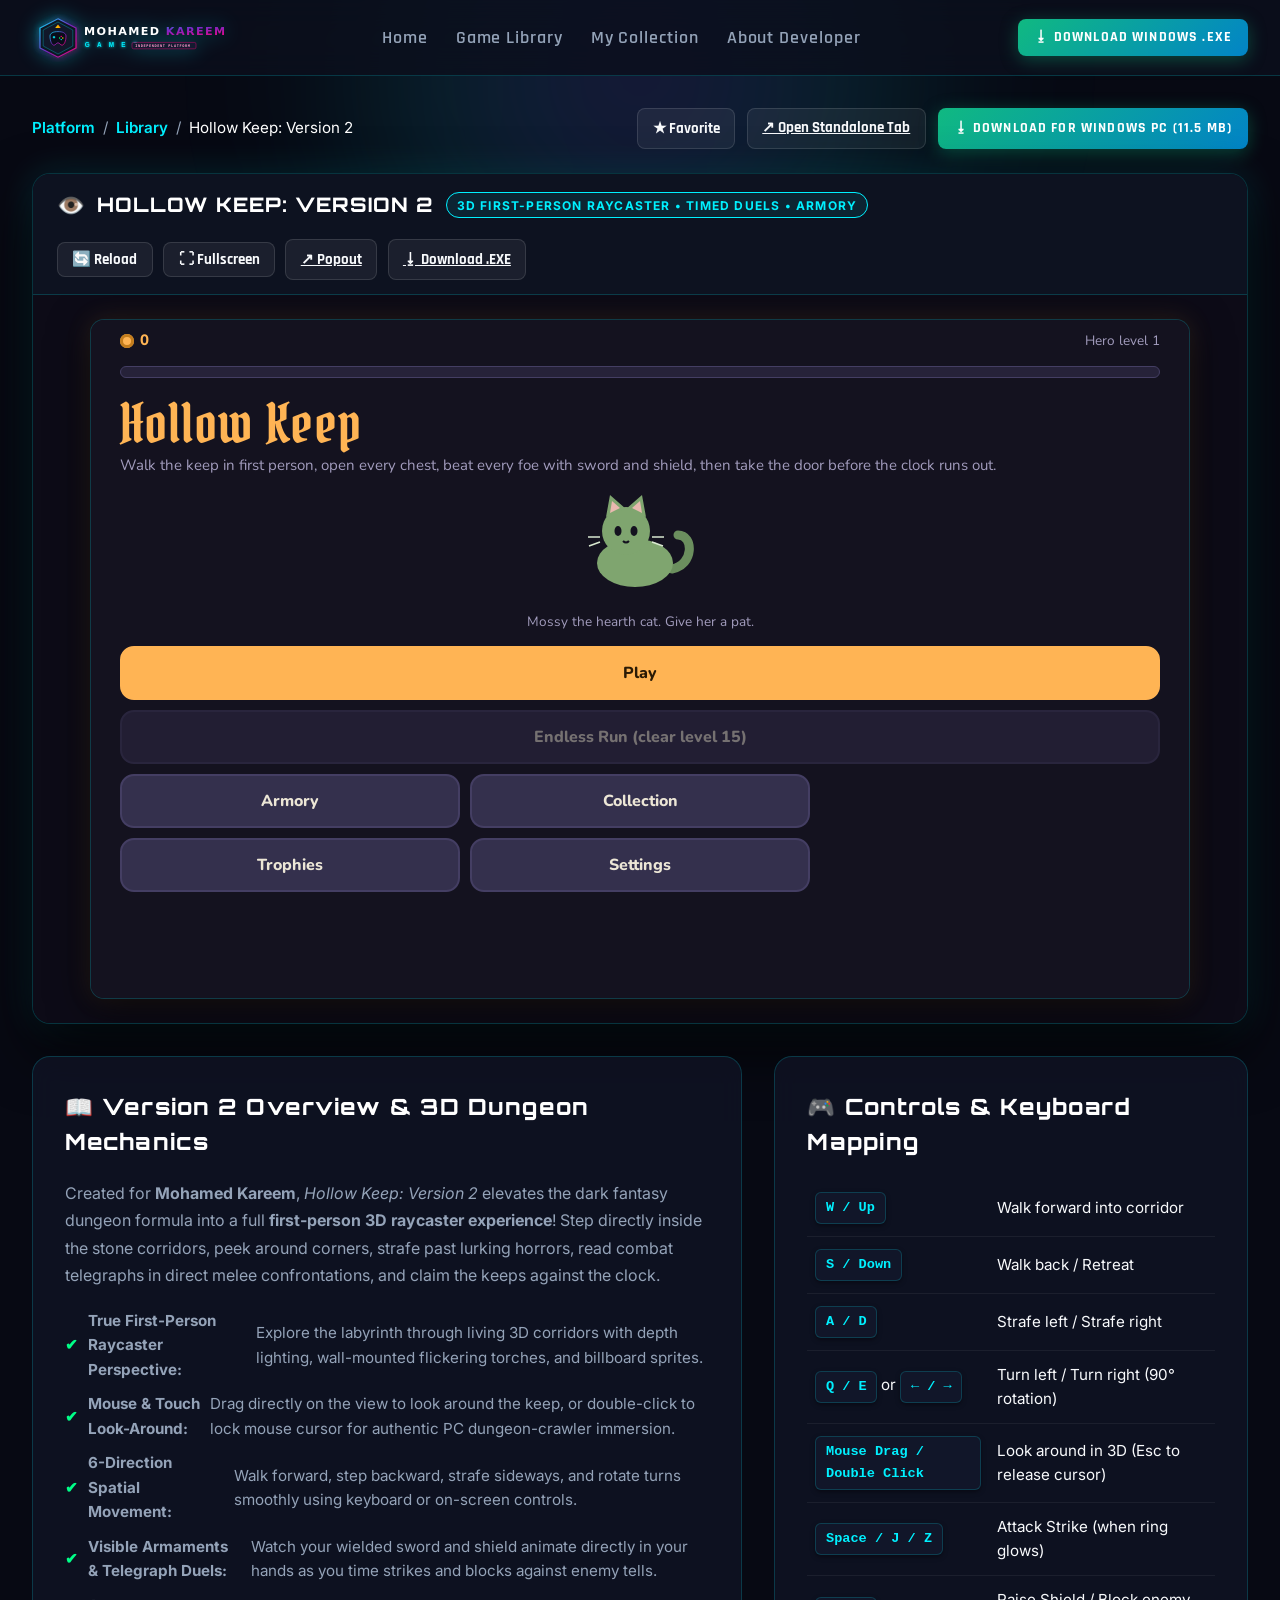
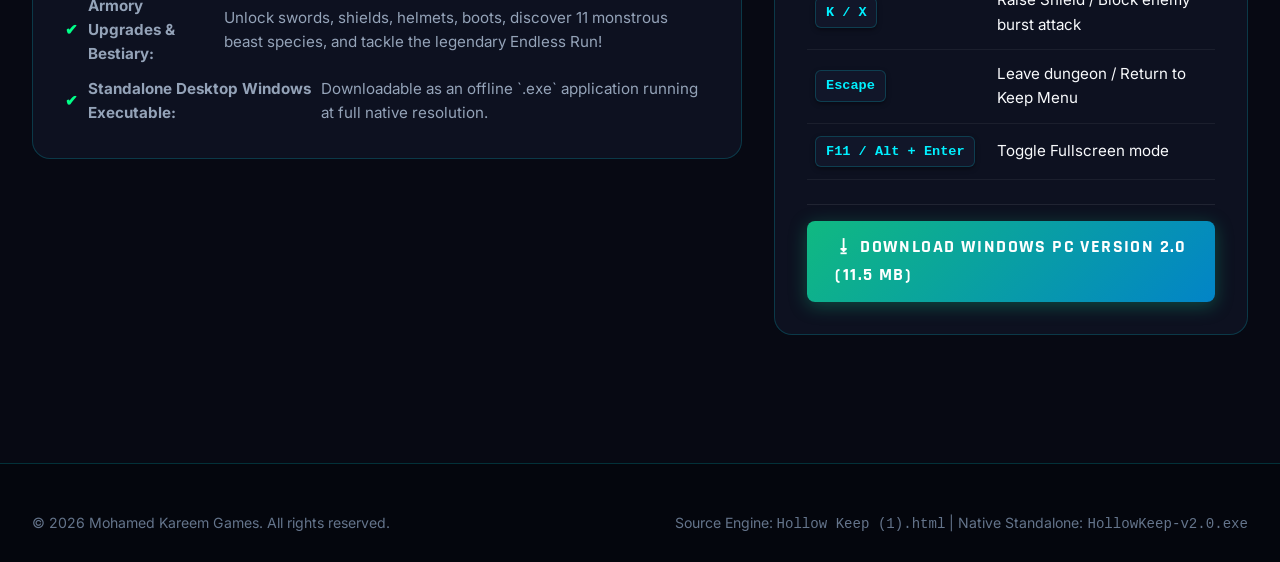
<file: games/hollow-keep-v2.html>
<!DOCTYPE html>
<html lang="en">
<head>
  <meta charset="UTF-8">
  <meta name="viewport" content="width=device-width, initial-scale=1.0">
  <title>Hollow Keep: Version 2 — MOHAMED KAREEM GAMES</title>
  <meta name="description" content="Play Hollow Keep: Version 2 by Mohamed Kareem in your browser or download the standalone Windows PC executable. Featuring 3D first-person raycaster corridors, strafing, turning, and rhythmic combat.">
  <link rel="icon" type="image/svg+xml" href="../static/assets/logos/logo.svg">
  <link rel="stylesheet" href="../static/css/main.css">
  <link rel="stylesheet" href="../static/css/games.css?v=2.1">
  <style>
    .game-cabinet-wrapper {
      width: 100%;
      background: #0d0b17;
      position: relative;
      display: flex;
      align-items: center;
      justify-content: center;
      overflow: hidden;
      border-radius: 0 0 12px 12px;
      padding: 1.5rem 0;
    }
    .game-screen-frame {
      width: 100%;
      max-width: 1100px;
      height: 680px;
      border: 1px solid var(--border-glass);
      border-radius: 14px;
      background: #14121f;
      box-shadow: 0 10px 40px rgba(0, 0, 0, 0.7), 0 0 25px rgba(255, 180, 84, 0.15);
      overflow: hidden;
      display: flex;
    }
    #game-frame {
      width: 100%;
      height: 100%;
      border: none;
      display: block;
    }

    /* FULLSCREEN ARCADE: ZERO BLACK BOX, 100% SCREEN HEIGHT */
    .arcade-cabinet:fullscreen,
    .arcade-cabinet:-webkit-full-screen {
      width: 100vw !important;
      height: 100vh !important;
      max-width: 100vw !important;
      max-height: 100vh !important;
      margin: 0 !important;
      padding: 0 !important;
      border: none !important;
      border-radius: 0 !important;
      background: #000 !important;
      display: flex !important;
      flex-direction: column !important;
      overflow: hidden !important;
    }
    .arcade-cabinet:fullscreen .cabinet-hud-header,
    .arcade-cabinet:-webkit-full-screen .cabinet-hud-header {
      height: 44px !important;
      min-height: 44px !important;
      padding: 0.35rem 1.5rem !important;
      flex-shrink: 0 !important;
      background: #090d1a !important;
      z-index: 20 !important;
      border-bottom: 1px solid rgba(255, 255, 255, 0.1) !important;
    }
    .arcade-cabinet:fullscreen .game-cabinet-wrapper,
    .arcade-cabinet:-webkit-full-screen .game-cabinet-wrapper {
      flex: 1 1 0% !important;
      width: 100vw !important;
      height: calc(100vh - 44px) !important;
      max-height: calc(100vh - 44px) !important;
      margin: 0 !important;
      padding: 0 !important;
      display: flex !important;
      align-items: center !important;
      justify-content: center !important;
      background: #000 !important;
      overflow: hidden !important;
      border-radius: 0 !important;
    }
    .arcade-cabinet:fullscreen .game-screen-frame,
    .arcade-cabinet:-webkit-full-screen .game-screen-frame {
      width: 100vw !important;
      height: calc(100vh - 44px) !important;
      max-width: 100vw !important;
      max-height: calc(100vh - 44px) !important;
      margin: 0 !important;
      padding: 0 !important;
      border: none !important;
      border-radius: 0 !important;
      box-shadow: none !important;
    }
    .arcade-cabinet:fullscreen #game-frame,
    .arcade-cabinet:-webkit-full-screen #game-frame {
      width: 100vw !important;
      height: calc(100vh - 44px) !important;
      max-height: calc(100vh - 44px) !important;
      border: none !important;
      display: block !important;
    }
  </style>
</head>
<body>

  <!-- Ambient Animated Background Particles -->
  <canvas id="ambient-canvas"></canvas>
  <div class="radial-glow-top"></div>

  <!-- Header -->
  <header>
    <nav class="navbar">
      <div class="nav-container">
        <a href="../index.html" class="brand-link" aria-label="Mohamed Kareem Games Home">
          <img src="../static/assets/logos/logo.svg" alt="Mohamed Kareem Games Logo" class="brand-logo-img">
        </a>
        <ul class="nav-links">
          <li><a href="../index.html" class="nav-item">Home</a></li>
          <li><a href="../index.html#games-section" class="nav-item">Game Library</a></li>
          <li><a href="../library.html" class="nav-item">My Collection</a></li>
          <li><a href="../about.html" class="nav-item">About Developer</a></li>
        </ul>
        <div class="nav-actions">
          <a href="../builds/HollowKeep-v2.0.exe" class="btn btn-download btn-sm" download>⭳ Download Windows .EXE</a>
        </div>
      </div>
    </nav>
  </header>

  <main class="game-page-wrapper">
    <!-- Breadcrumb & Top Bar -->
    <div class="game-top-bar">
      <div class="game-breadcrumb">
        <a href="../index.html">Platform</a>
        <span>/</span>
        <a href="../index.html#games-section">Library</a>
        <span>/</span>
        <span style="color: #fff;">Hollow Keep: Version 2</span>
      </div>

      <div style="display: flex; gap: 0.75rem; flex-wrap: wrap;">
        <button class="cabinet-btn" onclick="toggleGameFav(event, 'hollow-keep-v2')">★ Favorite</button>
        <a href="../web_games/hollow_keep_v2/index.html" target="_blank" class="cabinet-btn">↗ Open Standalone Tab</a>
        <a href="../builds/HollowKeep-v2.0.exe" class="btn btn-download btn-sm" download>⭳ Download for Windows PC (11.5 MB)</a>
      </div>
    </div>

    <!-- Toast Notification -->
    <div id="game-toast" class="game-overlay-toast">Hollow Keep: Version 2 Ready</div>

    <!-- Arcade Cabinet Frame -->
    <section class="arcade-cabinet" id="cabinet-shell">
      <div class="cabinet-hud-header">
        <div class="cabinet-title-group">
          <span style="font-size: 1.4rem;">👁️</span>
          <h2 class="cabinet-game-title">HOLLOW KEEP: VERSION 2</h2>
          <span class="hero-badge" style="margin: 0; padding: 0.15rem 0.6rem; font-size: 0.75rem; border-color: var(--neon-cyan); color: var(--neon-cyan);">
            3D FIRST-PERSON RAYCASTER &bull; TIMED DUELS &bull; ARMORY
          </span>
        </div>

        <div class="cabinet-controls-bar">
          <button class="cabinet-btn" onclick="reloadGame()">🔄 Reload</button>
          <button class="cabinet-btn" id="fs-toggle-btn" onclick="toggleCabinetFullscreen()">⛶ Fullscreen</button>
          <a href="../web_games/hollow_keep_v2/index.html" target="_blank" class="cabinet-btn">↗ Popout</a>
          <a href="../builds/HollowKeep-v2.0.exe" class="cabinet-btn" download>⭳ Download .EXE</a>
        </div>
      </div>

      <!-- Playable Area (Cabinet Landscape Display) -->
      <div class="game-cabinet-wrapper" id="game-container">
        <div class="game-screen-frame">
          <iframe 
            id="game-frame" 
            src="../web_games/hollow_keep_v2/index.html?v=2.1" 
            allow="fullscreen; autoplay; gamepad"
            title="Hollow Keep: Version 2">
          </iframe>
        </div>
      </div>
    </section>

    <!-- Details & Guide Grid -->
    <div class="game-details-grid">
      <div class="game-card-panel">
        <h3>📖 Version 2 Overview & 3D Dungeon Mechanics</h3>
        <p style="color: var(--text-muted); line-height: 1.7; margin-bottom: 1.25rem;">
          Created for <strong>Mohamed Kareem</strong>, <em>Hollow Keep: Version 2</em> elevates the dark fantasy dungeon formula into a full 
          <strong>first-person 3D raycaster experience</strong>! Step directly inside the stone corridors, peek around corners, strafe 
          past lurking horrors, read combat telegraphs in direct melee confrontations, and claim the keeps against the clock.
        </p>

        <ul class="feature-check-list">
          <li><strong>True First-Person Raycaster Perspective:</strong> Explore the labyrinth through living 3D corridors with depth lighting, wall-mounted flickering torches, and billboard sprites.</li>
          <li><strong>Mouse & Touch Look-Around:</strong> Drag directly on the view to look around the keep, or double-click to lock mouse cursor for authentic PC dungeon-crawler immersion.</li>
          <li><strong>6-Direction Spatial Movement:</strong> Walk forward, step backward, strafe sideways, and rotate turns smoothly using keyboard or on-screen controls.</li>
          <li><strong>Visible Armaments & Telegraph Duels:</strong> Watch your wielded sword and shield animate directly in your hands as you time strikes and blocks against enemy tells.</li>
          <li><strong>Armory Upgrades & Bestiary:</strong> Unlock swords, shields, helmets, boots, discover 11 monstrous beast species, and tackle the legendary Endless Run!</li>
          <li><strong>Standalone Desktop Windows Executable:</strong> Downloadable as an offline `.exe` application running at full native resolution.</li>
        </ul>
      </div>

      <div class="game-card-panel">
        <h3>🎮 Controls & Keyboard Mapping</h3>
        <table class="key-bindings-table">
          <tr>
            <td><span class="key-tag">W / Up</span></td>
            <td>Walk forward into corridor</td>
          </tr>
          <tr>
            <td><span class="key-tag">S / Down</span></td>
            <td>Walk back / Retreat</td>
          </tr>
          <tr>
            <td><span class="key-tag">A / D</span></td>
            <td>Strafe left / Strafe right</td>
          </tr>
          <tr>
            <td><span class="key-tag">Q / E</span> or <span class="key-tag">← / →</span></td>
            <td>Turn left / Turn right (90° rotation)</td>
          </tr>
          <tr>
            <td><span class="key-tag">Mouse Drag / Double Click</span></td>
            <td>Look around in 3D (Esc to release cursor)</td>
          </tr>
          <tr>
            <td><span class="key-tag">Space / J / Z</span></td>
            <td>Attack Strike (when ring glows)</td>
          </tr>
          <tr>
            <td><span class="key-tag">K / X</span></td>
            <td>Raise Shield / Block enemy burst attack</td>
          </tr>
          <tr>
            <td><span class="key-tag">Escape</span></td>
            <td>Leave dungeon / Return to Keep Menu</td>
          </tr>
          <tr>
            <td><span class="key-tag">F11 / Alt + Enter</span></td>
            <td>Toggle Fullscreen mode</td>
          </tr>
        </table>

        <div style="margin-top: 1.5rem; padding-top: 1rem; border-top: 1px solid rgba(255, 255, 255, 0.08);">
          <a href="../builds/HollowKeep-v2.0.exe" class="btn btn-download" style="width: 100%;" download>
            ⭳ Download Windows PC Version 2.0 (11.5 MB)
          </a>
        </div>
      </div>
    </div>
  </main>

  <footer class="site-footer">
    <div class="footer-bottom" style="border: none; padding: 0;">
      <p>&copy; 2026 Mohamed Kareem Games. All rights reserved.</p>
      <p>Source Engine: <code>Hollow Keep (1).html</code> | Native Standalone: <code>HollowKeep-v2.0.exe</code></p>
    </div>
  </footer>

  <!-- Scripts -->
  <script src="../static/js/games-registry.js"></script>
  <script src="../static/js/storage.js"></script>
  <script>
    document.addEventListener("DOMContentLoaded", () => {
      if (window.mkStorage) {
        window.mkStorage.recordPlayed("hollow-keep-v2");
      }
    });

    function reloadGame() {
      const frame = document.getElementById("game-frame");
      if (frame) {
        frame.src = frame.src;
        showToast("Hollow Keep: Version 2 reloaded!");
      }
    }

    function toggleCabinetFullscreen() {
      const shell = document.getElementById("cabinet-shell");
      if (!document.fullscreenElement) {
        shell.requestFullscreen().catch(err => {
          console.warn("Fullscreen request failed", err);
        });
      } else {
        document.exitFullscreen();
      }
    }

    document.addEventListener("fullscreenchange", () => {
      const isFs = !!document.fullscreenElement;
      const fsBtn = document.getElementById("fs-toggle-btn");
      if (fsBtn) {
        fsBtn.innerHTML = isFs ? "🗗 Exit Fullscreen" : "⛶ Fullscreen";
      }
    });

    function showToast(msg) {
      const toast = document.getElementById("game-toast");
      if (toast) {
        toast.textContent = msg;
        toast.classList.add("visible");
        setTimeout(() => toast.classList.remove("visible"), 2500);
      }
    }

    function toggleGameFav(event, id) {
      if (window.mkStorage) {
        const isFav = window.mkStorage.toggleFavorite(id);
        event.currentTarget.classList.toggle("is-fav", isFav);
        showToast(isFav ? "Added to Favorites!" : "Removed from Favorites");
      }
    }
  </script>
</body>
</html>
</file>
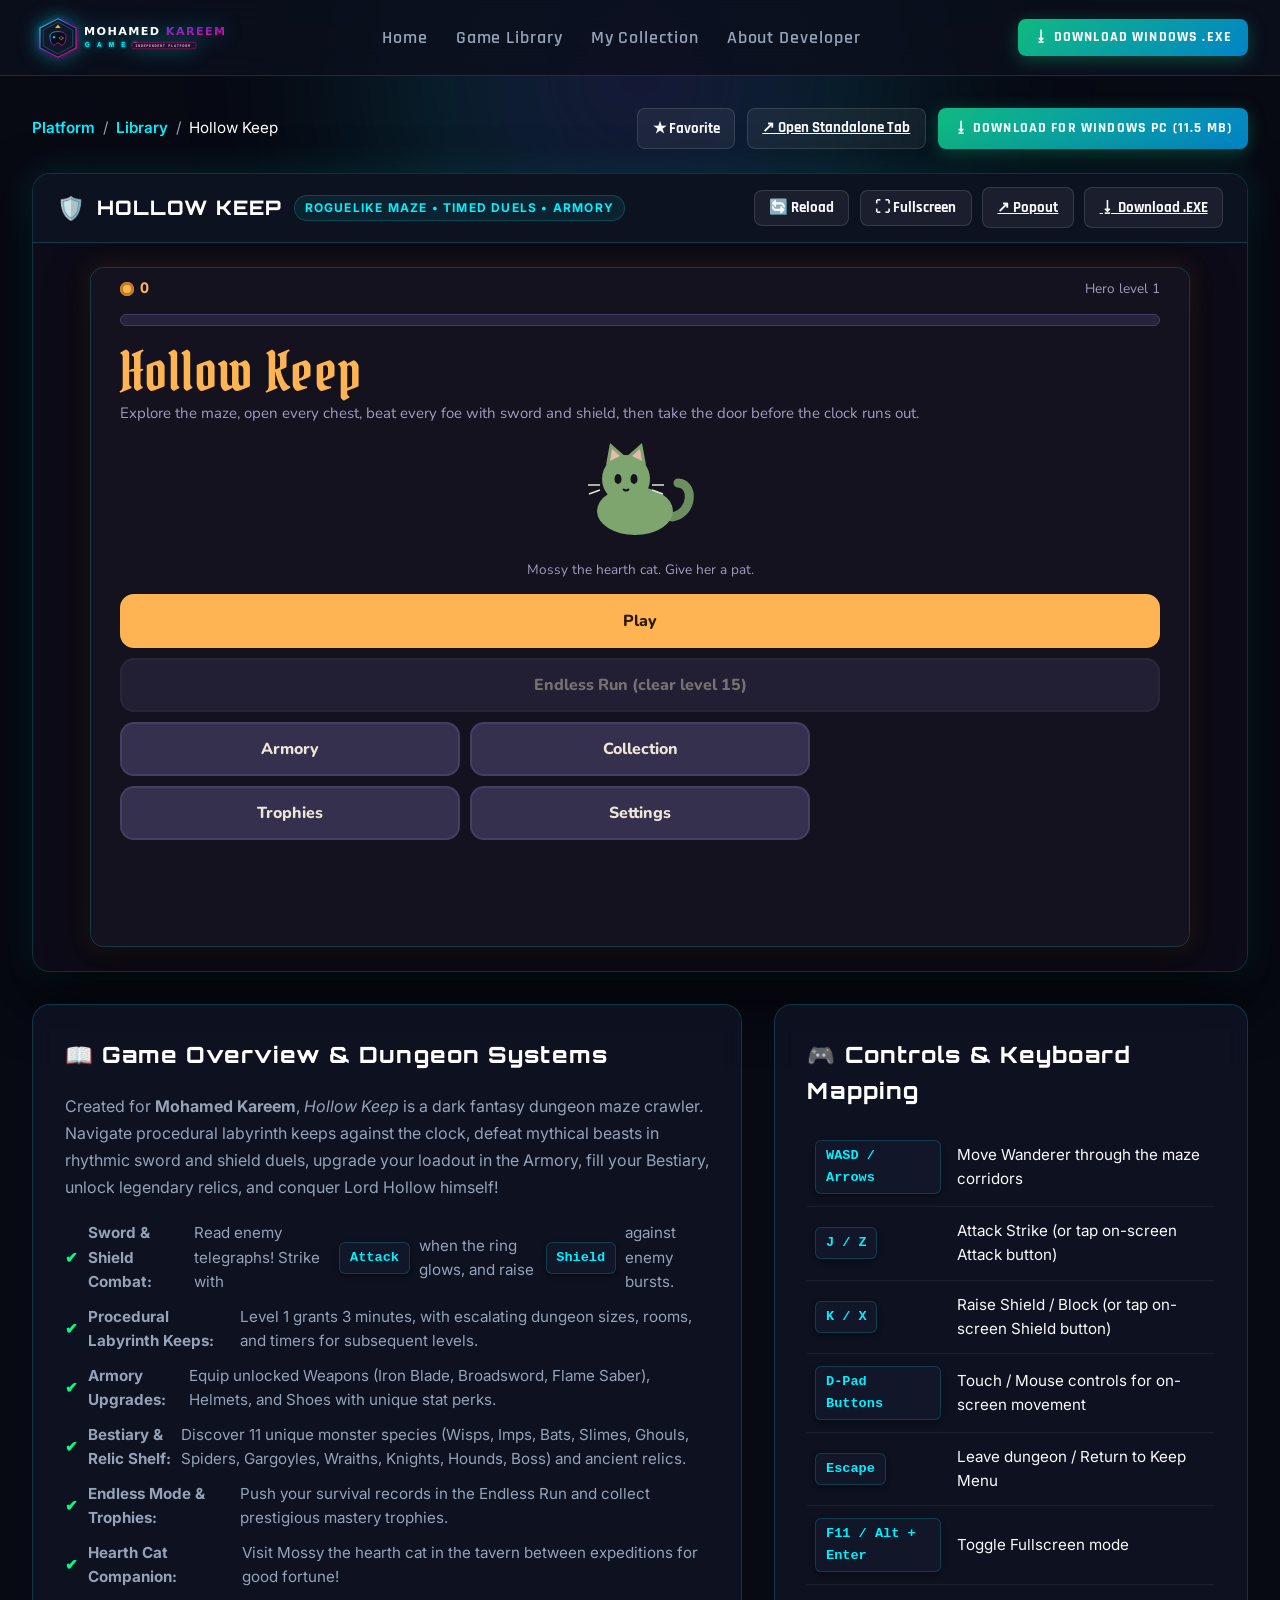
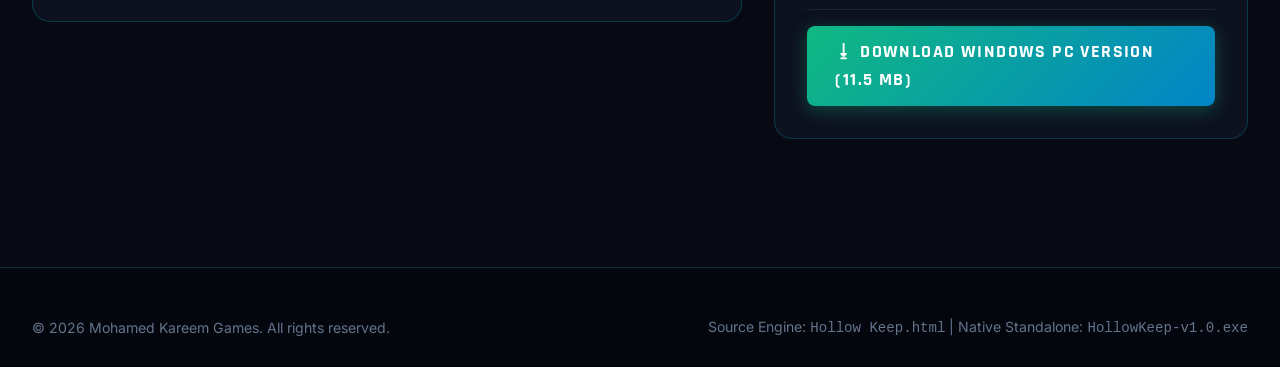
<file: games/hollow-keep.html>
<!DOCTYPE html>
<html lang="en">
<head>
  <meta charset="UTF-8">
  <meta name="viewport" content="width=device-width, initial-scale=1.0">
  <title>Hollow Keep — MOHAMED KAREEM GAMES</title>
  <meta name="description" content="Play Hollow Keep by Mohamed Kareem in your browser or download the standalone Windows PC executable.">
  <link rel="icon" type="image/svg+xml" href="../static/assets/logos/logo.svg">
  <link rel="stylesheet" href="../static/css/main.css">
  <link rel="stylesheet" href="../static/css/games.css?v=2.1">
  <style>
    .game-cabinet-wrapper {
      width: 100%;
      background: #0d0b17;
      position: relative;
      display: flex;
      align-items: center;
      justify-content: center;
      overflow: hidden;
      border-radius: 0 0 12px 12px;
      padding: 1.5rem 0;
    }
    .game-screen-frame {
      width: 100%;
      max-width: 1100px;
      height: 680px;
      border: 1px solid var(--border-glass);
      border-radius: 14px;
      background: #14121f;
      box-shadow: 0 10px 40px rgba(0, 0, 0, 0.7), 0 0 25px rgba(255, 180, 84, 0.15);
      overflow: hidden;
      display: flex;
    }
    #game-frame {
      width: 100%;
      height: 100%;
      border: none;
      display: block;
    }

    /* FULLSCREEN ARCADE: ZERO BLACK BOX, 100% SCREEN HEIGHT */
    .arcade-cabinet:fullscreen,
    .arcade-cabinet:-webkit-full-screen {
      width: 100vw !important;
      height: 100vh !important;
      max-width: 100vw !important;
      max-height: 100vh !important;
      margin: 0 !important;
      padding: 0 !important;
      border: none !important;
      border-radius: 0 !important;
      background: #000 !important;
      display: flex !important;
      flex-direction: column !important;
      overflow: hidden !important;
    }
    .arcade-cabinet:fullscreen .cabinet-hud-header,
    .arcade-cabinet:-webkit-full-screen .cabinet-hud-header {
      height: 44px !important;
      min-height: 44px !important;
      padding: 0.35rem 1.5rem !important;
      flex-shrink: 0 !important;
      background: #090d1a !important;
      z-index: 20 !important;
      border-bottom: 1px solid rgba(255, 255, 255, 0.1) !important;
    }
    .arcade-cabinet:fullscreen .game-cabinet-wrapper,
    .arcade-cabinet:-webkit-full-screen .game-cabinet-wrapper {
      flex: 1 1 0% !important;
      width: 100vw !important;
      height: calc(100vh - 44px) !important;
      max-height: calc(100vh - 44px) !important;
      margin: 0 !important;
      padding: 0 !important;
      display: flex !important;
      align-items: center !important;
      justify-content: center !important;
      background: #000 !important;
      overflow: hidden !important;
      border-radius: 0 !important;
    }
    .arcade-cabinet:fullscreen .game-screen-frame,
    .arcade-cabinet:-webkit-full-screen .game-screen-frame {
      width: 100vw !important;
      height: calc(100vh - 44px) !important;
      max-width: 100vw !important;
      max-height: calc(100vh - 44px) !important;
      margin: 0 !important;
      padding: 0 !important;
      border: none !important;
      border-radius: 0 !important;
      box-shadow: none !important;
    }
    .arcade-cabinet:fullscreen #game-frame,
    .arcade-cabinet:-webkit-full-screen #game-frame {
      width: 100vw !important;
      height: calc(100vh - 44px) !important;
      max-height: calc(100vh - 44px) !important;
      border: none !important;
      display: block !important;
    }
  </style>
</head>
<body>

  <!-- Ambient Animated Background Particles -->
  <canvas id="ambient-canvas"></canvas>
  <div class="radial-glow-top"></div>

  <!-- Header -->
  <header>
    <nav class="navbar">
      <div class="nav-container">
        <a href="../index.html" class="brand-link" aria-label="Mohamed Kareem Games Home">
          <img src="../static/assets/logos/logo.svg" alt="Mohamed Kareem Games Logo" class="brand-logo-img">
        </a>
        <ul class="nav-links">
          <li><a href="../index.html" class="nav-item">Home</a></li>
          <li><a href="../index.html#games-section" class="nav-item">Game Library</a></li>
          <li><a href="../library.html" class="nav-item">My Collection</a></li>
          <li><a href="../about.html" class="nav-item">About Developer</a></li>
        </ul>
        <div class="nav-actions">
          <a href="../builds/HollowKeep-v1.0.exe" class="btn btn-download btn-sm" download>⭳ Download Windows .EXE</a>
        </div>
      </div>
    </nav>
  </header>

  <main class="game-page-wrapper">
    <!-- Breadcrumb & Top Bar -->
    <div class="game-top-bar">
      <div class="game-breadcrumb">
        <a href="../index.html">Platform</a>
        <span>/</span>
        <a href="../index.html#games-section">Library</a>
        <span>/</span>
        <span style="color: #fff;">Hollow Keep</span>
      </div>

      <div style="display: flex; gap: 0.75rem; flex-wrap: wrap;">
        <button class="cabinet-btn" onclick="toggleGameFav(event, 'hollow-keep')">★ Favorite</button>
        <a href="../web_games/hollow_keep/index.html" target="_blank" class="cabinet-btn">↗ Open Standalone Tab</a>
        <a href="../builds/HollowKeep-v1.0.exe" class="btn btn-download btn-sm" download>⭳ Download for Windows PC (11.5 MB)</a>
      </div>
    </div>

    <!-- Toast Notification -->
    <div id="game-toast" class="game-overlay-toast">Hollow Keep Ready</div>

    <!-- Arcade Cabinet Frame -->
    <section class="arcade-cabinet" id="cabinet-shell">
      <div class="cabinet-hud-header">
        <div class="cabinet-title-group">
          <span style="font-size: 1.4rem;">🛡️</span>
          <h2 class="cabinet-game-title">HOLLOW KEEP</h2>
          <span class="hero-badge" style="margin: 0; padding: 0.15rem 0.6rem; font-size: 0.75rem;">
            ROGUELIKE MAZE &bull; TIMED DUELS &bull; ARMORY
          </span>
        </div>

        <div class="cabinet-controls-bar">
          <button class="cabinet-btn" onclick="reloadGame()">🔄 Reload</button>
          <button class="cabinet-btn" id="fs-toggle-btn" onclick="toggleCabinetFullscreen()">⛶ Fullscreen</button>
          <a href="../web_games/hollow_keep/index.html" target="_blank" class="cabinet-btn">↗ Popout</a>
          <a href="../builds/HollowKeep-v1.0.exe" class="cabinet-btn" download>⭳ Download .EXE</a>
        </div>
      </div>

      <!-- Playable Area (Cabinet Landscape Display) -->
      <div class="game-cabinet-wrapper" id="game-container">
        <div class="game-screen-frame">
          <iframe 
            id="game-frame" 
            src="../web_games/hollow_keep/index.html?v=2.1" 
            allow="fullscreen; autoplay; gamepad"
            title="Hollow Keep">
          </iframe>
        </div>
      </div>
    </section>

    <!-- Details & Guide Grid -->
    <div class="game-details-grid">
      <div class="game-card-panel">
        <h3>📖 Game Overview & Dungeon Systems</h3>
        <p style="color: var(--text-muted); line-height: 1.7; margin-bottom: 1.25rem;">
          Created for <strong>Mohamed Kareem</strong>, <em>Hollow Keep</em> is a dark fantasy dungeon maze crawler. 
          Navigate procedural labyrinth keeps against the clock, defeat mythical beasts in rhythmic sword and shield duels, 
          upgrade your loadout in the Armory, fill your Bestiary, unlock legendary relics, and conquer Lord Hollow himself!
        </p>

        <ul class="feature-check-list">
          <li><strong>Sword & Shield Combat:</strong> Read enemy telegraphs! Strike with <span class="key-tag">Attack</span> when the ring glows, and raise <span class="key-tag">Shield</span> against enemy bursts.</li>
          <li><strong>Procedural Labyrinth Keeps:</strong> Level 1 grants 3 minutes, with escalating dungeon sizes, rooms, and timers for subsequent levels.</li>
          <li><strong>Armory Upgrades:</strong> Equip unlocked Weapons (Iron Blade, Broadsword, Flame Saber), Helmets, and Shoes with unique stat perks.</li>
          <li><strong>Bestiary & Relic Shelf:</strong> Discover 11 unique monster species (Wisps, Imps, Bats, Slimes, Ghouls, Spiders, Gargoyles, Wraiths, Knights, Hounds, Boss) and ancient relics.</li>
          <li><strong>Endless Mode & Trophies:</strong> Push your survival records in the Endless Run and collect prestigious mastery trophies.</li>
          <li><strong>Hearth Cat Companion:</strong> Visit Mossy the hearth cat in the tavern between expeditions for good fortune!</li>
        </ul>
      </div>

      <div class="game-card-panel">
        <h3>🎮 Controls & Keyboard Mapping</h3>
        <table class="key-bindings-table">
          <tr>
            <td><span class="key-tag">WASD / Arrows</span></td>
            <td>Move Wanderer through the maze corridors</td>
          </tr>
          <tr>
            <td><span class="key-tag">J / Z</span></td>
            <td>Attack Strike (or tap on-screen Attack button)</td>
          </tr>
          <tr>
            <td><span class="key-tag">K / X</span></td>
            <td>Raise Shield / Block (or tap on-screen Shield button)</td>
          </tr>
          <tr>
            <td><span class="key-tag">D-Pad Buttons</span></td>
            <td>Touch / Mouse controls for on-screen movement</td>
          </tr>
          <tr>
            <td><span class="key-tag">Escape</span></td>
            <td>Leave dungeon / Return to Keep Menu</td>
          </tr>
          <tr>
            <td><span class="key-tag">F11 / Alt + Enter</span></td>
            <td>Toggle Fullscreen mode</td>
          </tr>
        </table>

        <div style="margin-top: 1.5rem; padding-top: 1rem; border-top: 1px solid rgba(255, 255, 255, 0.08);">
          <a href="../builds/HollowKeep-v1.0.exe" class="btn btn-download" style="width: 100%;" download>
            ⭳ Download Windows PC Version (11.5 MB)
          </a>
        </div>
      </div>
    </div>
  </main>

  <footer class="site-footer">
    <div class="footer-bottom" style="border: none; padding: 0;">
      <p>&copy; 2026 Mohamed Kareem Games. All rights reserved.</p>
      <p>Source Engine: <code>Hollow Keep.html</code> | Native Standalone: <code>HollowKeep-v1.0.exe</code></p>
    </div>
  </footer>

  <!-- Scripts -->
  <script src="../static/js/games-registry.js"></script>
  <script src="../static/js/storage.js"></script>
  <script>
    document.addEventListener("DOMContentLoaded", () => {
      if (window.mkStorage) {
        window.mkStorage.recordPlayed("hollow-keep");
      }
    });

    function reloadGame() {
      const frame = document.getElementById("game-frame");
      if (frame) {
        frame.src = frame.src;
        showToast("Hollow Keep reloaded!");
      }
    }

    function toggleCabinetFullscreen() {
      const shell = document.getElementById("cabinet-shell");
      if (!document.fullscreenElement) {
        shell.requestFullscreen().catch(err => {
          console.warn("Fullscreen request failed", err);
        });
      } else {
        document.exitFullscreen();
      }
    }

    document.addEventListener("fullscreenchange", () => {
      const isFs = !!document.fullscreenElement;
      const fsBtn = document.getElementById("fs-toggle-btn");
      if (fsBtn) {
        fsBtn.innerHTML = isFs ? "🗗 Exit Fullscreen" : "⛶ Fullscreen";
      }
    });

    function showToast(msg) {
      const toast = document.getElementById("game-toast");
      if (toast) {
        toast.textContent = msg;
        toast.classList.add("visible");
        setTimeout(() => toast.classList.remove("visible"), 2500);
      }
    }

    function toggleGameFav(event, id) {
      if (window.mkStorage) {
        const isFav = window.mkStorage.toggleFavorite(id);
        event.currentTarget.classList.toggle("is-fav", isFav);
        showToast(isFav ? "Added to Favorites!" : "Removed from Favorites");
      }
    }
  </script>
</body>
</html>
</file>
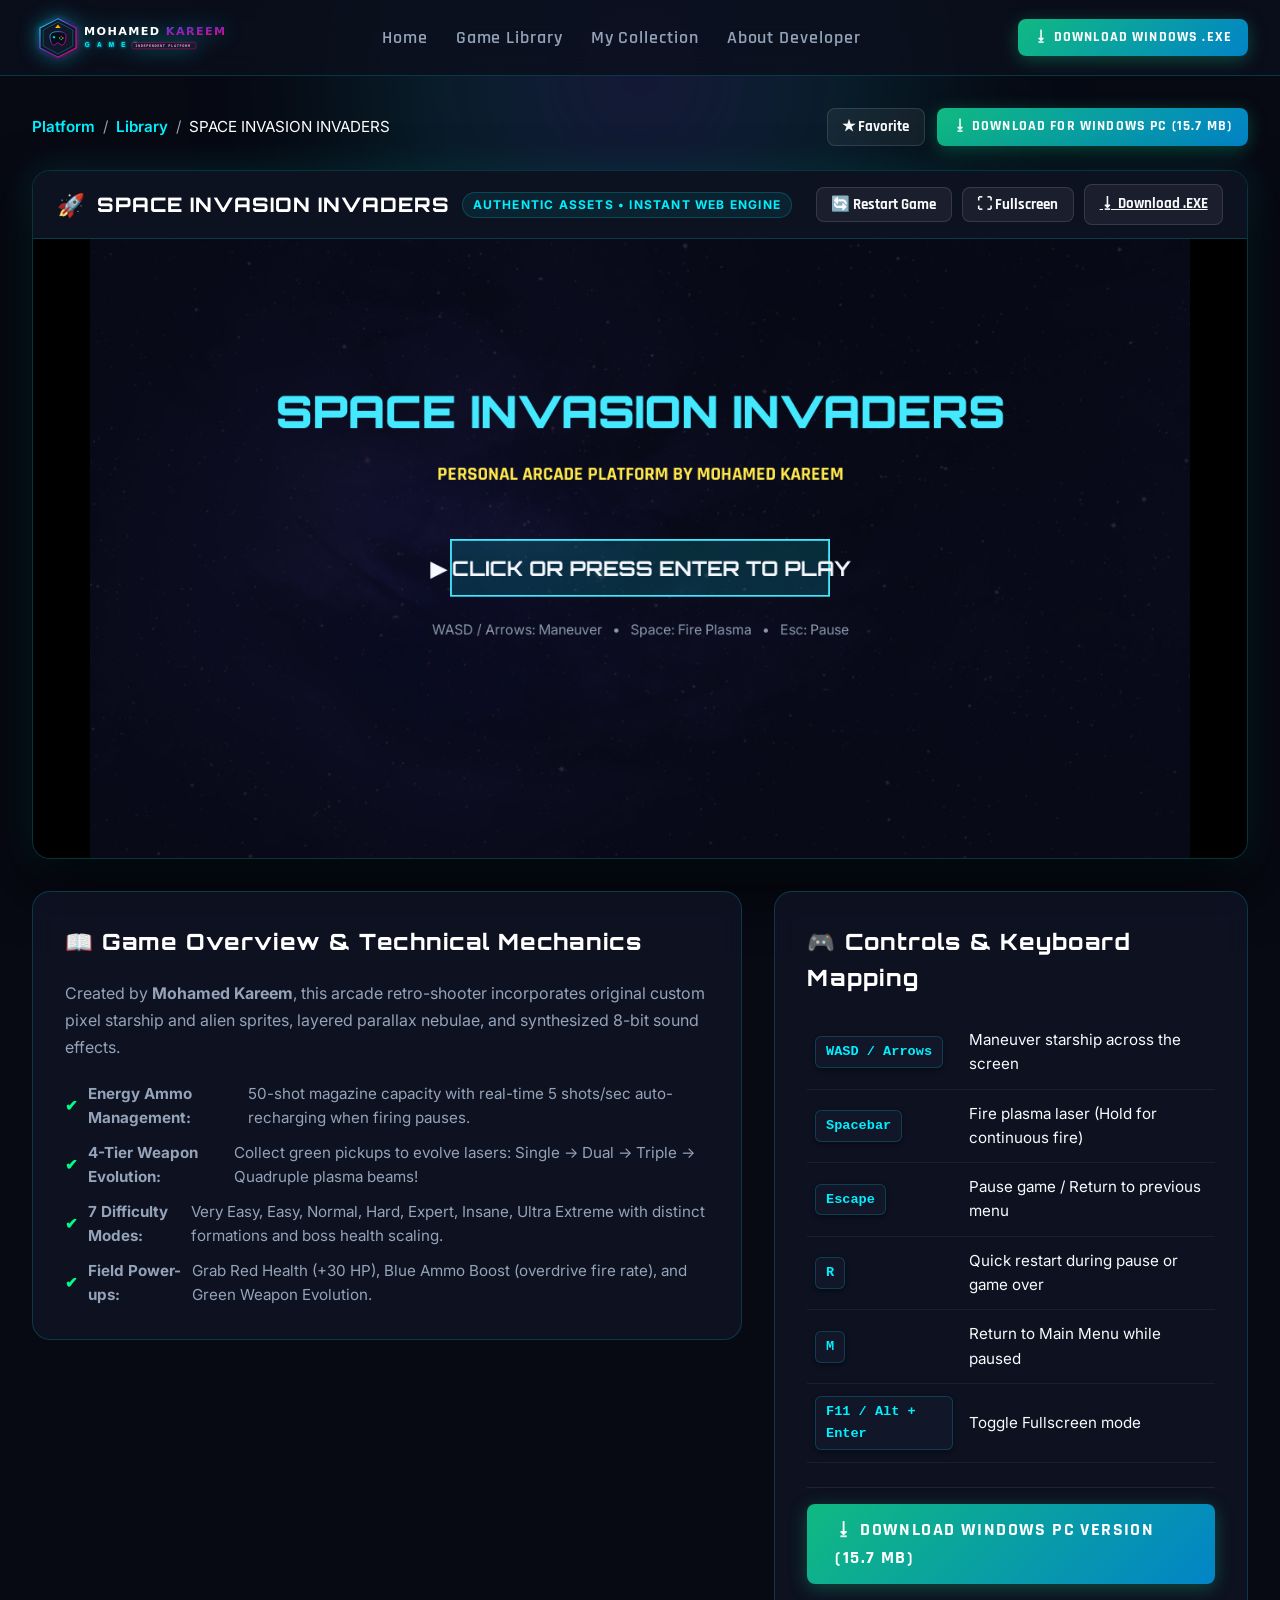
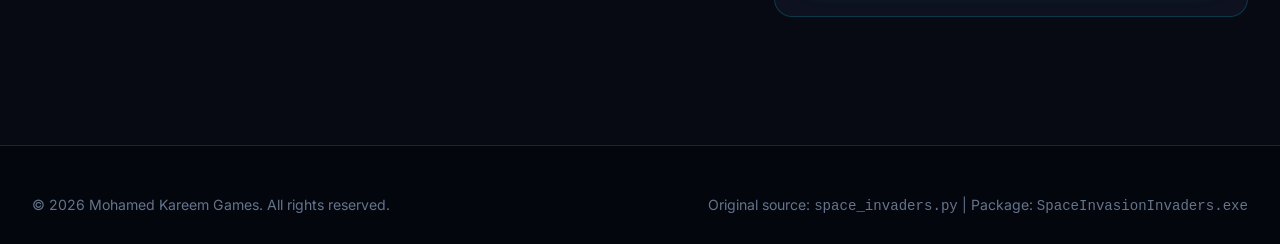
<file: games/space-invaders.html>
<!DOCTYPE html>
<html lang="en">
<head>
  <meta charset="UTF-8">
  <meta name="viewport" content="width=device-width, initial-scale=1.0">
  <title>SPACE INVASION INVADERS — MOHAMED KAREEM GAMES</title>
  <meta name="description" content="Play SPACE INVASION INVADERS by Mohamed Kareem in your browser or download for Windows PC. Features 4 weapon evolutions, 50-shot ammo magazine, and 7 difficulty modes.">
  <link rel="icon" type="image/svg+xml" href="../static/assets/logos/logo.svg">
  <link rel="stylesheet" href="../static/css/main.css">
  <link rel="stylesheet" href="../static/css/games.css?v=2.1">
  <style>
    .game-canvas-wrapper {
      width: 100%;
      background: #000;
      position: relative;
      display: flex;
      align-items: center;
      justify-content: center;
      overflow: hidden;
    }
    #game-canvas {
      width: 100%;
      max-width: 1100px;
      height: auto;
      aspect-ratio: 1280 / 720;
      display: block;
      background: #080b18;
      outline: none;
    }

    /* FULLSCREEN ARCADE: ZERO BLACK BOX, 100% SCREEN HEIGHT */
    .arcade-cabinet:fullscreen,
    .arcade-cabinet:-webkit-full-screen {
      width: 100vw !important;
      height: 100vh !important;
      max-width: 100vw !important;
      max-height: 100vh !important;
      margin: 0 !important;
      padding: 0 !important;
      border: none !important;
      border-radius: 0 !important;
      background: #000 !important;
      display: flex !important;
      flex-direction: column !important;
      overflow: hidden !important;
    }
    .arcade-cabinet:fullscreen .cabinet-hud-header,
    .arcade-cabinet:-webkit-full-screen .cabinet-hud-header {
      height: 44px !important;
      min-height: 44px !important;
      padding: 0.35rem 1.5rem !important;
      flex-shrink: 0 !important;
      background: #090d1a !important;
      z-index: 20 !important;
      border-bottom: 1px solid rgba(255, 255, 255, 0.1) !important;
    }
    .arcade-cabinet:fullscreen .game-canvas-wrapper,
    .arcade-cabinet:-webkit-full-screen .game-canvas-wrapper {
      flex: 1 1 0% !important;
      width: 100vw !important;
      height: calc(100vh - 44px) !important;
      max-height: calc(100vh - 44px) !important;
      margin: 0 !important;
      padding: 0 !important;
      display: flex !important;
      align-items: center !important;
      justify-content: center !important;
      background: #000 !important;
      overflow: hidden !important;
    }
    .arcade-cabinet:fullscreen #game-canvas,
    .arcade-cabinet:-webkit-full-screen #game-canvas {
      width: auto !important;
      height: calc(100vh - 44px) !important;
      max-height: calc(100vh - 44px) !important;
      max-width: 100vw !important;
      aspect-ratio: 1280 / 720 !important;
      object-fit: contain !important;
      margin: 0 auto !important;
      border-radius: 0 !important;
    }
  </style>
</head>
<body>

  <!-- Ambient Animated Background Particles -->
  <canvas id="ambient-canvas"></canvas>
  <div class="radial-glow-top"></div>

  <!-- Header -->
  <header>
    <nav class="navbar">
      <div class="nav-container">
        <a href="../index.html" class="brand-link" aria-label="Mohamed Kareem Games Home">
          <img src="../static/assets/logos/logo.svg" alt="Mohamed Kareem Games Logo" class="brand-logo-img">
        </a>
        <ul class="nav-links">
          <li><a href="../index.html" class="nav-item">Home</a></li>
          <li><a href="../index.html#games-section" class="nav-item">Game Library</a></li>
          <li><a href="../library.html" class="nav-item">My Collection</a></li>
          <li><a href="../about.html" class="nav-item">About Developer</a></li>
        </ul>
        <div class="nav-actions">
          <a href="../builds/SpaceInvasionInvaders-v1.0.exe" class="btn btn-download btn-sm" download>⭳ Download Windows .EXE</a>
        </div>
      </div>
    </nav>
  </header>

  <main class="game-page-wrapper">
    <!-- Breadcrumb & Top Bar -->
    <div class="game-top-bar">
      <div class="game-breadcrumb">
        <a href="../index.html">Platform</a>
        <span>/</span>
        <a href="../index.html#games-section">Library</a>
        <span>/</span>
        <span style="color: #fff;">SPACE INVASION INVADERS</span>
      </div>

      <div style="display: flex; gap: 0.75rem;">
        <button class="cabinet-btn" onclick="toggleGameFav(event, 'space-invaders')">★ Favorite</button>
        <a href="../builds/SpaceInvasionInvaders-v1.0.exe" class="btn btn-download btn-sm" download>⭳ Download for Windows PC (15.7 MB)</a>
      </div>
    </div>

    <!-- Toast Notification -->
    <div id="game-toast" class="game-overlay-toast">Space Sector Ready</div>

    <!-- Arcade Cabinet Frame -->
    <section class="arcade-cabinet" id="cabinet-shell">
      <div class="cabinet-hud-header">
        <div class="cabinet-title-group">
          <span style="font-size: 1.4rem;">🚀</span>
          <h2 class="cabinet-game-title">SPACE INVASION INVADERS</h2>
          <span class="hero-badge" style="margin: 0; padding: 0.15rem 0.6rem; font-size: 0.75rem;">
            AUTHENTIC ASSETS &bull; INSTANT WEB ENGINE
          </span>
        </div>

        <div class="cabinet-controls-bar">
          <button class="cabinet-btn" onclick="triggerRestart()">🔄 Restart Game</button>
          <button class="cabinet-btn" id="fs-toggle-btn" onclick="toggleCabinetFullscreen()">⛶ Fullscreen</button>
          <a href="../builds/SpaceInvasionInvaders-v1.0.exe" class="cabinet-btn" download>⭳ Download .EXE</a>
        </div>
      </div>

      <!-- Playable Area -->
      <div class="game-canvas-wrapper">
        <canvas id="game-canvas" tabindex="1"></canvas>
      </div>
    </section>

    <!-- Details & Guide Grid -->
    <div class="game-details-grid">
      <div class="game-card-panel">
        <h3>📖 Game Overview & Technical Mechanics</h3>
        <p style="color: var(--text-muted); line-height: 1.7; margin-bottom: 1.25rem;">
          Created by <strong>Mohamed Kareem</strong>, this arcade retro-shooter incorporates 
          original custom pixel starship and alien sprites, layered parallax nebulae, and synthesized 8-bit sound effects.
        </p>

        <ul class="feature-check-list">
          <li><strong>Energy Ammo Management:</strong> 50-shot magazine capacity with real-time 5 shots/sec auto-recharging when firing pauses.</li>
          <li><strong>4-Tier Weapon Evolution:</strong> Collect green pickups to evolve lasers: Single &rarr; Dual &rarr; Triple &rarr; Quadruple plasma beams!</li>
          <li><strong>7 Difficulty Modes:</strong> Very Easy, Easy, Normal, Hard, Expert, Insane, Ultra Extreme with distinct formations and boss health scaling.</li>
          <li><strong>Field Power-ups:</strong> Grab Red Health (+30 HP), Blue Ammo Boost (overdrive fire rate), and Green Weapon Evolution.</li>
        </ul>
      </div>

      <div class="game-card-panel">
        <h3>🎮 Controls & Keyboard Mapping</h3>
        <table class="key-bindings-table">
          <tr>
            <td><span class="key-tag">WASD / Arrows</span></td>
            <td>Maneuver starship across the screen</td>
          </tr>
          <tr>
            <td><span class="key-tag">Spacebar</span></td>
            <td>Fire plasma laser (Hold for continuous fire)</td>
          </tr>
          <tr>
            <td><span class="key-tag">Escape</span></td>
            <td>Pause game / Return to previous menu</td>
          </tr>
          <tr>
            <td><span class="key-tag">R</span></td>
            <td>Quick restart during pause or game over</td>
          </tr>
          <tr>
            <td><span class="key-tag">M</span></td>
            <td>Return to Main Menu while paused</td>
          </tr>
          <tr>
            <td><span class="key-tag">F11 / Alt + Enter</span></td>
            <td>Toggle Fullscreen mode</td>
          </tr>
        </table>

        <div style="margin-top: 1.5rem; padding-top: 1rem; border-top: 1px solid rgba(255, 255, 255, 0.08);">
          <a href="../builds/SpaceInvasionInvaders-v1.0.exe" class="btn btn-download" style="width: 100%;" download>
            ⭳ Download Windows PC Version (15.7 MB)
          </a>
        </div>
      </div>
    </div>
  </main>

  <footer class="site-footer">
    <div class="footer-bottom" style="border: none; padding: 0;">
      <p>&copy; 2026 Mohamed Kareem Games. All rights reserved.</p>
      <p>Original source: <code>space_invaders.py</code> | Package: <code>SpaceInvasionInvaders.exe</code></p>
    </div>
  </footer>

  <!-- Scripts -->
  <script src="../static/js/games-registry.js"></script>
  <script src="../static/js/storage.js"></script>
  <script src="../static/js/games/space-invaders-game.js?v=2.1"></script>
  <script>
    let activeGame = null;

    document.addEventListener("DOMContentLoaded", () => {
      if (window.mkStorage) {
        window.mkStorage.recordPlayed("space-invaders");
      }
      activeGame = new window.SpaceInvadersGame("game-canvas");
    });

    function triggerRestart() {
      if (activeGame) {
        activeGame.startNewGame();
        showToast("Space Invaders Restarted!");
      }
    }

    function toggleCabinetFullscreen() {
      const cabinet = document.getElementById("cabinet-shell");
      if (!document.fullscreenElement) {
        cabinet.requestFullscreen().catch(err => alert("Fullscreen error: " + err.message));
      } else {
        document.exitFullscreen();
      }
    }

    document.addEventListener("fullscreenchange", () => {
      const isFs = !!document.fullscreenElement;
      const fsBtn = document.getElementById("fs-toggle-btn");
      if (fsBtn) {
        fsBtn.innerHTML = isFs ? "🗗 Exit Fullscreen" : "⛶ Fullscreen";
      }
    });

    function showToast(msg) {
      const toast = document.getElementById("game-toast");
      toast.textContent = msg;
      toast.classList.add("visible");
      setTimeout(() => toast.classList.remove("visible"), 2500);
    }
  </script>
</body>
</html>
</file>
<file: static/css/main.css>
@import url('https://fonts.googleapis.com/css2?family=Orbitron:wght@500;700;800;900&family=Rajdhani:wght@500;600;700&family=Inter:wght@400;500;600;700&display=swap');

:root {
  --bg-space: #070913;
  --bg-card: rgba(16, 21, 38, 0.75);
  --bg-card-hover: rgba(22, 29, 52, 0.9);
  --bg-glass: rgba(11, 15, 29, 0.82);
  --border-glass: rgba(0, 240, 255, 0.18);
  --border-glow: rgba(0, 240, 255, 0.6);
  
  --neon-cyan: #00f0ff;
  --neon-purple: #a855f7;
  --neon-pink: #ff007a;
  --neon-orange: #ff5500;
  --neon-gold: #ffbe0b;
  --neon-green: #00ff88;
  
  --text-main: #f8fafc;
  --text-muted: #94a3b8;
  --text-dim: #64748b;
  
  --grad-primary: linear-gradient(135deg, #00f0ff 0%, #7928ca 50%, #ff007a 100%);
  --grad-cyber: linear-gradient(90deg, #00f0ff, #a855f7);
  --grad-fire: linear-gradient(135deg, #ff5500, #ff007a);
  --grad-matrix: linear-gradient(135deg, #00ff88, #00c4cc);
  --grad-gold: linear-gradient(135deg, #ffd700, #ff8800);
  
  --glow-cyan: 0 0 25px rgba(0, 240, 255, 0.45);
  --glow-pink: 0 0 25px rgba(255, 0, 122, 0.45);
  --glow-gold: 0 0 25px rgba(255, 215, 0, 0.4);
  
  --radius-lg: 18px;
  --radius-md: 12px;
  --radius-sm: 8px;
  --transition: all 0.28s cubic-bezier(0.16, 1, 0.3, 1);
}

/* RESET & GLOBAL BASE */
*, *::before, *::after {
  box-sizing: border-box;
  margin: 0;
  padding: 0;
}

html {
  scroll-behavior: smooth;
  font-size: 16px;
}

body {
  font-family: 'Inter', -apple-system, BlinkMacSystemFont, "Segoe UI", Roboto, sans-serif;
  background-color: var(--bg-space);
  color: var(--text-main);
  min-height: 100vh;
  line-height: 1.6;
  overflow-x: hidden;
  position: relative;
}

/* BACKGROUND AMBIENT PARTICLES & GRID */
#ambient-canvas {
  position: fixed;
  top: 0;
  left: 0;
  width: 100vw;
  height: 100vh;
  pointer-events: none;
  z-index: 0;
  opacity: 0.85;
}

.radial-glow-top {
  position: fixed;
  top: -150px;
  left: 50%;
  transform: translateX(-50%);
  width: 900px;
  height: 450px;
  background: radial-gradient(circle, rgba(121, 40, 202, 0.22) 0%, rgba(0, 240, 255, 0.12) 40%, transparent 70%);
  filter: blur(80px);
  pointer-events: none;
  z-index: 0;
}

.radial-glow-bottom {
  position: fixed;
  bottom: -200px;
  right: -100px;
  width: 700px;
  height: 500px;
  background: radial-gradient(circle, rgba(255, 0, 122, 0.15) 0%, transparent 65%);
  filter: blur(100px);
  pointer-events: none;
  z-index: 0;
}

/* TYPOGRAPHY */
h1, h2, h3, h4, .brand-font {
  font-family: 'Orbitron', system-ui, sans-serif;
  letter-spacing: 0.05em;
  font-weight: 800;
}

.sub-heading {
  font-family: 'Rajdhani', sans-serif;
  text-transform: uppercase;
  letter-spacing: 0.12em;
  font-weight: 700;
}

/* NAVBAR */
.navbar {
  position: sticky;
  top: 0;
  z-index: 100;
  background: var(--bg-glass);
  backdrop-filter: blur(16px);
  -webkit-backdrop-filter: blur(16px);
  border-bottom: 1px solid var(--border-glass);
  padding: 0.85rem 2rem;
  transition: var(--transition);
}

.navbar.scrolled {
  background: rgba(7, 9, 19, 0.94);
  box-shadow: 0 10px 30px rgba(0, 0, 0, 0.6);
  border-bottom: 1px solid rgba(0, 240, 255, 0.3);
}

.nav-container {
  max-width: 1380px;
  margin: 0 auto;
  display: flex;
  align-items: center;
  justify-content: space-between;
  gap: 1.5rem;
}

.brand-link {
  display: flex;
  align-items: center;
  text-decoration: none;
  gap: 0.75rem;
}

.brand-logo-img {
  height: 48px;
  width: auto;
  filter: drop-shadow(0 0 10px rgba(0, 240, 255, 0.4));
  transition: var(--transition);
}

.brand-link:hover .brand-logo-img {
  transform: scale(1.05) rotate(-2deg);
}

.nav-links {
  display: flex;
  align-items: center;
  gap: 1.75rem;
  list-style: none;
}

.nav-item {
  color: var(--text-muted);
  text-decoration: none;
  font-family: 'Rajdhani', sans-serif;
  font-size: 1.15rem;
  font-weight: 600;
  letter-spacing: 0.05em;
  transition: var(--transition);
  position: relative;
  padding: 0.3rem 0;
}

.nav-item:hover, .nav-item.active {
  color: var(--neon-cyan);
}

.nav-item.active::after, .nav-item:hover::after {
  content: '';
  position: absolute;
  bottom: 0;
  left: 0;
  width: 100%;
  height: 2px;
  background: var(--grad-cyber);
  box-shadow: var(--glow-cyan);
}

.nav-actions {
  display: flex;
  align-items: center;
  gap: 1rem;
}

/* SEARCH BAR */
.search-wrapper {
  position: relative;
  width: 260px;
}

.search-input {
  width: 100%;
  background: rgba(18, 24, 43, 0.85);
  border: 1px solid var(--border-glass);
  border-radius: 30px;
  padding: 0.55rem 1rem 0.55rem 2.4rem;
  color: var(--text-main);
  font-size: 0.9rem;
  outline: none;
  transition: var(--transition);
}

.search-input:focus {
  border-color: var(--neon-cyan);
  box-shadow: var(--glow-cyan);
  width: 300px;
  background: rgba(22, 30, 56, 0.95);
}

.search-icon {
  position: absolute;
  left: 0.85rem;
  top: 50%;
  transform: translateY(-50%);
  color: var(--text-dim);
  font-size: 0.95rem;
  pointer-events: none;
}

/* BUTTON SYSTEM */
.btn {
  display: inline-flex;
  align-items: center;
  justify-content: center;
  gap: 0.6rem;
  font-family: 'Rajdhani', sans-serif;
  font-size: 1.1rem;
  font-weight: 700;
  letter-spacing: 0.08em;
  text-transform: uppercase;
  text-decoration: none;
  padding: 0.75rem 1.75rem;
  border-radius: var(--radius-sm);
  cursor: pointer;
  border: none;
  outline: none;
  transition: var(--transition);
  position: relative;
  overflow: hidden;
}

.btn-primary {
  background: var(--grad-primary);
  color: #ffffff;
  box-shadow: 0 4px 20px rgba(0, 240, 255, 0.35);
}

.btn-primary:hover {
  transform: translateY(-3px) scale(1.02);
  box-shadow: 0 8px 30px rgba(0, 240, 255, 0.6);
}

.btn-outline {
  background: transparent;
  color: var(--neon-cyan);
  border: 1.5px solid var(--neon-cyan);
  box-shadow: inset 0 0 10px rgba(0, 240, 255, 0.1);
}

.btn-outline:hover {
  background: rgba(0, 240, 255, 0.12);
  box-shadow: var(--glow-cyan);
  transform: translateY(-2px);
}

.btn-gold {
  background: var(--grad-gold);
  color: #120e06;
  box-shadow: var(--glow-gold);
}

.btn-gold:hover {
  transform: translateY(-3px);
  box-shadow: 0 8px 30px rgba(255, 190, 11, 0.6);
}

.btn-sm {
  padding: 0.45rem 1rem;
  font-size: 0.9rem;
}

.btn-download {
  background: linear-gradient(135deg, #10b981 0%, #0284c7 100%);
  color: #ffffff;
  box-shadow: 0 4px 18px rgba(16, 185, 129, 0.35);
}

.btn-download:hover {
  transform: translateY(-2px);
  box-shadow: 0 8px 25px rgba(16, 185, 129, 0.55);
}

/* HERO SECTION */
.hero-section {
  position: relative;
  z-index: 1;
  padding: 4.5rem 2rem 3rem 2rem;
  max-width: 1380px;
  margin: 0 auto;
}

.hero-grid {
  display: grid;
  grid-template-columns: 1.15fr 0.85fr;
  align-items: center;
  gap: 3.5rem;
}

.hero-badge {
  display: inline-flex;
  align-items: center;
  gap: 0.5rem;
  background: rgba(0, 240, 255, 0.08);
  border: 1px solid var(--border-glass);
  padding: 0.35rem 0.95rem;
  border-radius: 30px;
  color: var(--neon-cyan);
  font-size: 0.85rem;
  font-weight: 700;
  letter-spacing: 0.1em;
  margin-bottom: 1.25rem;
}

.hero-badge .pulse-dot {
  width: 8px;
  height: 8px;
  background: var(--neon-cyan);
  border-radius: 50%;
  box-shadow: 0 0 10px var(--neon-cyan);
  animation: pulse 1.8s infinite;
}

@keyframes pulse {
  0% { transform: scale(0.9); opacity: 0.7; }
  50% { transform: scale(1.4); opacity: 1; box-shadow: 0 0 14px var(--neon-cyan); }
  100% { transform: scale(0.9); opacity: 0.7; }
}

.hero-title {
  font-size: 3.4rem;
  line-height: 1.15;
  margin-bottom: 1.25rem;
  text-shadow: 0 5px 25px rgba(0, 0, 0, 0.8);
}

.text-gradient {
  background: var(--grad-primary);
  -webkit-background-clip: text;
  -webkit-text-fill-color: transparent;
}

.text-cyber {
  background: var(--grad-cyber);
  -webkit-background-clip: text;
  -webkit-text-fill-color: transparent;
}

.hero-desc {
  color: var(--text-muted);
  font-size: 1.18rem;
  max-width: 580px;
  margin-bottom: 2rem;
  line-height: 1.7;
}

.hero-cta-group {
  display: flex;
  align-items: center;
  gap: 1.25rem;
  flex-wrap: wrap;
}

.hero-stats {
  display: grid;
  grid-template-columns: repeat(3, 1fr);
  gap: 1.25rem;
  margin-top: 2.75rem;
  padding-top: 2rem;
  border-top: 1px solid rgba(255, 255, 255, 0.08);
}

.stat-item h3 {
  font-size: 2rem;
  color: var(--neon-cyan);
  margin-bottom: 0.2rem;
}

.stat-item p {
  font-size: 0.85rem;
  color: var(--text-dim);
  text-transform: uppercase;
  letter-spacing: 0.08em;
  font-weight: 600;
}

/* HERO SPOTLIGHT CARD */
.hero-spotlight {
  position: relative;
  background: var(--bg-card);
  border: 1px solid var(--border-glass);
  border-radius: var(--radius-lg);
  padding: 1.25rem;
  backdrop-filter: blur(12px);
  box-shadow: 0 20px 50px rgba(0, 0, 0, 0.7);
  transition: var(--transition);
  overflow: hidden;
}

.hero-spotlight:hover {
  border-color: var(--border-glow);
  box-shadow: var(--glow-cyan);
  transform: translateY(-5px);
}

.spotlight-banner-wrapper {
  position: relative;
  border-radius: var(--radius-md);
  overflow: hidden;
  aspect-ratio: 16 / 10;
  background: #000;
}

.spotlight-img {
  width: 100%;
  height: 100%;
  object-fit: cover;
  display: block;
  transition: transform 0.5s ease;
}

.hero-spotlight:hover .spotlight-img {
  transform: scale(1.04);
}

.spotlight-tag {
  position: absolute;
  top: 1rem;
  left: 1rem;
  background: rgba(0, 0, 0, 0.75);
  backdrop-filter: blur(8px);
  border: 1px solid var(--neon-gold);
  color: var(--neon-gold);
  padding: 0.3rem 0.8rem;
  border-radius: 20px;
  font-size: 0.75rem;
  font-weight: 800;
  letter-spacing: 0.1em;
}

.spotlight-content {
  padding: 1.25rem 0.5rem 0.5rem 0.5rem;
}

.spotlight-meta {
  display: flex;
  align-items: center;
  justify-content: space-between;
  margin-bottom: 0.6rem;
}

.spotlight-category {
  color: var(--neon-cyan);
  font-family: 'Rajdhani', sans-serif;
  font-weight: 700;
  font-size: 0.95rem;
  text-transform: uppercase;
  letter-spacing: 0.1em;
}

.spotlight-rating {
  color: var(--neon-gold);
  font-weight: 700;
  font-size: 0.9rem;
}

.spotlight-title {
  font-size: 1.5rem;
  margin-bottom: 0.6rem;
}

.spotlight-desc {
  color: var(--text-muted);
  font-size: 0.95rem;
  margin-bottom: 1.25rem;
  display: -webkit-box;
  -webkit-line-clamp: 2;
  -webkit-box-orient: vertical;
  overflow: hidden;
}

.spotlight-actions {
  display: flex;
  gap: 0.85rem;
}

/* SECTION HEADERS */
.section-wrapper {
  position: relative;
  z-index: 1;
  max-width: 1380px;
  margin: 0 auto;
  padding: 3.5rem 2rem;
}

.section-header {
  display: flex;
  align-items: flex-end;
  justify-content: space-between;
  margin-bottom: 2.25rem;
  gap: 1.5rem;
  flex-wrap: wrap;
}

.section-title {
  font-size: 2.2rem;
  color: #fff;
  position: relative;
}

.section-title::after {
  content: '';
  display: block;
  width: 60px;
  height: 4px;
  background: var(--grad-primary);
  border-radius: 2px;
  margin-top: 0.5rem;
}

.section-subtitle {
  color: var(--text-muted);
  font-size: 1rem;
  margin-top: 0.35rem;
}

/* CATEGORY FILTER PILLS */
.category-filter {
  display: flex;
  align-items: center;
  gap: 0.65rem;
  background: rgba(16, 21, 38, 0.6);
  padding: 0.4rem;
  border-radius: 30px;
  border: 1px solid var(--border-glass);
}

.filter-btn {
  background: transparent;
  border: none;
  color: var(--text-muted);
  font-family: 'Rajdhani', sans-serif;
  font-weight: 700;
  font-size: 1rem;
  padding: 0.4rem 1.15rem;
  border-radius: 20px;
  cursor: pointer;
  transition: var(--transition);
}

.filter-btn:hover {
  color: #fff;
}

.filter-btn.active {
  background: var(--neon-cyan);
  color: #090a12;
  box-shadow: 0 2px 14px rgba(0, 240, 255, 0.5);
}

/* GAME CARDS GRID */
.games-grid {
  display: grid;
  grid-template-columns: repeat(auto-fit, minmax(360px, 1fr));
  gap: 2rem;
}

.game-card {
  background: var(--bg-card);
  border: 1px solid var(--border-glass);
  border-radius: var(--radius-lg);
  overflow: hidden;
  backdrop-filter: blur(12px);
  transition: var(--transition);
  display: flex;
  flex-direction: column;
  position: relative;
}

.game-card:hover {
  border-color: var(--border-glow);
  box-shadow: 0 15px 40px rgba(0, 0, 0, 0.7), 0 0 20px rgba(0, 240, 255, 0.25);
  transform: translateY(-6px);
}

.card-media {
  position: relative;
  aspect-ratio: 16 / 10;
  overflow: hidden;
  background: #080a14;
}

.card-thumb {
  width: 100%;
  height: 100%;
  object-fit: cover;
  transition: transform 0.45s ease;
}

.game-card:hover .card-thumb {
  transform: scale(1.06);
}

.card-overlay-badge {
  position: absolute;
  top: 1rem;
  left: 1rem;
  background: rgba(10, 14, 26, 0.85);
  backdrop-filter: blur(6px);
  border: 1px solid var(--border-glass);
  color: var(--neon-cyan);
  padding: 0.25rem 0.75rem;
  border-radius: 16px;
  font-size: 0.75rem;
  font-weight: 700;
  letter-spacing: 0.08em;
}

.card-fav-btn {
  position: absolute;
  top: 1rem;
  right: 1rem;
  width: 36px;
  height: 36px;
  border-radius: 50%;
  background: rgba(10, 14, 26, 0.85);
  border: 1px solid rgba(255, 255, 255, 0.15);
  color: #fff;
  display: flex;
  align-items: center;
  justify-content: center;
  cursor: pointer;
  transition: var(--transition);
  font-size: 1.1rem;
}

.card-fav-btn:hover, .card-fav-btn.is-fav {
  color: var(--neon-pink);
  border-color: var(--neon-pink);
  box-shadow: 0 0 12px rgba(255, 0, 122, 0.6);
  transform: scale(1.1);
}

.card-body {
  padding: 1.5rem;
  display: flex;
  flex-direction: column;
  flex-grow: 1;
}

.card-header-info {
  display: flex;
  align-items: center;
  justify-content: space-between;
  margin-bottom: 0.5rem;
}

.card-category {
  color: var(--neon-cyan);
  font-family: 'Rajdhani', sans-serif;
  font-weight: 700;
  font-size: 0.9rem;
  text-transform: uppercase;
  letter-spacing: 0.1em;
}

.card-version {
  font-size: 0.8rem;
  color: var(--text-dim);
  font-family: monospace;
}

.card-title {
  font-size: 1.45rem;
  margin-bottom: 0.6rem;
  line-height: 1.25;
}

.card-desc {
  color: var(--text-muted);
  font-size: 0.92rem;
  margin-bottom: 1.25rem;
  line-height: 1.6;
  flex-grow: 1;
}

.card-feature-chips {
  display: flex;
  flex-wrap: wrap;
  gap: 0.4rem;
  margin-bottom: 1.5rem;
}

.feature-chip {
  background: rgba(255, 255, 255, 0.05);
  border: 1px solid rgba(255, 255, 255, 0.08);
  color: var(--text-muted);
  font-size: 0.75rem;
  padding: 0.2rem 0.6rem;
  border-radius: 6px;
}

.card-footer {
  display: flex;
  gap: 0.75rem;
  padding-top: 1rem;
  border-top: 1px solid rgba(255, 255, 255, 0.06);
}

.card-footer .btn {
  flex: 1;
}

/* ABOUT SECTION */
.about-card {
  background: var(--bg-card);
  border: 1px solid var(--border-glass);
  border-radius: var(--radius-lg);
  padding: 3rem;
  backdrop-filter: blur(12px);
  display: grid;
  grid-template-columns: 0.35fr 0.65fr;
  gap: 3rem;
  align-items: center;
}

.about-avatar-wrapper {
  text-align: center;
  position: relative;
}

.avatar-hex {
  width: 220px;
  height: 220px;
  margin: 0 auto;
  border-radius: 50%;
  background: var(--grad-primary);
  padding: 5px;
  box-shadow: var(--glow-cyan);
}

.avatar-inner {
  width: 100%;
  height: 100%;
  border-radius: 50%;
  background: #0b0f1d;
  display: flex;
  flex-direction: column;
  align-items: center;
  justify-content: center;
}

.avatar-initials {
  font-family: 'Orbitron', sans-serif;
  font-size: 3.5rem;
  font-weight: 900;
  background: var(--grad-primary);
  -webkit-background-clip: text;
  -webkit-text-fill-color: transparent;
}

.dev-badge {
  display: inline-block;
  margin-top: 1rem;
  background: rgba(0, 240, 255, 0.12);
  border: 1px solid var(--neon-cyan);
  color: var(--neon-cyan);
  padding: 0.3rem 1rem;
  border-radius: 20px;
  font-size: 0.85rem;
  font-weight: 700;
  letter-spacing: 0.1em;
}

.about-content h2 {
  font-size: 2.3rem;
  margin-bottom: 0.4rem;
}

.about-role {
  color: var(--neon-pink);
  font-family: 'Rajdhani', sans-serif;
  font-size: 1.2rem;
  font-weight: 700;
  text-transform: uppercase;
  letter-spacing: 0.1em;
  margin-bottom: 1.25rem;
}

.about-text {
  color: var(--text-muted);
  font-size: 1.05rem;
  line-height: 1.7;
  margin-bottom: 1.5rem;
}

.tech-stack-list {
  display: flex;
  flex-wrap: wrap;
  gap: 0.75rem;
}

.tech-tag {
  background: rgba(18, 24, 43, 0.9);
  border: 1px solid var(--border-glass);
  padding: 0.45rem 1rem;
  border-radius: var(--radius-sm);
  color: var(--text-main);
  font-size: 0.88rem;
  font-weight: 600;
  display: flex;
  align-items: center;
  gap: 0.5rem;
}

/* FOOTER */
.site-footer {
  position: relative;
  z-index: 1;
  background: rgba(5, 7, 14, 0.96);
  border-top: 1px solid var(--border-glass);
  padding: 3rem 2rem 1.75rem 2rem;
  margin-top: 4rem;
}

.footer-container {
  max-width: 1380px;
  margin: 0 auto;
  display: grid;
  grid-template-columns: 1.5fr 1fr 1fr;
  gap: 3rem;
  margin-bottom: 2.5rem;
}

.footer-brand p {
  color: var(--text-muted);
  margin-top: 0.75rem;
  max-width: 380px;
  font-size: 0.95rem;
}

.footer-col h4 {
  font-size: 1.1rem;
  color: #fff;
  margin-bottom: 1.25rem;
  text-transform: uppercase;
}

.footer-col ul {
  list-style: none;
  display: flex;
  flex-direction: column;
  gap: 0.6rem;
}

.footer-col a {
  color: var(--text-muted);
  text-decoration: none;
  font-size: 0.95rem;
  transition: var(--transition);
}

.footer-col a:hover {
  color: var(--neon-cyan);
  padding-left: 5px;
}

.footer-bottom {
  max-width: 1380px;
  margin: 0 auto;
  border-top: 1px solid rgba(255, 255, 255, 0.08);
  padding-top: 1.5rem;
  display: flex;
  align-items: center;
  justify-content: space-between;
  color: var(--text-dim);
  font-size: 0.88rem;
  flex-wrap: wrap;
  gap: 1rem;
}

/* RESPONSIVE DESIGN */
@media (max-width: 1024px) {
  .hero-grid {
    grid-template-columns: 1fr;
    gap: 2.5rem;
  }
  .about-card {
    grid-template-columns: 1fr;
    text-align: center;
    gap: 2rem;
  }
  .footer-container {
    grid-template-columns: 1fr 1fr;
  }
}

@media (max-width: 768px) {
  .navbar {
    padding: 0.75rem 1rem;
  }
  .nav-links {
    display: none;
  }
  .search-wrapper {
    width: 180px;
  }
  .hero-title {
    font-size: 2.4rem;
  }
  .hero-stats {
    grid-template-columns: 1fr;
  }
  .games-grid {
    grid-template-columns: 1fr;
  }
  .footer-container {
    grid-template-columns: 1fr;
  }
}
</file>
<file: static/css/dashboard.css>
/* MOHAMED KAREEM GAMES - DASHBOARD STYLES */

.dashboard-header {
  padding: 3rem 2rem 1.5rem 2rem;
  max-width: 1380px;
  margin: 0 auto;
}

.dashboard-tabs {
  display: flex;
  gap: 1rem;
  border-bottom: 1px solid rgba(255, 255, 255, 0.08);
  padding-bottom: 0.75rem;
  margin-top: 1.5rem;
  flex-wrap: wrap;
}

.dash-tab-btn {
  background: transparent;
  border: none;
  color: var(--text-muted);
  font-family: 'Rajdhani', sans-serif;
  font-size: 1.15rem;
  font-weight: 700;
  text-transform: uppercase;
  letter-spacing: 0.08em;
  padding: 0.5rem 1.25rem;
  border-radius: var(--radius-sm);
  cursor: pointer;
  transition: var(--transition);
  display: flex;
  align-items: center;
  gap: 0.5rem;
}

.dash-tab-btn:hover {
  color: #fff;
  background: rgba(255, 255, 255, 0.05);
}

.dash-tab-btn.active {
  color: var(--neon-cyan);
  background: rgba(0, 240, 255, 0.1);
  box-shadow: inset 0 0 10px rgba(0, 240, 255, 0.2);
}

.storage-notice-box {
  background: rgba(16, 21, 38, 0.8);
  border: 1px solid rgba(0, 240, 255, 0.25);
  border-left: 4px solid var(--neon-cyan);
  padding: 1rem 1.5rem;
  border-radius: var(--radius-sm);
  margin-bottom: 2rem;
  display: flex;
  align-items: center;
  justify-content: space-between;
  gap: 1.5rem;
  flex-wrap: wrap;
}

.storage-notice-text {
  font-size: 0.92rem;
  color: var(--text-muted);
}

.storage-notice-text strong {
  color: #fff;
}

.saved-game-card {
  background: var(--bg-card);
  border: 1px solid var(--border-glass);
  border-radius: var(--radius-md);
  padding: 1.5rem;
  display: flex;
  align-items: center;
  justify-content: space-between;
  gap: 1.5rem;
  margin-bottom: 1.25rem;
  transition: var(--transition);
}

.saved-game-card:hover {
  border-color: var(--neon-cyan);
  box-shadow: 0 8px 25px rgba(0, 240, 255, 0.18);
  transform: translateY(-2px);
}

.saved-game-info h4 {
  font-size: 1.3rem;
  margin-bottom: 0.35rem;
  color: #fff;
}

.saved-game-meta {
  font-size: 0.88rem;
  color: var(--text-muted);
  display: flex;
  gap: 1.25rem;
  flex-wrap: wrap;
}

.saved-game-meta span {
  display: inline-flex;
  align-items: center;
  gap: 0.35rem;
}

.saved-game-actions {
  display: flex;
  gap: 0.75rem;
}
</file>
<file: static/css/games.css>
/* MOHAMED KAREEM GAMES - INDIVIDUAL GAME PLAYER STYLES */

.game-page-wrapper {
  max-width: 1380px;
  margin: 0 auto;
  padding: 2rem 2rem 4rem 2rem;
  position: relative;
  z-index: 1;
}

.game-top-bar {
  display: flex;
  align-items: center;
  justify-content: space-between;
  margin-bottom: 1.5rem;
  gap: 1rem;
  flex-wrap: wrap;
}

.game-breadcrumb {
  display: flex;
  align-items: center;
  gap: 0.5rem;
  color: var(--text-muted);
  font-size: 0.95rem;
}

.game-breadcrumb a {
  color: var(--neon-cyan);
  text-decoration: none;
  font-weight: 600;
}

/* GAME CANVAS FRAME */
.arcade-cabinet {
  background: #080a14;
  border: 1px solid var(--border-glass);
  border-radius: var(--radius-lg);
  box-shadow: 0 25px 60px rgba(0, 0, 0, 0.8), 0 0 35px rgba(0, 240, 255, 0.15);
  overflow: hidden;
  position: relative;
  margin-bottom: 2rem;
  display: flex;
  flex-direction: column;
}

.cabinet-hud-header {
  background: rgba(14, 18, 33, 0.95);
  border-bottom: 1px solid var(--border-glass);
  padding: 0.85rem 1.5rem;
  display: flex;
  align-items: center;
  justify-content: space-between;
  gap: 1rem;
  flex-wrap: wrap;
}

.cabinet-title-group {
  display: flex;
  align-items: center;
  gap: 0.75rem;
}

.cabinet-game-title {
  font-size: 1.25rem;
  color: #fff;
}

.cabinet-controls-bar {
  display: flex;
  align-items: center;
  gap: 0.65rem;
}

.cabinet-btn {
  background: rgba(255, 255, 255, 0.06);
  border: 1px solid rgba(255, 255, 255, 0.12);
  color: var(--text-main);
  padding: 0.45rem 0.9rem;
  border-radius: var(--radius-sm);
  font-family: 'Rajdhani', sans-serif;
  font-size: 0.95rem;
  font-weight: 700;
  cursor: pointer;
  display: inline-flex;
  align-items: center;
  gap: 0.4rem;
  transition: var(--transition);
}

.cabinet-btn:hover {
  background: rgba(0, 240, 255, 0.15);
  border-color: var(--neon-cyan);
  color: var(--neon-cyan);
}

.cabinet-btn.save-btn:hover {
  background: rgba(0, 255, 136, 0.15);
  border-color: var(--neon-green);
  color: var(--neon-green);
}

.cabinet-screen-area {
  position: relative;
  width: 100%;
  min-height: 620px;
  background: #000;
  display: flex;
  align-items: center;
  justify-content: center;
}

#game-canvas {
  display: block;
  max-width: 100%;
  max-height: 82vh;
  object-fit: contain;
  outline: none;
  border: none;
}

/* OVERLAY NOTICE / STATUS */
.game-overlay-toast {
  position: absolute;
  top: 1.5rem;
  left: 50%;
  transform: translateX(-50%);
  background: rgba(9, 13, 26, 0.92);
  border: 1px solid var(--neon-cyan);
  box-shadow: var(--glow-cyan);
  padding: 0.65rem 1.5rem;
  border-radius: 30px;
  font-family: 'Rajdhani', sans-serif;
  font-size: 1.1rem;
  font-weight: 700;
  color: #fff;
  z-index: 10;
  opacity: 0;
  pointer-events: none;
  transition: opacity 0.3s ease, transform 0.3s ease;
}

.game-overlay-toast.visible {
  opacity: 1;
  transform: translateX(-50%) translateY(5px);
}

/* GAME INFO & INSTRUCTIONS SPLIT */
.game-details-grid {
  display: grid;
  grid-template-columns: 1.2fr 0.8fr;
  gap: 2rem;
  align-items: start;
}

.game-card-panel {
  background: var(--bg-card);
  border: 1px solid var(--border-glass);
  border-radius: var(--radius-lg);
  padding: 2rem;
  backdrop-filter: blur(12px);
}

.game-card-panel h3 {
  font-size: 1.4rem;
  margin-bottom: 1.25rem;
  color: #fff;
  display: flex;
  align-items: center;
  gap: 0.5rem;
}

.key-bindings-table {
  width: 100%;
  border-collapse: collapse;
}

.key-bindings-table tr {
  border-bottom: 1px solid rgba(255, 255, 255, 0.06);
}

.key-bindings-table td {
  padding: 0.75rem 0.5rem;
  font-size: 0.95rem;
}

.key-tag {
  display: inline-block;
  background: rgba(18, 24, 43, 0.95);
  border: 1px solid var(--border-glass);
  box-shadow: 0 2px 5px rgba(0, 0, 0, 0.4);
  padding: 0.25rem 0.6rem;
  border-radius: 6px;
  font-family: monospace;
  font-weight: 700;
  color: var(--neon-cyan);
  font-size: 0.85rem;
}

.feature-check-list {
  list-style: none;
  display: flex;
  flex-direction: column;
  gap: 0.65rem;
}

.feature-check-list li {
  display: flex;
  align-items: center;
  gap: 0.6rem;
  color: var(--text-muted);
  font-size: 0.95rem;
}

.feature-check-list li::before {
  content: '✔';
  color: var(--neon-green);
  font-weight: bold;
}

@media (max-width: 900px) {
  .game-details-grid {
    grid-template-columns: 1fr;
  }
  .cabinet-screen-area {
    min-height: 400px;
  }
}

/* ==========================================================================
   FULLSCREEN ARCADE CABINET RESPONSIVE SYSTEM (ALL GAMES)
   ========================================================================== */

.arcade-cabinet:fullscreen,
.arcade-cabinet:-webkit-full-screen {
  width: 100vw !important;
  height: 100vh !important;
  max-width: 100vw !important;
  max-height: 100vh !important;
  margin: 0 !important;
  border-radius: 0 !important;
  border: none !important;
  background: #000 !important;
  display: flex !important;
  flex-direction: column !important;
  overflow: hidden !important;
  padding: 0 !important;
}

.arcade-cabinet:fullscreen .cabinet-hud-header,
.arcade-cabinet:-webkit-full-screen .cabinet-hud-header {
  height: 44px !important;
  min-height: 44px !important;
  max-height: 44px !important;
  padding: 0.35rem 1.8rem !important;
  background: #090d1a !important;
  flex-shrink: 0 !important;
  z-index: 20 !important;
  border-bottom: 1px solid rgba(255, 255, 255, 0.1) !important;
  justify-content: space-between !important;
}

.arcade-cabinet:fullscreen .game-canvas-wrapper,
.arcade-cabinet:fullscreen .game-cabinet-wrapper,
.arcade-cabinet:fullscreen .chess-arena-shell,
.arcade-cabinet:fullscreen .cabinet-screen-area,
.arcade-cabinet:-webkit-full-screen .game-canvas-wrapper,
.arcade-cabinet:-webkit-full-screen .game-cabinet-wrapper,
.arcade-cabinet:-webkit-full-screen .chess-arena-shell,
.arcade-cabinet:-webkit-full-screen .cabinet-screen-area {
  flex: 1 1 0% !important;
  height: calc(100vh - 44px) !important;
  max-height: calc(100vh - 44px) !important;
  width: 100vw !important;
  max-width: 100vw !important;
  min-height: 0 !important;
  display: flex !important;
  align-items: center !important;
  justify-content: center !important;
  padding: 0 !important;
  margin: 0 !important;
  background: #000 !important;
  overflow: hidden !important;
}

.arcade-cabinet:fullscreen #game-canvas,
.arcade-cabinet:-webkit-full-screen #game-canvas,
:fullscreen #game-canvas,
:-webkit-full-screen #game-canvas {
  width: auto !important;
  height: calc(100vh - 44px) !important;
  max-height: calc(100vh - 44px) !important;
  max-width: 100vw !important;
  object-fit: contain !important;
  margin: 0 auto !important;
  border-radius: 0 !important;
}

.arcade-cabinet:fullscreen .game-portrait-frame,
.arcade-cabinet:fullscreen .game-screen-frame,
.arcade-cabinet:-webkit-full-screen .game-portrait-frame,
.arcade-cabinet:-webkit-full-screen .game-screen-frame {
  width: 100vw !important;
  height: calc(100vh - 44px) !important;
  max-width: 100vw !important;
  max-height: calc(100vh - 44px) !important;
  border: none !important;
  border-radius: 0 !important;
  margin: 0 !important;
  padding: 0 !important;
  box-shadow: none !important;
}

.arcade-cabinet:fullscreen #game-frame,
.arcade-cabinet:-webkit-full-screen #game-frame {
  width: 100vw !important;
  height: calc(100vh - 44px) !important;
  max-height: calc(100vh - 44px) !important;
  border: none !important;
  display: block !important;
}

.arcade-cabinet:fullscreen .chess-arena-shell,
.arcade-cabinet:-webkit-full-screen .chess-arena-shell {
  display: flex !important;
  flex-direction: row !important;
  align-items: center !important;
  justify-content: center !important;
  gap: 3rem !important;
  width: 100% !important;
  height: calc(100vh - 44px) !important;
  padding: 0.5rem 1.5rem !important;
  border: none !important;
  border-radius: 0 !important;
  background: transparent !important;
  box-shadow: none !important;
}

.arcade-cabinet:fullscreen .chess-board-col,
.arcade-cabinet:-webkit-full-screen .chess-board-col {
  padding: 0 !important;
  background: transparent !important;
}

.arcade-cabinet:fullscreen .chess-board,
.arcade-cabinet:-webkit-full-screen .chess-board {
  width: min(calc(100vh - 90px), 72vw, 840px) !important;
  height: min(calc(100vh - 90px), 72vw, 840px) !important;
  max-width: 78vw !important;
  max-height: calc(100vh - 90px) !important;
}

.arcade-cabinet:fullscreen .chess-square,
.arcade-cabinet:-webkit-full-screen .chess-square {
  font-size: clamp(2.4rem, 5.5vh, 4.5rem) !important;
}

.arcade-cabinet:fullscreen .chess-side-panel,
.arcade-cabinet:-webkit-full-screen .chess-side-panel {
  height: min(calc(100vh - 90px), 840px) !important;
  max-height: min(calc(100vh - 90px), 840px) !important;
  overflow-y: auto !important;
}
</file>
